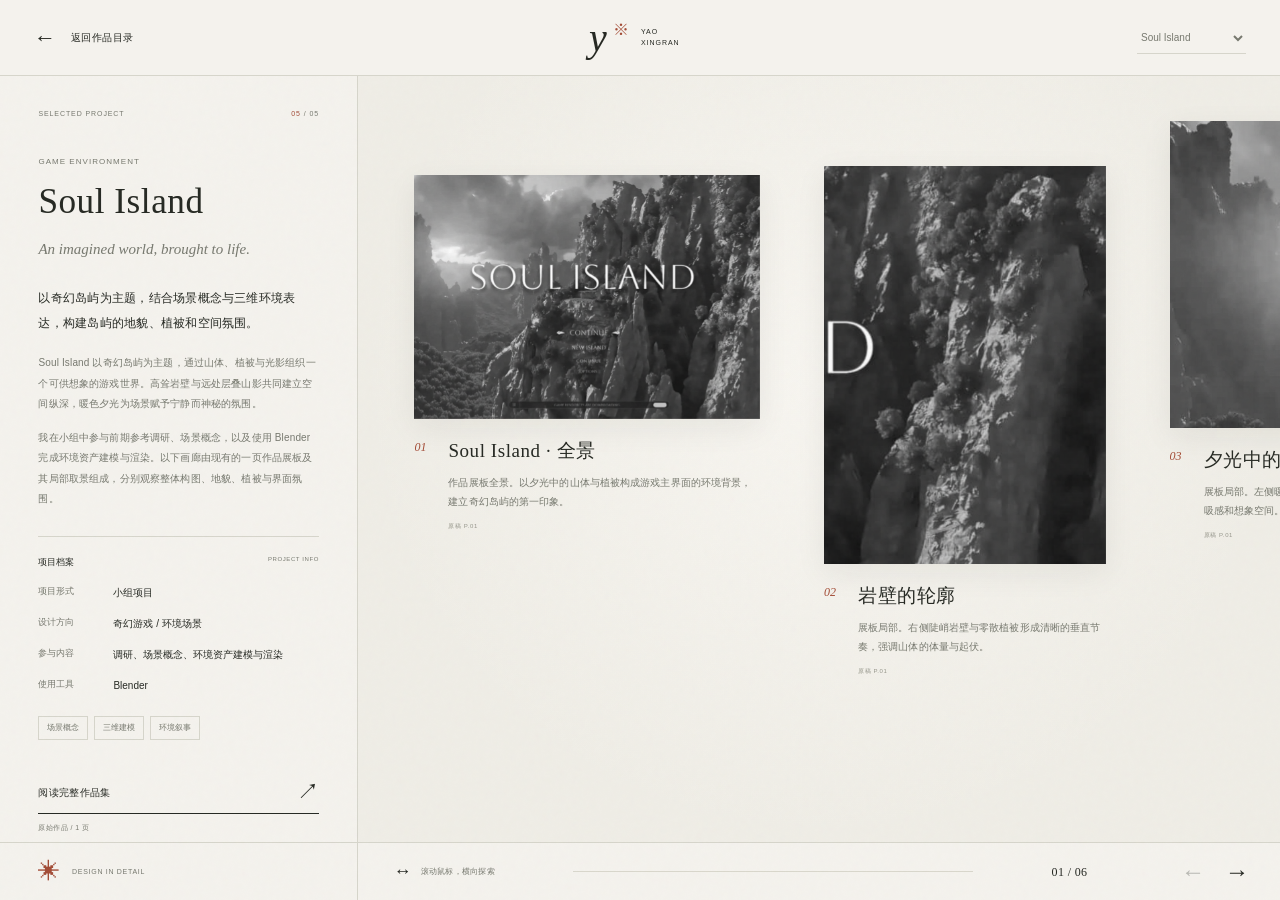
<file: project-soul.html>
<!doctype html>
<html lang="zh-CN">
<head>
  <meta charset="UTF-8">
  <meta name="viewport" content="width=device-width, initial-scale=1">
  <meta name="theme-color" content="#f4f2ed">
  <meta name="description" content="姚星冉的设计作品详情：中文项目介绍、基本信息与六幅精选画廊，探索完整设计过程。">
  <title>作品详情 · 姚星冉</title>
  <link rel="icon" href="[data-uri]" type="image/svg+xml">
<style>
.detail-fallback{height:calc(100vh - 76px);overflow:auto;padding:46px 8vw 80px;max-width:1000px;margin:auto}
.detail-fallback h1{font-family:Georgia,'Songti SC','SimSun',serif;font-size:clamp(27px,5vw,50px);font-weight:400;margin:16px 0 24px}
.detail-fallback p{color:#77796f;font-size:12px;line-height:2}
.detail-fallback ul{list-style:none;padding:0;margin:22px 0}
.detail-fallback li{border-bottom:1px solid #d6d5cb}
.detail-fallback a{display:block;padding:18px 0;font-size:16px;min-height:48px}
.detail-fallback:not([hidden])~.detail-footer{display:none}
:root{--paper:#f4f2ed;--ink:#262923;--muted:#77796f;--line:#d6d5cb;--accent:#a34c36;--serif:Georgia,'Times New Roman','Songti SC','SimSun',serif;--sans:'Helvetica Neue',Arial,'PingFang SC','Microsoft YaHei',sans-serif;--sidebar-width:clamp(295px,28vw,410px);--header-height:76px;--footer-height:58px}
*,*::before,*::after{box-sizing:border-box}html,body{height:100%;margin:0}html{scroll-behavior:smooth}body{background:var(--paper);color:var(--ink);font:400 14px/1.7 var(--sans);-webkit-font-smoothing:antialiased;overflow:hidden}body::after{content:'';position:fixed;inset:0;pointer-events:none;z-index:10;opacity:.023;background-image:url("data:image/svg+xml,%3Csvg viewBox='0 0 180 180' xmlns='http://www.w3.org/2000/svg'%3E%3Cfilter id='g'%3E%3CfeTurbulence type='fractalNoise' baseFrequency='.8' numOctaves='3' stitchTiles='stitch'/%3E%3C/filter%3E%3Crect width='100%25' height='100%25' filter='url(%23g)'/%3E%3C/svg%3E")}a{color:inherit;text-decoration:none}button,select{font:inherit;color:inherit}button{cursor:pointer;background:none;border:0;padding:0}button,a,select{-webkit-tap-highlight-color:transparent}button:disabled{opacity:.28;cursor:default}button:focus-visible,a:focus-visible,select:focus-visible,#detail-scroll:focus-visible{outline:2px solid var(--accent);outline-offset:5px}img{display:block;max-width:100%}h1,h2,p,figure,dl,dd{margin:0}[hidden]{display:none!important}::selection{background:#dbc6b6}.detail-sr-only{position:absolute;width:1px;height:1px;padding:0;margin:-1px;overflow:hidden;clip:rect(0,0,0,0);white-space:nowrap;border:0}.detail-skip{position:fixed;top:-70px;left:20px;z-index:100;background:var(--ink);color:var(--paper);padding:12px 18px}.detail-skip:focus{top:8px}
.detail-header{height:var(--header-height);padding:0 34px;border-bottom:1px solid var(--line);display:flex;align-items:center;justify-content:space-between;gap:25px;position:relative;z-index:12;background:var(--paper)}
.detail-back{display:flex;align-items:center;gap:14px;font-size:10px;letter-spacing:.05em;min-height:44px;white-space:nowrap}.detail-back>span{font-size:22px;line-height:1;transition:transform .25s}.detail-back:hover>span{transform:translateX(-4px)}
.detail-signature{position:absolute;left:50%;transform:translateX(-50%);display:flex;align-items:center;font-family:var(--serif);font-size:40px;font-style:italic;line-height:1;gap:6px}.detail-signature>span{font-size:16px;font-style:normal;color:var(--accent);align-self:flex-start;margin:4px 6px 0 0}.detail-signature small{font:7px/1.5 var(--sans);letter-spacing:.14em;max-width:50px;display:block}
.detail-menu-label{max-width:230px;min-width:0}.detail-menu-label select{display:block;background:transparent;border:0;border-bottom:1px solid var(--line);padding:9px 20px 9px 0;max-width:100%;font-size:10px;outline-offset:3px;cursor:pointer;color:var(--muted)}
.detail-page{display:grid;grid-template-columns:var(--sidebar-width) minmax(0,1fr);height:calc(100vh - var(--header-height) - var(--footer-height));height:calc(100dvh - var(--header-height) - var(--footer-height));min-width:0;position:relative}
.detail-sidebar{padding:32px clamp(24px,3vw,45px) 25px;min-width:0;overflow-y:auto;overscroll-behavior-y:contain;scrollbar-width:thin;scrollbar-color:#c9c9bc transparent;border-right:1px solid var(--line);position:relative;z-index:4;background:var(--paper)}
.detail-sidebar-top{display:flex;justify-content:space-between;align-items:center;gap:20px;font-size:7px;letter-spacing:.13em;color:var(--muted);line-height:1.8;margin-bottom:34px}.detail-sidebar-top b{font-weight:400;color:var(--accent);font-variant-numeric:tabular-nums}
.detail-category{font-size:8px;letter-spacing:.13em;color:var(--muted);line-height:1.7;margin-bottom:10px}
.detail-sidebar h1{font-family:'Songti SC','STSong','SimSun',var(--serif);font-weight:400;font-size:clamp(30px,2.75vw,43px);line-height:1.35;letter-spacing:.015em;text-wrap:balance;overflow-wrap:anywhere}
.detail-english{font-family:var(--serif);font-style:italic;font-size:15px;line-height:1.7;color:var(--muted);margin-top:11px}
.detail-summary{font-size:12px;line-height:2.05;letter-spacing:.02em;margin-top:24px}
.detail-introduction{margin-top:18px}.detail-introduction p{font-size:10px;line-height:2.05;color:var(--muted);letter-spacing:.015em;margin:0 0 13px}.detail-introduction p:last-child{margin-bottom:0}
.detail-facts-heading{display:flex;justify-content:space-between;gap:15px;border-top:1px solid var(--line);padding-top:18px;margin-top:26px;font-size:9px;line-height:1.6}.detail-facts-heading>span:last-child{font-size:6px;letter-spacing:.1em;color:var(--muted)}
.detail-facts{margin-top:14px;display:grid;grid-template-columns:65px minmax(0,1fr);column-gap:10px;row-gap:12px;font-size:10px;line-height:1.9}.detail-facts dt{color:var(--muted);font-size:9px}.detail-facts dd{min-width:0;overflow-wrap:anywhere}.detail-facts>div{grid-column:1/-1;display:grid;grid-template-columns:65px minmax(0,1fr);gap:10px}
.detail-tags{display:flex;flex-wrap:wrap;gap:6px;margin-top:21px}.detail-tags>span{border:1px solid var(--line);padding:5px 8px;font-size:8px;color:var(--muted);line-height:1.5}
.detail-reader-link{margin-top:29px}.detail-reader-link button{display:flex;align-items:center;justify-content:space-between;gap:20px;border-bottom:1px solid var(--ink);padding:12px 0 10px;min-height:44px;width:100%;font-size:10px;letter-spacing:.035em}.detail-reader-link button>span{font-size:22px;line-height:1;transition:transform .3s}.detail-reader-link button:hover>span{transform:translate(3px,-3px)}.detail-original-count{display:block;font-size:7px;letter-spacing:.06em;color:var(--muted);padding-top:8px}.detail-original-count b{font-weight:400}
.detail-sidebar-foot{font-family:'Songti SC','SimSun',serif;color:#939387;font-size:12px;line-height:1.9;letter-spacing:.04em;margin-top:32px}
.detail-scroll{height:100%;min-width:0;position:relative;overflow-x:auto;overflow-y:hidden;background:#efede6;background-image:radial-gradient(ellipse at 50% 40%,#f7f5f0 0%,rgba(247,245,240,0) 70%);overscroll-behavior-x:contain;touch-action:pan-x pan-y pinch-zoom;scrollbar-width:none;outline-offset:-4px;-webkit-overflow-scrolling:touch}.detail-scroll::-webkit-scrollbar{display:none}
.detail-gallery{height:100%;display:flex;align-items:flex-start;gap:clamp(40px,5vw,85px);width:max-content;min-width:100%;padding:0 105px 0 56px;position:relative}
.detail-card{margin:0;flex:0 0 auto;width:clamp(280px,27vw,390px);min-width:0;position:relative;align-self:flex-start}
.detail-card:nth-child(1){margin-top:clamp(40px,11vh,110px)}
.detail-card:nth-child(2){margin-top:clamp(115px,29vh,280px)}
.detail-card:nth-child(3){margin-top:clamp(25px,5vh,55px)}
.detail-card:nth-child(4){margin-top:clamp(95px,22vh,220px)}
.detail-card:nth-child(5){margin-top:clamp(45px,12vh,125px)}
.detail-card:nth-child(6){margin-top:clamp(100px,27vh,270px)}
.detail-card--portrait{width:clamp(255px,22vw,320px)}
.detail-card--square{width:clamp(270px,24vw,350px)}
.detail-card--portrait:nth-child(6){margin-top:clamp(55px,15vh,150px)}
.detail-image{width:100%;display:block;position:relative;overflow:hidden;background:#e2dfd6;aspect-ratio:1.414;box-shadow:0 9px 30px rgba(33,32,26,.065);outline-offset:5px;isolation:isolate}
.detail-card--portrait .detail-image{aspect-ratio:.707}
.detail-card--square .detail-image{aspect-ratio:1}
.detail-image img{width:100%;height:100%;object-fit:cover;filter:grayscale(1);transform:translate3d(var(--parallax-x,0px),var(--parallax-y,0px),0) scale(var(--crop-scale,1));transition:filter .7s ease,transform .65s cubic-bezier(.2,.7,.2,1);will-change:transform}
.detail-image::after{content:'↗';display:grid;place-items:center;position:absolute;bottom:12px;right:12px;width:32px;height:32px;background:rgba(244,242,237,.94);font-size:23px;line-height:1;opacity:0;transform:translate(-3px,3px);transition:opacity .3s,transform .3s;pointer-events:none;z-index:2}
.detail-image:hover img,.detail-image:focus-visible img{filter:grayscale(0);transform:translate3d(var(--parallax-x,0px),var(--parallax-y,0px),0) scale(calc(var(--crop-scale,1) * 1.05))}
.detail-image:hover::after,.detail-image:focus-visible::after{opacity:1;transform:none}
.detail-card-copy{position:relative;padding:18px 0 0 34px;max-width:100%;min-height:103px}
.detail-card-index{position:absolute;left:0;top:19px;font-family:var(--serif);font-style:italic;font-size:12px;color:var(--accent);line-height:1.5}
.detail-card-title{font-family:'Songti SC','SimSun',serif;font-size:19px;font-weight:400;line-height:1.5;letter-spacing:.03em;margin:0 0 7px}
.detail-card-caption{font-size:10px;line-height:1.95;color:var(--muted);letter-spacing:.01em;text-wrap:pretty}
.detail-card-page{display:block;font-size:6px;line-height:1.7;letter-spacing:.1em;color:#95958a;margin-top:9px}
.detail-footer{height:var(--footer-height);display:flex;border-top:1px solid var(--line);position:relative;z-index:8;background:var(--paper);align-items:stretch}
.detail-footer-label{display:flex;align-items:center;gap:11px;width:var(--sidebar-width);flex:0 0 var(--sidebar-width);padding:0 clamp(24px,3vw,45px);font-size:7px;letter-spacing:.1em;border-right:1px solid var(--line);color:var(--muted)}.detail-spark{font-size:22px;color:var(--accent);line-height:1}
.detail-gallery-controls{display:flex;align-items:center;justify-content:space-between;gap:22px;flex:1;min-width:0;padding:0 25px 0 35px}
.detail-scroll-note{display:flex;gap:9px;align-items:center;white-space:nowrap;font-size:8px;color:var(--muted);letter-spacing:.03em}.detail-scroll-note>span:first-child{font-size:18px;color:var(--ink)}.detail-mobile-note{display:none}
.detail-progress{height:1px;position:relative;background:#d9d7cc;flex:1;max-width:400px;min-width:30px}.detail-progress>span{display:block;width:100%;height:2px;background:var(--accent);transform:scaleX(0);transform-origin:left}
.detail-position{font-family:var(--serif);font-size:12px;letter-spacing:.03em;line-height:1;white-space:nowrap;min-width:45px;font-variant-numeric:tabular-nums}
.detail-navigation{display:flex;align-items:center;gap:8px}.detail-navigation>button{display:grid;place-items:center;width:36px;height:40px;font-size:24px;line-height:1;transition:color .2s}.detail-navigation>button:hover{color:var(--accent)}
.detail-error{padding:clamp(70px,12vh,150px) 8vw;max-width:1100px;min-height:calc(100dvh - 134px)}.detail-error>span{font-size:9px;letter-spacing:.15em;color:var(--muted)}.detail-error h1{font-family:'Songti SC','SimSun',serif;font-size:clamp(26px,4vw,50px);font-weight:400;line-height:1.5;margin:25px 0 14px}.detail-error p{font-size:12px;color:var(--muted)}.detail-error a{display:inline-flex;align-items:center;gap:40px;font-size:11px;min-height:44px;margin-top:25px;border-bottom:1px solid var(--ink)}.detail-error a span{font-size:22px}
.detail-status:empty{display:none}.detail-status{position:fixed;bottom:75px;left:50%;transform:translateX(-50%);z-index:20;background:var(--ink);color:var(--paper);padding:10px 18px;font-size:11px;max-width:85vw}.detail-no-script{padding:40px}.detail-no-script a{text-decoration:underline}
@media(min-width:761px) and (max-height:760px){:root{--header-height:65px;--footer-height:51px}.detail-sidebar{padding-top:22px}.detail-sidebar-top{margin-bottom:22px}.detail-sidebar h1{font-size:32px}.detail-summary{font-size:11px;margin-top:18px}.detail-introduction p{font-size:9px}.detail-gallery{gap:45px;padding-inline:40px 75px}.detail-card{width:clamp(260px,24vw,330px)}.detail-card--portrait{width:clamp(205px,18vw,245px)}.detail-card--square{width:clamp(225px,21vw,290px)}.detail-card:nth-child(1){margin-top:7vh}.detail-card:nth-child(2){margin-top:23vh}.detail-card:nth-child(3){margin-top:3vh}.detail-card:nth-child(4){margin-top:17vh}.detail-card:nth-child(5){margin-top:8vh}.detail-card:nth-child(6){margin-top:20vh}.detail-card-copy{padding-top:13px;min-height:92px}.detail-card-index{top:14px}.detail-card-title{font-size:17px}.detail-card-caption{font-size:9px;line-height:1.85}.detail-card-page{margin-top:6px}}
@media(max-width:1050px) and (min-width:761px){:root{--sidebar-width:280px}.detail-header{padding-inline:24px}.detail-sidebar{padding-inline:24px}.detail-footer-label{padding-inline:24px}.detail-gallery-controls{gap:14px;padding-inline:22px}.detail-scroll-note{font-size:7px}.detail-progress{max-width:170px}.detail-gallery{padding-left:35px;gap:40px}.detail-card{width:310px}.detail-card--portrait{width:255px}.detail-card--square{width:280px}.detail-sidebar h1{font-size:32px}.detail-menu-label{max-width:170px}.detail-menu-label select{font-size:9px}}
@media(min-width:761px) and (max-height:620px){.detail-card{width:270px}.detail-card--portrait{width:190px}.detail-card--square{width:230px}.detail-card:nth-child(2){margin-top:17vh}.detail-card:nth-child(4){margin-top:13vh}.detail-card:nth-child(6){margin-top:15vh}.detail-card-title{font-size:15px}.detail-card-copy{min-height:90px}}
@media(max-width:760px),(max-width:1050px) and (max-height:500px){:root{--header-height:68px;--footer-height:62px;--sidebar-width:100%}html,body{height:auto;min-height:100%;overflow:visible}html{scroll-padding-top:83px}body{padding-bottom:65px}.detail-header{height:68px;padding:0 20px;position:sticky;top:0;gap:12px}.detail-back{font-size:9px;gap:9px}.detail-back>span{font-size:21px}.detail-signature{position:static;transform:none;font-size:31px;gap:3px;margin-left:auto}.detail-signature>span{font-size:12px;margin-right:0}.detail-signature small{display:none}.detail-menu-label{max-width:145px}.detail-menu-label select{font-size:8px;padding-right:10px}.detail-page{display:block;height:auto;min-height:0}.detail-sidebar{padding:32px 25px 30px;border-right:0;border-bottom:1px solid var(--line);overflow:visible}.detail-sidebar-top{font-size:7px;margin-bottom:28px}.detail-category{font-size:7px}.detail-sidebar h1{font-size:36px;letter-spacing:.025em;max-width:100%}.detail-english{font-size:16px;margin-top:9px}.detail-summary{font-size:12px;line-height:2;max-width:560px;margin-top:22px}.detail-introduction{margin-top:15px;max-width:560px}.detail-introduction p{font-size:11px;line-height:2.1;margin-bottom:11px}.detail-facts-heading{margin-top:25px;max-width:560px}.detail-facts{font-size:11px;grid-template-columns:75px minmax(0,1fr);gap:12px 15px;max-width:560px}.detail-facts>div{grid-template-columns:75px minmax(0,1fr);gap:15px}.detail-facts dt{font-size:10px}.detail-tags{gap:7px;margin-top:20px}.detail-tags>span{font-size:9px;padding:5px 8px}.detail-reader-link{max-width:340px;margin-top:23px}.detail-reader-link button{font-size:11px}.detail-original-count{font-size:8px}.detail-sidebar-foot{display:none}.detail-scroll{height:auto;overflow:visible;background:#efede6;touch-action:pan-y pinch-zoom;outline-offset:-4px}.detail-gallery{display:block;min-width:0;width:100%;height:auto;padding:36px 25px 42px}.detail-card,.detail-card--portrait,.detail-card--square{width:100%;max-width:540px;margin:0 auto 38px!important}.detail-card:nth-child(even){width:88%;margin-left:auto!important;margin-right:0!important}.detail-card--portrait{width:85%;max-width:340px;margin-left:0!important}.detail-card:last-child{margin-bottom:0!important}.detail-image{aspect-ratio:1.414}.detail-card--portrait .detail-image{aspect-ratio:.707}.detail-card--square .detail-image{aspect-ratio:1}.detail-image img{filter:none;will-change:auto;transform:scale(var(--crop-scale,1))}.detail-image::after{opacity:1;transform:none;bottom:9px;right:9px;width:29px;height:29px;font-size:20px}.detail-card-copy{padding:16px 0 0 29px;min-height:0}.detail-card-index{top:17px;font-size:11px}.detail-card-title{font-size:21px}.detail-card-caption{font-size:11px;line-height:1.95}.detail-card-page{font-size:7px;margin-top:9px}.detail-footer{position:fixed;left:0;right:0;bottom:0;z-index:9;height:62px;box-shadow:0 -3px 18px rgba(25,25,20,.025)}.detail-footer-label{display:none}.detail-gallery-controls{padding-inline:19px;gap:13px}.detail-scroll-note{font-size:7px;gap:7px}.detail-desktop-note{display:none}.detail-mobile-note{display:inline}.detail-progress{max-width:none;min-width:15px}.detail-position{font-size:11px;min-width:42px}.detail-navigation{gap:2px}.detail-navigation>button{width:31px;height:44px;font-size:21px}.detail-error{min-height:70vh;padding:70px 25px}.detail-status{bottom:78px;white-space:normal;width:max-content;max-width:88vw}.detail-error h1{font-size:27px}.detail-error p{font-size:11px}.detail-error a{font-size:10px}}
@media(max-width:360px){.detail-header{padding-inline:16px;gap:10px}.detail-back{font-size:8px;gap:7px}.detail-menu-label{max-width:120px}.detail-sidebar,.detail-gallery{padding-inline:21px}.detail-sidebar h1{font-size:32px}.detail-menu-label select{font-size:7px}.detail-scroll-note{font-size:6px}.detail-gallery-controls{padding-inline:14px;gap:10px}.detail-navigation>button{width:27px}.detail-signature{font-size:28px}}
.detail-mobile-gallery-link{display:none}
.detail-image.has-image-error::before{content:'预览暂未载入 · 点击查看原稿';position:absolute;inset:0;display:grid;place-items:center;padding:20px;font-size:11px;color:var(--muted);z-index:1}
@media(max-width:760px),(max-width:1050px) and (max-height:500px){.detail-mobile-gallery-link{display:inline-flex;align-items:center;gap:35px;font-size:10px;min-height:44px;border-bottom:1px solid var(--line);margin-top:10px}.detail-mobile-gallery-link span{font-size:20px}.detail-scroll{height:clamp(440px,74svh,640px);overflow-x:auto;overflow-y:hidden;touch-action:pan-x pan-y pinch-zoom}.detail-gallery{display:flex;align-items:flex-start;width:max-content;min-width:100%;height:100%;gap:32px;padding:0 35px 0 25px}.detail-gallery .detail-card{width:min(78vw,330px);max-width:none;margin:0!important;flex:none;align-self:flex-start}.detail-gallery .detail-card--portrait{width:min(64vw,255px)}.detail-gallery .detail-card--square{width:min(74vw,315px)}.detail-gallery .detail-card:nth-child(1){margin-top:7vh!important}.detail-gallery .detail-card:nth-child(2){margin-top:20vh!important}.detail-gallery .detail-card:nth-child(3){margin-top:3vh!important}.detail-gallery .detail-card:nth-child(4){margin-top:15vh!important}.detail-gallery .detail-card:nth-child(5){margin-top:8vh!important}.detail-gallery .detail-card:nth-child(6){margin-top:18vh!important}.detail-gallery .detail-card-copy{min-height:0}.detail-gallery .detail-card-title{font-size:19px}.detail-gallery .detail-card-caption{font-size:10px;line-height:1.9}}
@media(max-width:760px) and (max-height:650px),(max-width:1050px) and (max-height:500px){.detail-gallery .detail-card{width:260px}.detail-gallery .detail-card--portrait{width:190px}.detail-gallery .detail-card--square{width:225px}.detail-gallery .detail-card:nth-child(2){margin-top:16vh!important}.detail-gallery .detail-card:nth-child(4){margin-top:12vh!important}.detail-gallery .detail-card:nth-child(6){margin-top:14vh!important}.detail-gallery .detail-card-title{font-size:16px}.detail-gallery .detail-card-caption{font-size:9px}}
@media(min-width:761px){.detail-card--portrait:nth-child(even){margin-top:clamp(35px,10vh,110px)}}
@media(max-width:760px),(max-width:1050px) and (max-height:500px){.detail-gallery .detail-card--portrait:nth-child(even){margin-top:3vh!important}}
@media(hover:none),(pointer:coarse){.detail-image img{filter:none}.detail-image:hover img{transform:scale(var(--crop-scale,1))}.detail-image::after{opacity:1;transform:none}}
@media(prefers-reduced-motion:reduce){html{scroll-behavior:auto}*,*::before,*::after{transition:none!important;animation:none!important}.detail-image img{will-change:auto}.detail-image:hover img,.detail-image:focus-visible img{transform:scale(var(--crop-scale,1))}}

.pr-reader {
  --pr-paper: #f4f2ed;
  --pr-ink: #20221f;
  --pr-line: #deddd6;
  --pr-muted: #777970;
  --pr-zoom-width: 1600px;
  position: fixed;
  inset: 0;
  width: 100%;
  max-width: none;
  height: 100vh;
  height: 100dvh;
  max-height: none;
  margin: 0;
  padding: 0;
  border: 0;
  border-radius: 0;
  color: var(--pr-ink);
  background: var(--pr-paper);
  font: 14px/1.6 Arial, "PingFang SC", "Microsoft YaHei", sans-serif;
  overflow: hidden;
  overscroll-behavior: contain;
  color-scheme: light;
}

.pr-reader[open] { display: flex; flex-direction: column; }
.pr-reader::backdrop { background: rgb(32 34 31 / 40%); backdrop-filter: blur(5px); }
.pr-reader *, .pr-reader *::before, .pr-reader *::after { box-sizing: border-box; }
.pr-reader p, .pr-reader h2, .pr-reader figure, .pr-reader ol, .pr-reader ul { margin: 0; }
.pr-reader button, .pr-reader select { font: inherit; color: inherit; }
.pr-reader button { cursor: pointer; -webkit-tap-highlight-color: transparent; }
.pr-reader button:disabled { cursor: default; color: #a4a59d; }
.pr-reader button:focus-visible, .pr-reader select:focus-visible, .pr-reader__viewport:focus-visible { outline: 2px solid var(--pr-ink); outline-offset: -3px; }
.pr-reader [hidden] { display: none !important; }

.pr-reader__header {
  flex: 0 0 auto;
  display: flex;
  align-items: center;
  justify-content: space-between;
  gap: 24px;
  min-height: 110px;
  padding: 23px 40px 21px;
  border-bottom: 1px solid var(--pr-line);
}
.pr-reader__identity { min-width: 0; }
.pr-reader__eyebrow { color: var(--pr-muted); font-size: 10px; line-height: 1.4; letter-spacing: .14em; }
.pr-reader__eyebrow span { margin: 0 9px; color: #b4b5ad; }
.pr-reader__title { margin-top: 6px !important; font-family: Georgia, "Songti SC", SimSun, serif; font-size: clamp(21px, 2.1vw, 30px); font-weight: 400; line-height: 1.3; overflow-wrap: anywhere; }
.pr-reader__header-actions { display: flex; align-items: center; gap: 36px; flex: 0 0 auto; }
.pr-reader__count { white-space: nowrap; font-size: 12px; letter-spacing: .08em; font-variant-numeric: tabular-nums; }
.pr-reader__close { display: inline-flex; align-items: center; justify-content: center; gap: 16px; min-height: 44px; padding: 0 0 0 23px; border: 0; border-left: 1px solid var(--pr-line); background: transparent; font-size: 12px !important; }
.pr-reader__cross { display: inline-block; width: 26px; font: 300 31px/1 Arial, sans-serif; transition: transform .25s ease; }
.pr-reader__close:hover .pr-reader__cross { transform: rotate(90deg); }

.pr-reader__toolbar { flex: 0 0 auto; display: flex; align-items: center; justify-content: space-between; min-height: 58px; padding: 5px 40px 5px 214px; border-bottom: 1px solid var(--pr-line); background: var(--pr-paper); }
.pr-reader__page-controls { display: flex; align-items: center; gap: 27px; }
.pr-reader__previous, .pr-reader__next, .pr-reader__zoom { display: inline-flex; align-items: center; justify-content: center; gap: 12px; min-height: 44px; padding: 0; border: 0; background: transparent; font-size: 11px !important; }
.pr-reader__previous:not(:disabled):hover, .pr-reader__next:not(:disabled):hover, .pr-reader__zoom:not(:disabled):hover { color: #72756a; }
.pr-reader__previous > span:first-child, .pr-reader__next > span:last-child { font-size: 20px; line-height: 1; }
.pr-reader__zoom-icon { display: inline-flex; align-items: center; justify-content: center; width: 19px; height: 19px; border: 1px solid currentColor; border-radius: 50%; font-size: 15px; line-height: 1; }
.pr-reader__mobile-pages { display: none; }

.pr-reader__layout { display: grid; grid-template-columns: 174px minmax(0, 1fr); flex: 1 1 auto; min-height: 0; }
.pr-reader__sidebar { min-height: 0; padding: 29px 31px 32px 40px; border-right: 1px solid var(--pr-line); overflow-y: auto; scrollbar-width: thin; scrollbar-color: #c7c9be transparent; }
.pr-reader__sidebar-label { display: flex; flex-direction: column; gap: 1px; color: var(--pr-muted); font-size: 9px; letter-spacing: .12em; }
.pr-reader__sidebar-label span { font-size: 10px; letter-spacing: .04em; }
.pr-reader__page-list { display: grid; gap: 2px; margin-top: 22px !important; padding: 0; list-style: none; }
.pr-reader__page-link { position: relative; width: 100%; min-height: 44px; padding: 8px 12px 8px 0; border: 0; border-bottom: 1px solid transparent; background: transparent; text-align: left; color: #8b8d83 !important; font-size: 12px !important; font-variant-numeric: tabular-nums; transition: color .2s, border-color .2s; }
.pr-reader__page-link::after { content: ""; position: absolute; top: 50%; right: 1px; width: 14px; height: 1px; background: currentColor; opacity: 0; transform: translateX(-5px); transition: opacity .2s, transform .2s; }
.pr-reader__page-link:hover, .pr-reader__page-link.is-current { color: var(--pr-ink) !important; border-bottom-color: var(--pr-line); }
.pr-reader__page-link.is-current::after { opacity: 1; transform: none; }
.pr-reader__sidebar-note { margin-top: 34px !important; color: #929489; font-size: 10px; line-height: 1.9; }

.pr-reader__viewport { position: relative; min-width: 0; min-height: 0; padding: 31px 40px 64px; overflow: auto; overscroll-behavior: contain; touch-action: pan-x pan-y pinch-zoom; -webkit-overflow-scrolling: touch; scrollbar-width: thin; scrollbar-color: #c1c3b7 #eeece5; }
.pr-reader__pages { width: 100%; max-width: 1240px; margin: 0 auto; }
.pr-reader.is-zoomed .pr-reader__pages { width: var(--pr-zoom-width); max-width: none; }
.pr-reader__intro { max-width: 780px; margin: 0 0 36px; padding: 0 0 29px; border-bottom: 1px solid var(--pr-line); }
.pr-reader__intro-kicker { color: var(--pr-muted); font-size: 10px; letter-spacing: .06em; }
.pr-reader__summary { margin-top: 12px !important; font-size: 13px; line-height: 1.95; text-wrap: pretty; }
.pr-reader__role { display: flex; gap: 15px; margin-top: 13px !important; color: #55584e; font-size: 11px; }
.pr-reader__role > span { flex: 0 0 auto; color: #888b80; }
.pr-reader__tags { display: flex; flex-wrap: wrap; gap: 5px 15px; margin-top: 14px !important; padding: 0; color: #777a6e; font-size: 10px; list-style: none; }
.pr-reader__tags li::before { content: "/"; margin-right: 7px; color: #aaa99f; }
.pr-reader__page { margin-bottom: 31px; }
.pr-reader__page-caption { display: flex; justify-content: space-between; gap: 20px; margin-bottom: 9px; color: #87897e; font-size: 9px; letter-spacing: .1em; font-variant-numeric: tabular-nums; }
.pr-reader__sheet { position: relative; width: 100%; background: #fffefa; box-shadow: 0 1px 5px rgb(32 34 31 / 4%); }
.pr-reader__image { display: block; width: 100%; height: 100%; object-fit: contain; background: #fffefa; }
.pr-reader__image-error { position: absolute; inset: 0; display: flex; flex-direction: column; align-items: center; justify-content: center; gap: 18px; padding: 24px; background: #eeece4; color: #686b60; font-size: 12px; }
.pr-reader__retry { min-height: 44px; padding: 8px 18px; border: 1px solid #bfc2b5; border-radius: 2px; background: transparent; color: var(--pr-ink); font-size: 11px !important; }
.pr-reader__retry:hover { background: #e2e2d8; border-color: #9ca18e; }
.pr-reader__message { display: flex; flex-direction: column; align-items: flex-start; gap: 20px; min-height: 210px; max-width: 700px; padding: 44px 0; color: var(--pr-muted); font-size: 12px; }
.pr-reader__message.is-error { color: #6c5348; }
.pr-reader__loading-line { position: relative; display: block; width: 108px; height: 1px; overflow: hidden; background: var(--pr-line); }
.pr-reader__loading-line::after { content: ""; position: absolute; inset: 0; width: 40%; background: var(--pr-ink); animation: pr-reader-loading 1.3s ease-in-out infinite; }
.pr-reader__sr-only { position: absolute; width: 1px; height: 1px; padding: 0; margin: -1px; overflow: hidden; clip-path: inset(50%); white-space: nowrap; border: 0; }
@keyframes pr-reader-loading { 0% { transform: translateX(-100%); } 100% { transform: translateX(350%); } }

@media (min-width: 1800px) {
  .pr-reader__header { padding-inline: 54px; }
  .pr-reader__toolbar { padding-right: 54px; }
  .pr-reader__viewport { padding-inline: 60px; }
}

@media (max-width: 800px) {
  .pr-reader__header { min-height: 101px; padding: 20px 22px 18px; gap: 14px; }
  .pr-reader__eyebrow { font-size: 8px; letter-spacing: .09em; }
  .pr-reader__eyebrow span { margin-inline: 5px; }
  .pr-reader__title { margin-top: 7px !important; font-size: 22px; }
  .pr-reader__header-actions { gap: 16px; }
  .pr-reader__count { font-size: 10px; }
  .pr-reader__close { gap: 5px; padding-left: 13px; }
  .pr-reader__close > span:first-child { display: none; }
  .pr-reader__cross { width: 29px; font-size: 32px; }
  .pr-reader__toolbar { min-height: 57px; padding: 4px 22px; gap: 16px; }
  .pr-reader__page-controls { gap: 15px; }
  .pr-reader__previous, .pr-reader__next { min-width: 30px; }
  .pr-reader__previous > span:last-child, .pr-reader__next > span:first-child { display: none; }
  .pr-reader__mobile-pages { display: block; }
  .pr-reader__mobile-pages select { min-width: 78px; min-height: 44px; padding: 5px 20px 5px 7px; border: 0; border-radius: 0; background: transparent; font-size: 11px; font-variant-numeric: tabular-nums; }
  .pr-reader__zoom { gap: 7px; font-size: 10px !important; }
  .pr-reader__layout { grid-template-columns: minmax(0, 1fr); }
  .pr-reader__sidebar { display: none; }
  .pr-reader__viewport { padding: 24px 18px 48px; }
  .pr-reader__intro { margin-bottom: 27px; padding-bottom: 22px; }
  .pr-reader__intro-kicker { font-size: 9px; }
  .pr-reader__summary { font-size: 12px; line-height: 1.9; }
  .pr-reader__role { font-size: 10px; }
  .pr-reader__tags { gap: 5px 12px; font-size: 9px; }
  .pr-reader__page { margin-bottom: 23px; }
  .pr-reader__page-caption { font-size: 8px; }
  .pr-reader__message { min-height: 180px; padding-top: 30px; }
}

@media (max-width: 400px) {
  .pr-reader__header { padding-inline: 16px; }
  .pr-reader__header-actions { gap: 7px; }
  .pr-reader__title { font-size: 20px; }
  .pr-reader__toolbar { padding-inline: 16px; }
  .pr-reader__page-controls { gap: 8px; }
  .pr-reader__zoom { gap: 5px; }
  .pr-reader__viewport { padding-inline: 12px; }
}

@media (prefers-reduced-motion: reduce) {
  .pr-reader *, .pr-reader *::before, .pr-reader *::after { animation: none !important; transition: none !important; scroll-behavior: auto !important; }
  .pr-reader__loading-line::after { transform: none; width: 100%; }
}
</style>
</head>
<body class="detail-body" data-project-id="soul">
  <a class="detail-skip" href="#detail-scroll">跳至作品画廊</a>
  <header class="detail-header">
    <a class="detail-back" href="index.html#works"><span aria-hidden="true">←</span> 返回作品目录</a>
    <a class="detail-signature" href="index.html" aria-label="姚星冉，返回首页">y<span aria-hidden="true">※</span><small>YAO XINGRAN</small></a>
    <label class="detail-menu-label"><span class="detail-sr-only">切换作品</span><select id="detail-menu" aria-label="切换作品"><option>正在加载作品</option></select></label>
  </header>

  <section class="detail-fallback" id="detail-fallback" aria-label="作品 PDF 原稿">
    <p>作品原稿</p>
    <h1>姚星冉 · 设计作品集</h1>
    <p>可直接阅读以下作品的完整 PDF：</p>
    <ul><li><a href="assets/pdfs/shanhai.pdf">乐游 · 山海之上 ↗</a></li><li><a href="assets/pdfs/wearloop.pdf">WearLoop ↗</a></li><li><a href="assets/pdfs/fulift.pdf">FULIFT · 扶起 ↗</a></li><li><a href="assets/pdfs/living-hive.pdf">Living Hive ↗</a></li><li><a href="assets/pdfs/soul-island.pdf">Soul Island ↗</a></li></ul>
  </section>
  <main class="detail-page" id="detail-page" hidden>
    <aside class="detail-sidebar" aria-label="中文作品介绍与基本信息">
      <div class="detail-sidebar-top"><span>SELECTED PROJECT</span><span><b id="project-number">01</b> / 05</span></div>
      <p class="detail-category" id="project-category"></p>
      <h1 id="project-title"></h1>
      <p class="detail-english" id="project-english"></p>
      <p class="detail-summary" id="project-summary"></p>
      <a class="detail-mobile-gallery-link" href="#detail-scroll">浏览精选画廊 <span aria-hidden="true">↘</span></a>
      <div class="detail-introduction" id="project-introduction"></div>
      <div class="detail-facts-heading"><span>项目档案</span><span>PROJECT INFO</span></div>
      <dl class="detail-facts" id="project-facts"></dl>
      <div class="detail-tags" id="project-tags" aria-label="设计关键词"></div>
      <div class="detail-reader-link"><button type="button" id="project-full-reader">阅读完整作品集 <span aria-hidden="true">↗</span></button><span class="detail-original-count">原始作品 / <b id="project-page-count"></b> 页</span></div>
      <p class="detail-sidebar-foot">项目研究、方案设计<br>与成果展示。</p>
    </aside>

    <div class="detail-scroll" id="detail-scroll" tabindex="0" role="region" aria-label="精选作品横向画廊，可使用鼠标滚轮、触控或方向键浏览">
      <div class="detail-gallery" id="project-gallery"></div>
    </div>
  </main>

  <section class="detail-error" id="detail-error" hidden aria-labelledby="detail-error-title"><span>PROJECT NOT FOUND</span><h1 id="detail-error-title">暂未找到该作品</h1><p>请回到作品目录，选择需要浏览的项目。</p><a href="index.html#works">返回作品目录 <span aria-hidden="true">↗</span></a></section>
  <p class="detail-status" id="detail-status" role="status" aria-live="polite"></p>
  <footer class="detail-footer">
    <div class="detail-footer-label"><span class="detail-spark" aria-hidden="true">✳</span><span>DESIGN IN DETAIL</span></div>
    <div class="detail-gallery-controls"><span class="detail-scroll-note"><span aria-hidden="true">↔</span><span class="detail-desktop-note">滚动鼠标，横向探索</span><span class="detail-mobile-note">左右滑动，展开细节</span></span><div class="detail-progress" id="detail-progress" aria-hidden="true"><span></span></div><span class="detail-position" id="detail-position">01 / 06</span><div class="detail-navigation"><button type="button" id="detail-prev" aria-label="上一张作品卡片">←</button><button type="button" id="detail-next" aria-label="下一张作品卡片">→</button></div></div>
  </footer>
  <noscript><style>.detail-footer,.detail-status{display:none}body{overflow:auto}</style></noscript>
<script>window.PortfolioProjects = Object.freeze({"shanhai":{"id":"shanhai","title":"乐游 · 山海之上","english":"Wanderjoy · Beyond Mountains & Seas","category":"UI / UX DESIGN","summary":"以《山海经》为文化起点，将神兽图鉴、探索地图与互动内容连接起来，让古老叙事成为可以探索的数字体验。","role":"小组项目 · 参与用户调研、页面草图与吉祥物形象设计。","tags":["文化叙事","用户体验","IP 设计"],"cover":"assets/fast/shanhai/cover.jpg","pdf":"assets/pdfs/shanhai.pdf","pageCount":19,"introduction":["如何让古老神话成为年轻人愿意主动探索的内容？乐游 · 山海之上以《山海经》为起点，将神兽图鉴、地图探索、故事与社区连接起来，构想一个兼具文化阅读与互动趣味的移动应用。","设计从用户需求与内容偏好出发，以山川、祥云和柔和的传统色建立视觉语言。我在小组中参与用户调研、页面草图及吉祥物形象设计，让文化信息以更亲近的方式进入界面。"],"facts":[{"label":"项目形式","value":"小组项目"},{"label":"设计方向","value":"文化传播 / 移动应用"},{"label":"参与内容","value":"用户调研、页面草图、吉祥物设计"},{"label":"项目呈现","value":"视觉规范与界面原型"}],"gallery":[{"src":"assets/fast/shanhai/gallery-page-08.jpg","title":"山海之间的视觉语言","caption":"以山川、祥云构成标识，结合白泽形象「泽泽」、传统色与统一图标，建立应用的视觉基调。","page":8,"shape":"wide","position":"50% 50%","scale":1},{"src":"assets/fast/shanhai/gallery-page-12.jpg","title":"从一张地图进入神话","caption":"启动、登录、地图与事件触发页面串联探索路径，让故事随用户在山海间的行进逐步展开。","page":12,"shape":"wide","position":"50% 50%","scale":1},{"src":"assets/fast/shanhai/gallery-page-13.jpg","title":"图鉴、发现与分享","caption":"将神兽插画与内容卡片结合，呈现图鉴、商店、发现及帖子详情等高保真界面。","page":13,"shape":"wide","position":"50% 50%","scale":1},{"src":"assets/fast/shanhai/gallery-page-14.jpg","title":"留下自己的山海足迹","caption":"发布、个人资料、成就勋章与设置页面延续同一视觉体系，承接探索后的表达与收藏。","page":14,"shape":"wide","position":"50% 50%","scale":1},{"src":"assets/fast/shanhai/gallery-page-15.jpg","title":"让古老叙事成为数字体验","caption":"通过多设备样机展示图鉴与神兽内容的阅读氛围，呈现原型的整体视觉效果。","page":15,"shape":"square","position":"50% 50%","scale":1},{"src":"assets/fast/shanhai/gallery-page-19.jpg","title":"从功能到完整界面","caption":"竖向展板汇集功能设计、页面展示与应用样机，呈现各模块之间一致的色彩和版式语言。","page":19,"shape":"portrait","position":"50% 50%","scale":1}],"detailUrl":"project-shanhai.html","pdfBytes":8846314},"wearloop":{"id":"wearloop","title":"WearLoop","english":"A second life for what we wear.","category":"UI / SERVICE DESIGN","summary":"连接旧衣捐赠者、手工创作者与消费者，探索从旧衣回收、情感再造到再生消费的可持续循环。","role":"小组项目 · 参与需求梳理，使用 Figma 完成界面设计及作品集排版。","tags":["可持续设计","循环回收","界面设计"],"cover":"assets/fast/wearloop/cover.jpg","pdf":"assets/pdfs/wearloop.pdf","pageCount":9,"introduction":["旧衣服除了被闲置，还能承载怎样的新价值？WearLoop 构想一个连接捐赠者、手工创作者与消费者的平台，将衣物回收、升级再造、商品浏览与情感定制组织成可理解的服务循环。","界面以淡紫与暖黄色建立轻盈、友好的视觉感受，通过清晰分类、创作者信息和流程反馈呈现手工再造的价值。我在小组中参与需求梳理，使用 Figma 完成界面设计及整套作品集排版。"],"facts":[{"label":"项目形式","value":"小组项目"},{"label":"设计方向","value":"可持续时尚 / 服务设计"},{"label":"参与内容","value":"需求梳理、界面设计、作品集排版"},{"label":"使用工具","value":"Figma"}],"gallery":[{"src":"assets/fast/wearloop/gallery-page-02.jpg","title":"赋予旧衣新的生命","caption":"项目概览以手机样机呈现平台愿景，连接衣物捐赠、手工再造与可持续消费。","page":2,"shape":"wide","position":"50% 50%","scale":1},{"src":"assets/fast/wearloop/gallery-page-05.jpg","title":"轻松开始一段循环","caption":"从注册、验证码到身份与兴趣选择，用连续的高保真页面梳理首次进入应用的体验。","page":5,"shape":"wide","position":"50% 50%","scale":1},{"src":"assets/fast/wearloop/gallery-page-06.jpg","title":"看见商品背后的创作者","caption":"商城分类、热门作品和手工创作者资料形成浏览路径，让用户在选择商品时了解其再造背景。","page":6,"shape":"wide","position":"50% 50%","scale":1},{"src":"assets/fast/wearloop/gallery-page-07.jpg","title":"从选择走向服务闭环","caption":"购物车、支付、取件安排与客服页面串联操作流程，以明确反馈回应使用过程中的疑问。","page":7,"shape":"wide","position":"50% 50%","scale":1},{"src":"assets/fast/wearloop/gallery-page-08.jpg","title":"掌心中的温柔再造","caption":"手机样机展示圆润卡片、柔和色彩与商品图片的组合，延续温暖、亲近的手工氛围。","page":8,"shape":"square","position":"40% 50%","scale":1},{"src":"assets/fast/wearloop/gallery-page-09.jpg","title":"更从容的平板浏览","caption":"平板原型利用更宽的展示空间组织商品卡片与内容，探索浏览作品和了解创作者的另一种尺度。","page":9,"shape":"wide","position":"50% 50%","scale":1}],"detailUrl":"project-wearloop.html","pdfBytes":13880049},"fulift":{"id":"fulift","title":"FULIFT · 扶起","english":"Assisted Rising Chair","category":"PRODUCT DESIGN","summary":"以扶手与坐垫的机械联动，探索更易起坐、自然融入家居环境的适老化座椅设计。","role":"个人项目 · 调研、方案草图、三维建模与场景表达。","tags":["适老化设计","扶手联动","家具化设计"],"cover":"assets/fast/fulift/cover.jpg","pdf":"assets/pdfs/fulift.pdf","pageCount":8,"introduction":["FULIFT 从老年人坐下、借力与起身的日常动作出发，探索一把能够自然融入居家环境的辅助起身椅。方案以扶手与坐垫的机械联动为核心，让按压扶手成为座面抬升的操作入口。","设计围绕起身困难、支撑不顺手与家居空间有限等问题展开，结合产品观察、结构草图、人机尺寸和材料推敲，完成三维造型及场景表达。木质框架与布艺软包用于弱化辅助器具的医疗感，作品呈现为产品概念方案。"],"facts":[{"label":"项目形式","value":"个人项目"},{"label":"设计方向","value":"适老化座椅 / 产品设计"},{"label":"负责内容","value":"调研、草图、三维建模与场景表达"},{"label":"方案核心","value":"扶手与座面机械联动"}],"gallery":[{"src":"assets/fast/fulift/gallery-page-01.jpg","title":"一把融入日常的助起椅","caption":"暖光、木质与布艺构成居家场景，展示辅助功能与家具外观结合的造型方向。","page":1,"shape":"square","position":"65% 50%","scale":1},{"src":"assets/fast/fulift/gallery-page-02.jpg","title":"从起坐动作发现机会","caption":"整理坐—站动作中的困难点，将起身借力、重心变化与居家使用需求转化为设计切入点。","page":2,"shape":"wide","position":"50% 50%","scale":1},{"src":"assets/fast/fulift/gallery-page-04.jpg","title":"扶手与座面的联动推演","caption":"概念草图拆解按压扶手、机构传动和坐垫抬升前倾的动作关系，探索辅助起身的结构逻辑。","page":4,"shape":"wide","position":"50% 50%","scale":1},{"src":"assets/fast/fulift/gallery-page-05.jpg","title":"寻找家具化的设计空间","caption":"对比扶手支撑、独立助起坐垫和电动升降椅等类型，梳理功能、操作和家居融入方面的机会。","page":5,"shape":"wide","position":"50% 50%","scale":1},{"src":"assets/fast/fulift/gallery-page-06.jpg","title":"触得到的细节与尺度","caption":"围绕握持、坐面边缘与底部接触推敲尺寸和细节，并以木材、软包与色彩探索家具化表达。","page":6,"shape":"wide","position":"50% 50%","scale":1},{"src":"assets/fast/fulift/gallery-page-08.jpg","title":"从结构走向居家场景","caption":"三维效果图、三视图与局部细节共同呈现方案，展示座椅在客厅、阅读等场景中的使用设想。","page":8,"shape":"wide","position":"50% 50%","scale":1}],"detailUrl":"project-fulift.html","pdfBytes":8802080},"living":{"id":"living","title":"Living Hive","english":"Learning Together","category":"SPACE / SERVICE DESIGN","summary":"以温和的社交机制连接独立学习与协作交流，探索将校园闲置空间转化为共同成长的学习社区。","role":"个人项目 · 校园空间调研、布局与动线规划、空间建模；作品为概念方案。","tags":["空间更新","学习社区","概念设计"],"cover":"assets/fast/living/cover.jpg","pdf":"assets/pdfs/living-hive.pdf","pageCount":16,"introduction":["Living Hive 聚焦利用率较低的校园空间，探索一种同时容纳独立学习、协作讨论与轻度社交的学习社区。设计从座椅、电源、空间氛围和学习模式切换等日常问题出发，关注人们为什么愿意停留、交流与共同学习。","方案以相邻的功能分区组织动线，结合绿植、天然材料、学习资料交换与灵感墙，尝试降低交流的心理门槛。我独立完成校园调研、布局与动线规划及空间建模；图中为概念设计与场景设想。"],"facts":[{"label":"项目形式","value":"个人项目 / 概念方案"},{"label":"设计方向","value":"校园空间更新 / 服务体验"},{"label":"负责内容","value":"空间调研、布局动线、建模表达"},{"label":"使用工具","value":"SketchUp"}],"gallery":[{"src":"assets/fast/living/gallery-page-01.jpg","title":"让学习在一起发生","caption":"鸟瞰效果图呈现学习社区的整体构想，以多种座位与功能区域回应不同学习状态。","page":1,"shape":"wide","position":"50% 50%","scale":1},{"src":"assets/fast/living/gallery-page-08.jpg","title":"从真实场地出发","caption":"结合校园场地筛选、现场观察与同类空间考察，梳理设施、生态与心理安全感等设计线索。","page":8,"shape":"wide","position":"50% 50%","scale":1},{"src":"assets/fast/living/gallery-page-11.jpg","title":"动态与静态之间","caption":"以安静沉浸、协作小组、社交学习和灵感交流等模块组织布局，探索不同学习模式的自然过渡。","page":11,"shape":"wide","position":"50% 50%","scale":1},{"src":"assets/fast/living/gallery-page-12.jpg","title":"从提供场所到触发交流","caption":"三轮平面方案迭代逐步调整功能关系与社交区域，回应「如何使用」以及「为何交流」的问题。","page":12,"shape":"wide","position":"50% 50%","scale":1},{"src":"assets/fast/living/gallery-page-14.jpg","title":"一个彼此连接的空间系统","caption":"最终空间方案串联讨论协作、小组自习、资料交换和灵感墙，利用邻近关系与软分隔组织体验。","page":14,"shape":"square","position":"50% 50%","scale":1},{"src":"assets/fast/living/gallery-page-15.jpg","title":"把行为放进空间里","caption":"连续场景草图记录进入、学习、交流与休息等行为，呈现用户在空间中的使用路径设想。","page":15,"shape":"wide","position":"50% 50%","scale":1}],"detailUrl":"project-living.html","pdfBytes":5490554},"soul":{"id":"soul","title":"Soul Island","english":"An imagined world, brought to life.","category":"GAME ENVIRONMENT","summary":"以奇幻岛屿为主题，结合场景概念与三维环境表达，构建岛屿的地貌、植被和空间氛围。","role":"小组项目 · 参与前期调研、场景概念、Blender 环境资产建模与渲染。","tags":["场景概念","三维建模","环境叙事"],"cover":"assets/fast/soul/cover.jpg","pdf":"assets/pdfs/soul-island.pdf","pageCount":1,"introduction":["Soul Island 以奇幻岛屿为主题，通过山体、植被与光影组织一个可供想象的游戏世界。高耸岩壁与远处层叠山影共同建立空间纵深，暖色夕光为场景赋予宁静而神秘的氛围。","我在小组中参与前期参考调研、场景概念，以及使用 Blender 完成环境资产建模与渲染。以下画廊由现有的一页作品展板及其局部取景组成，分别观察整体构图、地貌、植被与界面氛围。"],"facts":[{"label":"项目形式","value":"小组项目"},{"label":"设计方向","value":"奇幻游戏 / 环境场景"},{"label":"参与内容","value":"调研、场景概念、环境资产建模与渲染"},{"label":"使用工具","value":"Blender"}],"gallery":[{"src":"assets/fast/soul/gallery-page-01.jpg","title":"Soul Island · 全景","caption":"作品展板全景。以夕光中的山体与植被构成游戏主界面的环境背景，建立奇幻岛屿的第一印象。","page":1,"shape":"wide","position":"50% 50%","scale":1},{"src":"assets/fast/soul/gallery-page-01.jpg","title":"岩壁的轮廓","caption":"展板局部。右侧陡峭岩壁与零散植被形成清晰的垂直节奏，强调山体的体量与起伏。","page":1,"shape":"portrait","position":"100% 30%","scale":1.32},{"src":"assets/fast/soul/gallery-page-01.jpg","title":"夕光中的远山","caption":"展板局部。左侧暖光与远处山影形成明暗层次，为场景留出呼吸感和想象空间。","page":1,"shape":"square","position":"0% 10%","scale":1.55},{"src":"assets/fast/soul/gallery-page-01.jpg","title":"层叠的空间","caption":"展板局部。前景岩石、中景山峰与远景云层相互衔接，通过遮挡与光影变化呈现纵深。","page":1,"shape":"wide","position":"100% 0%","scale":1.8},{"src":"assets/fast/soul/gallery-page-01.jpg","title":"山石与绿意","caption":"展板局部。植被依附岩石表面分布，以柔软、细密的形态丰富山体的环境细节。","page":1,"shape":"portrait","position":"85% 100%","scale":1.7},{"src":"assets/fast/soul/gallery-page-01.jpg","title":"世界的入口","caption":"展板局部。主界面标题与菜单叠加在场景之上，呈现进入岛屿前的视觉氛围。","page":1,"shape":"square","position":"50% 70%","scale":1.16}],"detailUrl":"project-soul.html","pdfBytes":252847}});

(function(){var images={"assets/fast/soul/gallery-page-01.jpg":"[data-uri]"};window.PortfolioProjects["soul"].gallery.forEach(function(item){item.src=images[item.src];});})();

;/* reader.js */
(() => {
  'use strict';

  let manifest = null;
  let manifestLoaded = false;
  let lastError = null;
  let dialog;
  let ui;
  let project = null;
  let pageElements = [];
  let pageRequests = [];
  let pageButtons = [];
  let currentPage = 0;
  let observer = null;
  let scrollFrame = 0;
  let generation = 0;
  let zoomed = false;
  let restoreTarget = null;
  let scrollLock = null;
  const pad = (value) => String(value).padStart(2, '0');
  const reduceMotion = () => window.matchMedia('(prefers-reduced-motion: reduce)').matches;

  async function loadManifest() {
    try {
      if (window.PortfolioPageManifest && typeof window.PortfolioPageManifest === 'object') {
        manifest = window.PortfolioPageManifest;
        manifestLoaded = true;
        lastError = null;
        return manifest;
      }
      const response = await fetch('assets/pages.json', { credentials: 'same-origin' });
      if (!response.ok) throw new Error(`HTTP ${response.status}`);
      const data = await response.json();
      if (!data || typeof data !== 'object' || Array.isArray(data)) {
        throw new Error('Invalid page manifest');
      }
      manifest = data;
      manifestLoaded = true;
      lastError = null;
      return data;
    } catch (error) {
      manifestLoaded = false;
      lastError = `作品目录暂时无法加载（${error.message}）。`;
      return null;
    }
  }

  let manifestPromise = null;

  function getManifest() {
    if (!manifestPromise) {
      manifestPromise = loadManifest().then((data) => {
        if (!data) manifestPromise = null;
        return data;
      });
    }
    return manifestPromise;
  }

  function element(tag, className, text) {
    const node = document.createElement(tag);
    if (className) node.className = className;
    if (text !== undefined) node.textContent = text;
    return node;
  }

  function clear(node) {
    while (node.firstChild) node.removeChild(node.firstChild);
  }

  function scrollViewport(top, left, behavior) {
    if (typeof ui.viewport.scrollTo === 'function') {
      try {
        ui.viewport.scrollTo({ top, left, behavior });
        return;
      } catch (_error) { /* Fall back to scroll offsets on older engines. */ }
    }
    ui.viewport.scrollTop = top;
    ui.viewport.scrollLeft = left;
  }

  function button(className, text, label) {
    const node = element('button', className, text);
    node.type = 'button';
    if (label) node.setAttribute('aria-label', label);
    return node;
  }

  function lockBackground() {
    if (scrollLock) return;
    const body = document.body;
    const html = document.documentElement;
    const gap = Math.max(0, window.innerWidth - html.clientWidth);
    scrollLock = {
      htmlOverflow: html.style.overflow,
      bodyOverflow: body.style.overflow,
      bodyPadding: body.style.paddingRight
    };
    if (gap) body.style.paddingRight = `${parseFloat(getComputedStyle(body).paddingRight) + gap}px`;
    body.style.overflow = 'hidden';
    html.style.overflow = 'hidden';
  }

  function unlockBackground() {
    if (!scrollLock) return;
    document.documentElement.style.overflow = scrollLock.htmlOverflow;
    document.body.style.overflow = scrollLock.bodyOverflow;
    document.body.style.paddingRight = scrollLock.bodyPadding;
    scrollLock = null;
  }

  function finishClose() {
    if (dialog.open) return;
    generation += 1;
    if (observer) observer.disconnect();
    observer = null;
    if (scrollFrame) cancelAnimationFrame(scrollFrame);
    scrollFrame = 0;
    pageRequests.forEach(({ image }) => image.removeAttribute('src'));
    pageRequests = [];
    pageElements = [];
    pageButtons = [];
    clear(ui.pages);
    clear(ui.pageList);
    clear(ui.select);
    unlockBackground();
    const target = restoreTarget;
    restoreTarget = null;
    requestAnimationFrame(() => {
      if (target && target.isConnected && typeof target.focus === 'function') {
        target.focus({ preventScroll: true });
      }
    });
  }

  function close() {
    if (!dialog || !dialog.open) return;
    dialog.close();
    finishClose();
  }

  function ensureDialog() {
    if (dialog) return;
    dialog = element('dialog', 'pr-reader');
    dialog.setAttribute('aria-labelledby', 'pr-reader-title');
    dialog.setAttribute('aria-modal', 'true');
    dialog.innerHTML = `
      <header class="pr-reader__header">
        <div class="pr-reader__identity">
          <p class="pr-reader__eyebrow">PROJECT READER <span aria-hidden="true">/</span> 作品阅读</p>
          <h2 class="pr-reader__title" id="pr-reader-title"></h2>
        </div>
        <div class="pr-reader__header-actions">
          <span class="pr-reader__count" aria-label="当前页码">00 <span>/</span> 00</span>
          <button class="pr-reader__close" type="button" aria-label="关闭作品阅读器"><span>关闭</span><span class="pr-reader__cross" aria-hidden="true">×</span></button>
        </div>
      </header>
      <div class="pr-reader__toolbar">
        <div class="pr-reader__page-controls">
          <button class="pr-reader__previous" type="button" aria-label="上一页"><span aria-hidden="true">←</span><span>上一页</span></button>
          <label class="pr-reader__mobile-pages"><span class="pr-reader__sr-only">跳转至作品页面</span><select aria-label="跳转至作品页面"></select></label>
          <button class="pr-reader__next" type="button" aria-label="下一页"><span>下一页</span><span aria-hidden="true">→</span></button>
        </div>
        <button class="pr-reader__zoom" type="button" aria-pressed="false"><span class="pr-reader__zoom-icon" aria-hidden="true">＋</span><span class="pr-reader__zoom-label">放大阅读</span></button>
      </div>
      <div class="pr-reader__layout">
        <aside class="pr-reader__sidebar"><p class="pr-reader__sidebar-label">CONTENTS <span>页码</span></p><nav aria-label="作品页码目录"><ol class="pr-reader__page-list"></ol></nav><p class="pr-reader__sidebar-note">向下滚动<br>继续阅读</p></aside>
        <div class="pr-reader__viewport" tabindex="0" aria-label="作品内容，可上下滚动阅读">
          <div class="pr-reader__pages"></div>
        </div>
      </div>`;
    document.body.append(dialog);
    const find = (selector) => dialog.querySelector(selector);
    ui = {
      title: find('.pr-reader__title'),
      count: find('.pr-reader__count'),
      close: find('.pr-reader__close'),
      previous: find('.pr-reader__previous'),
      next: find('.pr-reader__next'),
      zoom: find('.pr-reader__zoom'),
      zoomLabel: find('.pr-reader__zoom-label'),
      zoomIcon: find('.pr-reader__zoom-icon'),
      select: find('select'),
      pageList: find('.pr-reader__page-list'),
      viewport: find('.pr-reader__viewport'),
      pages: find('.pr-reader__pages')
    };
    ui.close.addEventListener('click', close);
    ui.previous.addEventListener('click', () => scrollToPage(currentPage - 1));
    ui.next.addEventListener('click', () => scrollToPage(currentPage + 1));
    ui.select.addEventListener('change', () => scrollToPage(Number(ui.select.value)));
    ui.zoom.addEventListener('click', () => setZoom(!zoomed));
    if (!('IntersectionObserver' in window)) {
      ui.viewport.addEventListener('scroll', () => {
        if (scrollFrame || !dialog.open || !pageElements.length) return;
        scrollFrame = requestAnimationFrame(() => {
          scrollFrame = 0;
          if (!dialog.open || !pageElements.length) return;
          const bounds = ui.viewport.getBoundingClientRect();
          const readingLine = bounds.top + Math.min(140, bounds.height * 0.2);
          let bestIndex = 0;
          let bestDistance = Infinity;
          pageElements.forEach((node, index) => {
            const pageBounds = node.getBoundingClientRect();
            const distance = pageBounds.top <= readingLine && pageBounds.bottom >= readingLine ? 0 : Math.min(Math.abs(pageBounds.top - readingLine), Math.abs(pageBounds.bottom - readingLine));
            if (distance < bestDistance) {
              bestDistance = distance;
              bestIndex = index;
            }
          });
          setCurrentPage(bestIndex);
        });
      }, { passive: true });
    }
    dialog.addEventListener('cancel', (event) => {
      event.preventDefault();
      close();
    });
    dialog.addEventListener('close', finishClose);
    dialog.addEventListener('keydown', (event) => {
      if (event.altKey || event.ctrlKey || event.metaKey || event.shiftKey) return;
      if (event.target.closest('select, input, textarea, [contenteditable="true"]')) return;
      if (event.key === 'PageDown' && pageElements.length) {
        event.preventDefault();
        scrollToPage(currentPage + 1);
      } else if (event.key === 'PageUp' && pageElements.length) {
        event.preventDefault();
        scrollToPage(currentPage - 1);
      }
    });
    window.addEventListener('resize', () => {
      if (dialog.open && zoomed) setZoomWidth();
    }, { passive: true });
  }

  function loadNearbyPages(index) {
    if (!dialog || !dialog.open) return;
    // Assign sources only to the reading page and its immediate neighbours.
    // Native lazy loading can otherwise start many large pages at once.
    [index, index + 1, index - 1].forEach((pageIndex) => {
      const request = pageRequests[pageIndex];
      if (!request || request.started) return;
      request.started = true;
      request.image.loading = 'eager';
      request.image.fetchPriority = pageIndex === index ? 'high' : 'low';
      request.image.src = request.src;
    });
  }

  function setCurrentPage(index) {
    const total = pageElements.length;
    if (!total) {
      currentPage = 0;
      ui.count.textContent = '— / —';
      ui.previous.disabled = true;
      ui.next.disabled = true;
      ui.zoom.disabled = true;
      ui.select.disabled = true;
      return;
    }
    currentPage = Math.max(0, Math.min(index, total - 1));
    loadNearbyPages(currentPage);
    ui.count.textContent = `${pad(currentPage + 1)} / ${pad(total)}`;
    ui.count.setAttribute('aria-label', `第 ${currentPage + 1} 页，共 ${total} 页`);
    ui.previous.disabled = currentPage === 0;
    ui.next.disabled = currentPage === total - 1;
    ui.zoom.disabled = false;
    ui.select.disabled = false;
    ui.select.value = String(currentPage);
    pageButtons.forEach((item, itemIndex) => {
      const selected = itemIndex === currentPage;
      item.classList.toggle('is-current', selected);
      if (selected) item.setAttribute('aria-current', 'page');
      else item.removeAttribute('aria-current');
    });
    const selectedButton = pageButtons[currentPage];
    if (selectedButton) {
      const sidebar = selectedButton.closest('.pr-reader__sidebar');
      const bounds = selectedButton.getBoundingClientRect();
      const sideBounds = sidebar.getBoundingClientRect();
      if (bounds.bottom > sideBounds.bottom || bounds.top < sideBounds.top + 45) {
        sidebar.scrollTop += bounds.top - sideBounds.top - 80;
      }
    }
  }

  function scrollToPage(index) {
    if (!pageElements.length) return;
    const nextIndex = Math.max(0, Math.min(index, pageElements.length - 1));
    const target = pageElements[nextIndex];
    const top = target.getBoundingClientRect().top - ui.viewport.getBoundingClientRect().top + ui.viewport.scrollTop - 18;
    setCurrentPage(nextIndex);
    scrollViewport(top, ui.viewport.scrollLeft, reduceMotion() ? 'auto' : 'smooth');
  }

  function setZoomWidth() {
    const width = Math.max(1280, Math.min(2400, Math.round(ui.viewport.clientWidth * 1.65)));
    dialog.style.setProperty('--pr-zoom-width', `${width}px`);
  }

  function setZoom(value) {
    if (!ui) return;
    const anchor = pageElements[currentPage];
    const oldHeight = anchor ? anchor.offsetHeight : 0;
    const oldOffset = anchor ? ui.viewport.scrollTop - anchor.offsetTop : 0;
    zoomed = value;
    if (value) setZoomWidth();
    dialog.classList.toggle('is-zoomed', value);
    ui.zoom.setAttribute('aria-pressed', String(value));
    ui.zoomLabel.textContent = value ? '适应屏幕' : '放大阅读';
    ui.zoomIcon.textContent = value ? '−' : '＋';
    ui.viewport.setAttribute('aria-label', value ? '作品内容，已放大，可上下及左右滚动阅读' : '作品内容，可上下滚动阅读');
    if (!value) ui.viewport.scrollLeft = 0;
    if (anchor && oldHeight) {
      ui.viewport.scrollTop = anchor.offsetTop + oldOffset * anchor.offsetHeight / oldHeight;
    }
  }

  function addIntroduction(info) {
    const intro = element('section', 'pr-reader__intro');
    intro.setAttribute('aria-label', '项目简介');
    const kicker = [info.category, info.english].filter(Boolean).join(' / ');
    if (kicker) intro.append(element('p', 'pr-reader__intro-kicker', kicker));
    if (info.summary) intro.append(element('p', 'pr-reader__summary', info.summary));
    if (info.role) {
      const role = element('p', 'pr-reader__role');
      role.append(element('span', '', '我的角色'), document.createTextNode(info.role));
      intro.append(role);
    }
    const tags = Array.isArray(info.tags) ? info.tags.filter(Boolean) : [];
    if (tags.length) {
      const list = element('ul', 'pr-reader__tags');
      list.setAttribute('aria-label', '项目标签');
      tags.forEach((tag) => list.append(element('li', '', String(tag))));
      intro.append(list);
    }
    if (intro.childNodes.length) ui.pages.append(intro);
  }

  function showMessage(message, isError, onRetry) {
    const box = element('div', `pr-reader__message${isError ? ' is-error' : ''}`);
    box.setAttribute('role', isError ? 'alert' : 'status');
    if (!isError) box.append(element('span', 'pr-reader__loading-line'));
    box.append(element('p', '', message));
    if (onRetry) {
      const retry = button('pr-reader__retry', '重新加载');
      retry.addEventListener('click', onRetry);
      box.append(retry);
    }
    ui.pages.append(box);
    return box;
  }

  function observePages() {
    if (observer) observer.disconnect();
    if (!('IntersectionObserver' in window)) return;
    const token = generation;
    const intersecting = new Set();
    observer = new IntersectionObserver((entries) => {
      if (token !== generation || !dialog.open) return;
      for (const entry of entries) {
        if (entry.isIntersecting) intersecting.add(entry.target);
        else intersecting.delete(entry.target);
      }
      if (!intersecting.size) return;
      const rootBounds = ui.viewport.getBoundingClientRect();
      const readingLine = rootBounds.top + Math.min(140, rootBounds.height * 0.2);
      let best = null;
      let bestDistance = Infinity;
      for (const node of intersecting) {
        const bounds = node.getBoundingClientRect();
        const distance = bounds.top <= readingLine && bounds.bottom >= readingLine ? 0 : Math.min(Math.abs(bounds.top - readingLine), Math.abs(bounds.bottom - readingLine));
        if (distance < bestDistance) {
          bestDistance = distance;
          best = node;
        }
      }
      if (best) setCurrentPage(Number(best.dataset.page));
    }, { root: ui.viewport, rootMargin: '-10% 0px -55% 0px', threshold: 0 });
    pageElements.forEach((node) => observer.observe(node));
  }

  function renderPage(page, index, total, token) {
    const width = Number(page.width);
    const height = Number(page.height);
    if (!page.src || !Number.isFinite(width) || !Number.isFinite(height) || width <= 0 || height <= 0) {
      throw new Error(`第 ${index + 1} 页的信息不完整。`);
    }
    const article = element('article', 'pr-reader__page');
    article.dataset.page = String(index);
    article.setAttribute('aria-label', `第 ${index + 1} 页，共 ${total} 页`);
    const caption = element('div', 'pr-reader__page-caption');
    caption.append(element('span', '', `PAGE ${pad(index + 1)}`), element('span', '', `${pad(index + 1)} / ${pad(total)}`));
    const sheet = element('figure', 'pr-reader__sheet');
    sheet.style.aspectRatio = `${width} / ${height}`;
    const image = element('img', 'pr-reader__image');
    image.alt = `${project.title || project.english || '作品'} · 第 ${index + 1} 页`;
    image.width = Math.round(width);
    image.height = Math.round(height);
    image.loading = 'lazy';
    image.decoding = 'async';
    const error = element('div', 'pr-reader__image-error');
    error.hidden = true;
    error.setAttribute('role', 'status');
    error.append(element('p', '', `第 ${index + 1} 页暂时未能加载。`));
    const retry = button('pr-reader__retry', '重试此页');
    retry.addEventListener('click', () => {
      if (token !== generation || !dialog.open) return;
      error.hidden = true;
      const url = new URL(page.src, document.baseURI);
      url.searchParams.set('_reader_retry', String(Date.now()));
      image.src = url.href;
    });
    error.append(retry);
    image.addEventListener('error', () => {
      if (token !== generation) return;
      lastError = `第 ${index + 1} 页图像加载失败。`;
      error.hidden = false;
    });
    image.addEventListener('load', () => {
      if (token !== generation) return;
      error.hidden = true;
      image.classList.add('is-loaded');
    });
    pageRequests.push({ image, src: page.src, started: false });
    sheet.append(image, error);
    article.append(caption, sheet);
    return article;
  }

  async function openReader(info, initialIndex) {
    if (!document.body) {
      await new Promise((resolve) => document.addEventListener('DOMContentLoaded', resolve, { once: true }));
    }
    ensureDialog();
    const token = ++generation;
    project = info && typeof info === 'object' ? info : {};
    lastError = null;
    if (observer) observer.disconnect();
    observer = null;
    pageRequests.forEach(({ image }) => image.removeAttribute('src'));
    pageRequests = [];
    pageElements = [];
    pageButtons = [];
    clear(ui.pageList);
    clear(ui.select);
    clear(ui.pages);
    setZoom(false);
    setCurrentPage(0);
    ui.title.textContent = project.title || project.english || '作品';
    addIntroduction(project);
    const loading = showMessage('正在展开作品，请稍候。', false);
    scrollViewport(0, 0, 'auto');
    if (!dialog.open) {
      restoreTarget = document.activeElement;
      lockBackground();
      dialog.showModal();
      ui.close.focus({ preventScroll: true });
    }
    const data = await getManifest();
    // Closing or replacing the dialog is a completed user action, not a
    // loading failure that should unexpectedly navigate to the PDF fallback.
    if (token !== generation || !dialog.open) return true;
    if (loading.parentNode) loading.parentNode.removeChild(loading);
    try {
      if (!data) throw new Error(lastError || '作品目录暂时无法加载。');
      const entry = data[project.id];
      if (!entry || !Array.isArray(entry.pages) || !entry.pages.length) {
        throw new Error('这份作品的页面尚未准备好。');
      }
      const fragment = document.createDocumentFragment();
      pageElements = entry.pages.map((page, index) => renderPage(page, index, entry.pages.length, token));
      pageElements.forEach((node) => fragment.append(node));
      ui.pages.append(fragment);
      entry.pages.forEach((page, index) => {
        const item = element('li');
        const jump = button('pr-reader__page-link', pad(index + 1), `跳至第 ${index + 1} 页`);
        jump.addEventListener('click', () => scrollToPage(index));
        item.append(jump);
        ui.pageList.append(item);
        pageButtons.push(jump);
        const option = element('option', '', `${pad(index + 1)} / ${pad(entry.pages.length)}`);
        option.value = String(index);
        ui.select.append(option);
      });
      lastError = null;
      const startIndex = Math.max(0, Math.min(initialIndex || 0, pageElements.length - 1));
      setCurrentPage(startIndex);
      if (startIndex) {
        const target = pageElements[startIndex];
        const top = target.getBoundingClientRect().top - ui.viewport.getBoundingClientRect().top + ui.viewport.scrollTop - 18;
        scrollViewport(top, 0, 'auto');
      }
      observePages();
      return true;
    } catch (error) {
      pageElements = [];
      pageButtons = [];
      setCurrentPage(0);
      lastError = error.message;
      showMessage(error.message, true, () => {
        if (!manifestLoaded) manifestPromise = null;
        open(project);
      });
      return false;
    }
  }

  async function open(info, initialIndex) {
    if (typeof HTMLDialogElement === 'undefined' || typeof HTMLDialogElement.prototype.showModal !== 'function') {
      lastError = '当前浏览器暂不支持作品阅读器，请直接阅读 PDF 原稿。';
      return false;
    }
    try {
      return await openReader(info, initialIndex);
    } catch (error) {
      lastError = error.message || '作品阅读器暂时无法打开。';
      if (dialog && dialog.open && typeof dialog.close === 'function') dialog.close();
      unlockBackground();
      return false;
    }
  }

  window.PortfolioReader = Object.freeze({
    open,
    async openAt(info, pageNumber) {
      const requested = Number(pageNumber);
      return open(info, Number.isFinite(requested) ? Math.max(0, Math.trunc(requested) - 1) : 0);
    },
    close,
    get loaded() { return manifestLoaded; },
    get error() { return lastError; },
    get isOpen() { return Boolean(dialog && dialog.open); },
    get currentPage() { return pageElements.length ? currentPage + 1 : 0; },
    get pageCount() { return pageElements.length; },
    get ready() { return manifestPromise || Promise.resolve(manifest); }
  });
})();


;/* project.js */
(() => {
  'use strict';

  const projectId = new URLSearchParams(window.location.search).get('project') || document.body.getAttribute('data-project-id');
  const projects = window.PortfolioProjects || {};
  const project = Object.prototype.hasOwnProperty.call(projects, projectId) ? projects[projectId] : null;
  const page = document.getElementById('detail-page');
  const error = document.getElementById('detail-error');
  const status = document.getElementById('detail-status');
  const scroll = document.getElementById('detail-scroll');
  const gallery = document.getElementById('project-gallery');
  const previous = document.getElementById('detail-prev');
  const next = document.getElementById('detail-next');
  const progress = document.getElementById('detail-progress');
  const position = document.getElementById('detail-position');
  const reducedMotion = window.matchMedia('(prefers-reduced-motion: reduce)');
  const finePointer = window.matchMedia('(hover: hover) and (pointer: fine)');
  const clamp = (value, low, high) => Math.max(low, Math.min(high, value));
  const pad = (value) => String(value).padStart(2, '0');
  let cards = [];
  let currentIndex = 0;
  let ready = false;
  let target = 0;
  let animation = 0;
  let lastTime = 0;
  let paintFrame = 0;
  let lastDirection = 0;

  window.PortfolioProjectPage = Object.freeze({
    get id() { return project ? project.id : null; },
    get cardCount() { return cards.length; },
    get ready() { return ready; }
  });

  function report(message) {
    if (status) status.textContent = message;
  }

  function fail(message) {
    if (page) page.hidden = true;
    if (error) error.hidden = false;
    report(message);
    document.title = '未找到作品 — 姚星冉';
  }

  if (!project || !Array.isArray(project.gallery) || !project.gallery.length) {
    fail('未找到这份作品，请返回作品目录重新选择。');
    return;
  }
  if (!page || !scroll || !gallery) {
    fail('作品页面暂时无法显示，请返回目录重试。');
    return;
  }

  function element(tag, className, text) {
    const node = document.createElement(tag);
    if (className) node.className = className;
    if (text !== undefined && text !== null) node.textContent = String(text);
    return node;
  }

  function replaceContents(node, children) {
    while (node.firstChild) node.removeChild(node.firstChild);
    children.forEach((child) => node.appendChild(child));
  }

  function watchMedia(query, listener) {
    if (typeof query.addEventListener === 'function') query.addEventListener('change', listener);
    else if (typeof query.addListener === 'function') query.addListener(listener);
  }

  function fill(id, text) {
    const node = document.getElementById(id);
    if (node) node.textContent = text || '';
  }

  async function readProject(pageNumber) {
    const openPdf = () => {
      if (project.pdf) {
        window.location.assign(project.pdf + (pageNumber ? `#page=${pageNumber}` : ''));
      } else {
        report('完整作品暂时无法打开，请稍后重试。');
      }
    };
    const reader = window.PortfolioReader;
    if (!reader || typeof reader.open !== 'function') {
      openPdf();
      return;
    }
    report('');
    try {
      const opened = pageNumber && typeof reader.openAt === 'function'
        ? await reader.openAt(project, pageNumber)
        : await reader.open(project);
      if (opened === false) openPdf();
    } catch (_error) {
      openPdf();
    }
  }

  fill('project-title', project.title);
  fill('project-english', project.english);
  fill('project-category', project.category);
  fill('project-summary', project.summary);
  fill('project-number', pad(Object.keys(projects).indexOf(projectId) + 1));
  fill('project-page-count', String(project.pageCount || ''));
  document.title = `${project.title} — 姚星冉 · Selected Works`;

  const introduction = document.getElementById('project-introduction');
  if (introduction) {
    replaceContents(introduction, (project.introduction || []).map((text) => element('p', '', text)));
  }
  const facts = document.getElementById('project-facts');
  if (facts) {
    const nodes = [];
    (project.facts || []).forEach((fact) => {
      nodes.push(element('dt', '', fact.label), element('dd', '', fact.value));
    });
    replaceContents(facts, nodes);
  }
  const tags = document.getElementById('project-tags');
  if (tags) replaceContents(tags, (project.tags || []).map((tag) => element('span', '', tag)));

  const menu = document.getElementById('detail-menu');
  if (menu) {
    replaceContents(menu, Object.values(projects).map((item) => {
      const option = element('option', '', item.title);
      option.value = item.id;
      option.selected = item.id === projectId;
      return option;
    }));
    menu.addEventListener('change', () => {
      if (!Object.prototype.hasOwnProperty.call(projects, menu.value)) return;
      if (projects[menu.value].detailUrl) {
        window.location.assign(projects[menu.value].detailUrl);
        return;
      }
      const url = new URL(window.location.href);
      url.search = '';
      url.searchParams.set('project', menu.value);
      url.hash = '';
      window.location.assign(url.href);
    });
  }

  function attachParallax(button) {
    let frame = 0;
    let x = 0;
    let y = 0;
    const reset = () => {
      if (frame) cancelAnimationFrame(frame);
      frame = 0;
      button.style.setProperty('--parallax-x', '0px');
      button.style.setProperty('--parallax-y', '0px');
    };
    button.addEventListener('pointermove', (event) => {
      if (reducedMotion.matches || !finePointer.matches || event.pointerType === 'touch') return;
      const bounds = button.getBoundingClientRect();
      x = clamp((event.clientX - bounds.left) / bounds.width - 0.5, -0.5, 0.5) * 10;
      y = clamp((event.clientY - bounds.top) / bounds.height - 0.5, -0.5, 0.5) * 10;
      if (frame) return;
      frame = requestAnimationFrame(() => {
        frame = 0;
        button.style.setProperty('--parallax-x', `${x.toFixed(2)}px`);
        button.style.setProperty('--parallax-y', `${y.toFixed(2)}px`);
      });
    });
    button.addEventListener('pointerleave', reset);
    button.addEventListener('pointercancel', reset);
    watchMedia(reducedMotion, reset);
    watchMedia(finePointer, reset);
  }

  const fragment = document.createDocumentFragment();
  project.gallery.slice(0, 6).forEach((item, index) => {
    const shape = ['wide', 'portrait', 'square'].includes(item.shape) ? item.shape : 'wide';
    const figure = element('figure', `detail-card detail-card--${shape}`);
    figure.dataset.cardIndex = String(index);
    const button = element('button', 'detail-image');
    button.type = 'button';
    button.setAttribute('aria-label', `查看原稿第 ${item.page} 页：${item.title}`);
    const image = element('img');
    image.src = item.src;
    image.alt = item.title;
    image.loading = index < 2 ? 'eager' : 'lazy';
    image.decoding = 'async';
    if (index === 0) image.fetchPriority = 'high';
    const manifestEntry = window.PortfolioPageManifest && window.PortfolioPageManifest[projectId];
    const metadata = manifestEntry && manifestEntry.pages && manifestEntry.pages[Number(item.page) - 1];
    if (metadata && metadata.width && metadata.height) {
      image.width = metadata.width;
      image.height = metadata.height;
    }
    image.style.objectPosition = item.position || '50% 50%';
    image.style.transformOrigin = item.position || '50% 50%';
    image.style.setProperty('--crop-scale', String(clamp(Number(item.scale) || 1, 1, 2)));
    image.addEventListener('load', schedulePaint, { once: true });
    image.addEventListener('error', () => {
      button.classList.add('has-image-error');
      button.setAttribute('aria-label', `预览加载失败，点击查看原稿第 ${item.page} 页`);
    }, { once: true });
    button.append(image);
    button.addEventListener('click', () => readProject(Number(item.page)));
    attachParallax(button);
    const caption = element('figcaption', 'detail-card-copy');
    caption.append(
      element('span', 'detail-card-index', pad(index + 1)),
      element('h2', 'detail-card-title', item.title),
      element('p', 'detail-card-caption', item.caption),
      element('span', 'detail-card-page', `原稿 P.${pad(item.page)}`)
    );
    figure.append(button, caption);
    fragment.append(figure);
  });
  replaceContents(gallery, [fragment]);
  cards = Array.from(gallery.children);
  const fullReader = document.getElementById('project-full-reader');
  if (fullReader) fullReader.addEventListener('click', () => readProject());

  function maximum() {
    return Math.max(0, scroll.scrollWidth - scroll.clientWidth);
  }

  function paint() {
    paintFrame = 0;
    if (!cards.length) return;
    const max = maximum();
    const ratio = max > 0 ? clamp(scroll.scrollLeft / max, 0, 1) : 0;
    let closest = Infinity;
    let closestIndex = 0;
    const bounds = scroll.getBoundingClientRect();
    const middle = bounds.left + scroll.clientWidth / 2;
    cards.forEach((card, index) => {
      const rect = card.getBoundingClientRect();
      const distance = Math.abs(rect.left + rect.width / 2 - middle);
      if (distance < closest) { closest = distance; closestIndex = index; }
    });
    currentIndex = scroll.scrollLeft <= 1 ? 0 : scroll.scrollLeft >= max - 1 ? cards.length - 1 : closestIndex;
    if (position) position.textContent = `${pad(currentIndex + 1)} / ${pad(cards.length)}`;
    if (progress) {
      const bar = progress.matches('span') ? progress : progress.querySelector('span');
      if (bar) bar.style.transform = `scaleX(${ratio.toFixed(5)})`;
      progress.setAttribute('aria-valuenow', String(Math.round(ratio * 100)));
    }
    if (previous) previous.disabled = scroll.scrollLeft <= 1;
    if (next) next.disabled = scroll.scrollLeft >= max - 1;
  }

  function schedulePaint() {
    if (!paintFrame) paintFrame = requestAnimationFrame(paint);
  }

  function stopAnimation() {
    if (animation) cancelAnimationFrame(animation);
    animation = 0;
    lastTime = 0;
    target = scroll.scrollLeft;
    lastDirection = 0;
  }

  function animate(time) {
    animation = 0;
    const elapsed = lastTime ? clamp(time - lastTime, 1, 64) : 16;
    lastTime = time;
    target = clamp(target, 0, maximum());
    const distance = target - scroll.scrollLeft;
    if (Math.abs(distance) <= 1 || reducedMotion.matches) {
      scroll.scrollLeft = target;
      lastTime = 0;
      schedulePaint();
      return;
    }
    const previousLeft = scroll.scrollLeft;
    scroll.scrollLeft = previousLeft + distance * (1 - Math.exp(-elapsed / 115));
    // Browser zoom can quantize a small eased step to the same scroll offset.
    if (Math.abs(scroll.scrollLeft - previousLeft) < 0.01) {
      scroll.scrollLeft = target;
      lastTime = 0;
      schedulePaint();
      return;
    }
    schedulePaint();
    animation = requestAnimationFrame(animate);
  }

  function moveTo(value) {
    target = clamp(value, 0, maximum());
    if (reducedMotion.matches) {
      if (animation) cancelAnimationFrame(animation);
      animation = 0;
      lastTime = 0;
      scroll.scrollLeft = target;
      schedulePaint();
    } else if (!animation) {
      lastTime = 0;
      animation = requestAnimationFrame(animate);
    }
  }

  scroll.addEventListener('wheel', (event) => {
    if (event.ctrlKey || event.defaultPrevented) return;
    // Let a horizontal trackpad gesture use the browser's native scrolling.
    if (Math.abs(event.deltaX) > Math.abs(event.deltaY)) {
      stopAnimation();
      return;
    }
    if (!event.deltaY) return;
    const multiplier = event.deltaMode === 1 ? 18 : event.deltaMode === 2 ? scroll.clientWidth : 1;
    const delta = event.deltaY * multiplier;
    const max = maximum();
    if (max <= 1) return;
    const direction = Math.sign(delta);
    if ((direction < 0 && scroll.scrollLeft <= 1) || (direction > 0 && scroll.scrollLeft >= max - 1)) {
      stopAnimation();
      return;
    }
    event.preventDefault();
    if (!animation || (lastDirection && direction !== lastDirection)) target = scroll.scrollLeft;
    lastDirection = direction;
    moveTo(target + delta);
  }, { passive: false });

  scroll.addEventListener('scroll', () => {
    if (!animation) target = scroll.scrollLeft;
    schedulePaint();
  }, { passive: true });
  scroll.addEventListener('pointerdown', stopAnimation, { passive: true });
  scroll.addEventListener('focusin', stopAnimation);

  scroll.addEventListener('keydown', (event) => {
    if (event.defaultPrevented || event.altKey || event.ctrlKey || event.metaKey || event.shiftKey) return;
    if (event.target instanceof Element && event.target.closest('input, select, textarea, [contenteditable="true"]')) return;
    const base = animation ? target : scroll.scrollLeft;
    const step = scroll.clientWidth * 0.75;
    let value;
    if (event.key === 'ArrowRight') value = base + Math.min(220, step);
    else if (event.key === 'ArrowLeft') value = base - Math.min(220, step);
    else if (event.key === 'PageDown') value = base + step;
    else if (event.key === 'PageUp') value = base - step;
    else if (event.key === 'Home') value = 0;
    else if (event.key === 'End') value = maximum();
    else return;
    event.preventDefault();
    moveTo(value);
  });

  function step(direction) {
    moveTo((animation ? target : scroll.scrollLeft) + direction * scroll.clientWidth * 0.75);
  }
  if (previous) previous.addEventListener('click', () => step(-1));
  if (next) next.addEventListener('click', () => step(1));

  function resize() {
    stopAnimation();
    target = clamp(scroll.scrollLeft, 0, maximum());
    schedulePaint();
  }
  window.addEventListener('resize', resize, { passive: true });
  watchMedia(reducedMotion, () => {
    const destination = target;
    stopAnimation();
    if (reducedMotion.matches) moveTo(destination);
  });
  if ('ResizeObserver' in window) {
    const resizeObserver = new ResizeObserver(resize);
    resizeObserver.observe(scroll);
    resizeObserver.observe(gallery);
  }

  if (error) error.hidden = true;
  page.hidden = false;
  const fallback = document.getElementById('detail-fallback');
  if (fallback) fallback.hidden = true;
  ready = true;
  document.body.classList.add('page-ready');
  report('');
  requestAnimationFrame(() => {
    target = scroll.scrollLeft;
    paint();
  });
})();
</script>
</body>
</html>
</file>
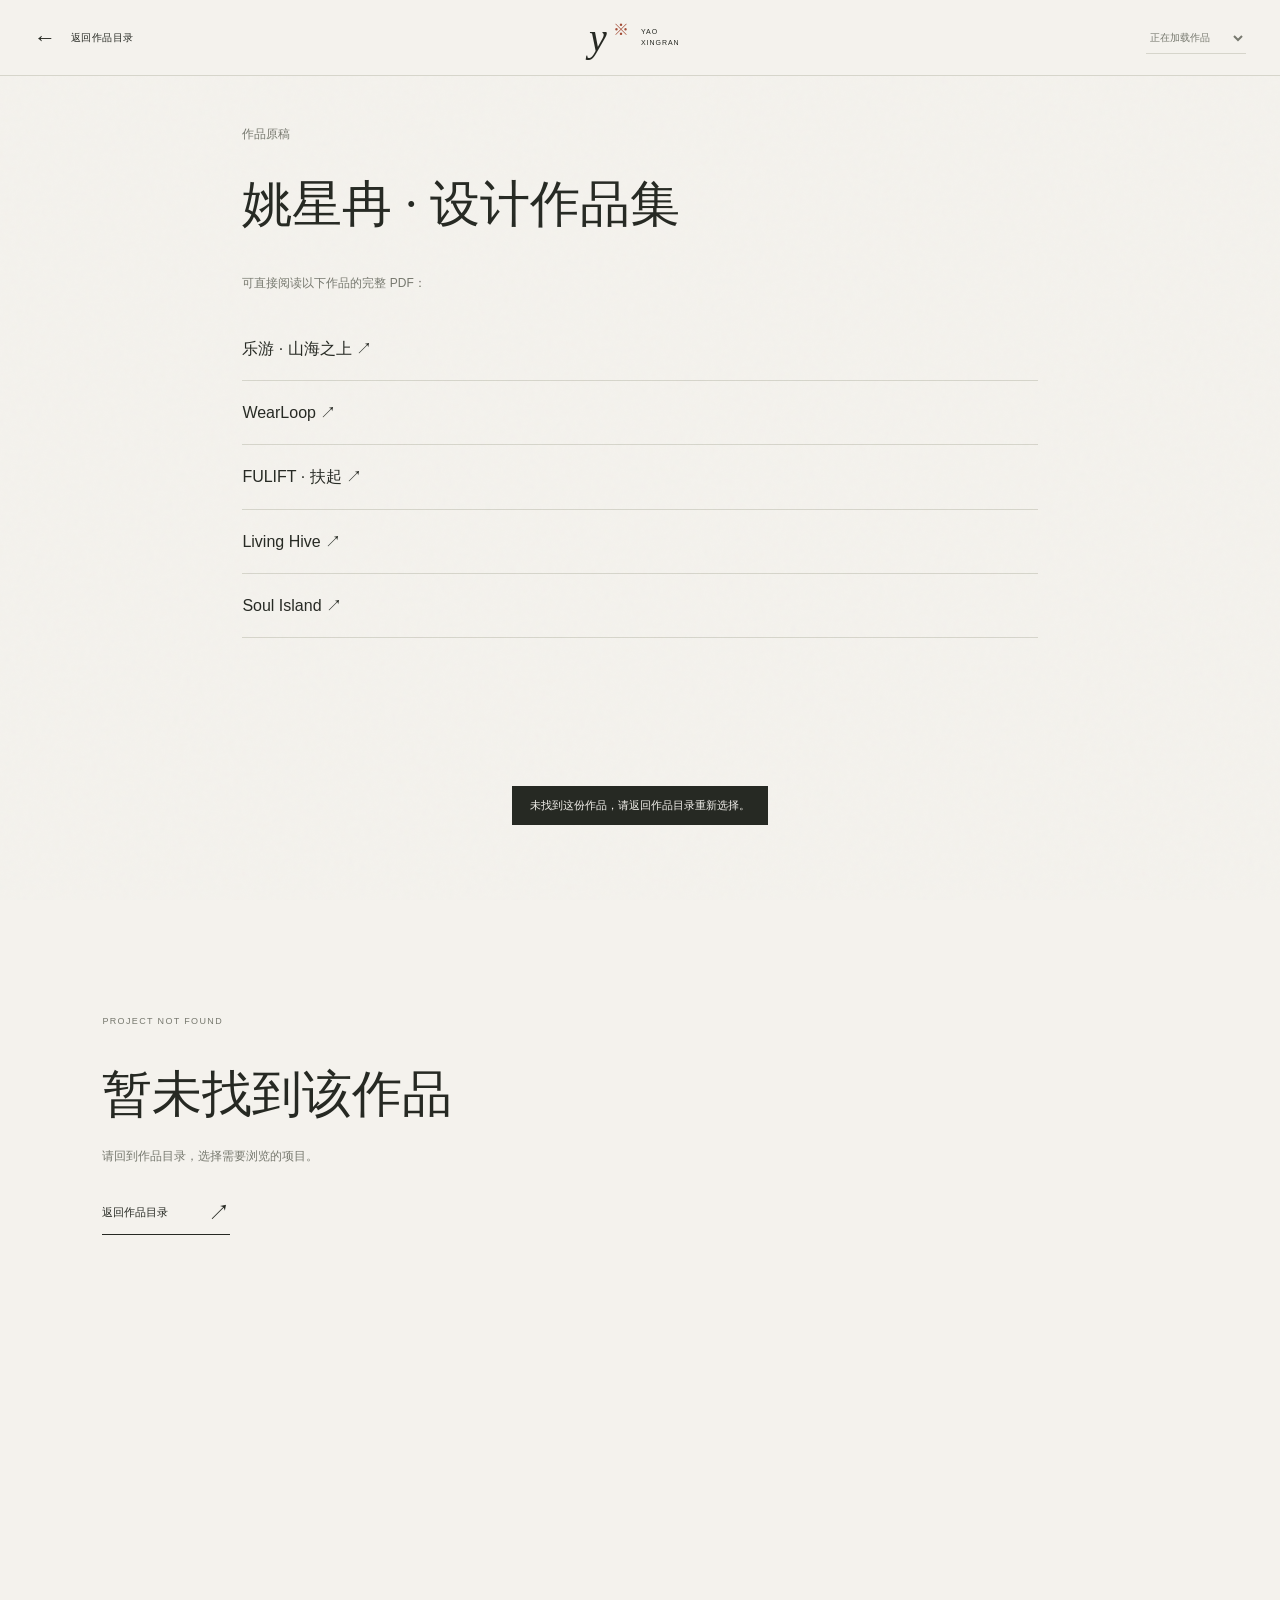
<file: project.html>
<!doctype html>
<html lang="zh-CN">
<head>
  <meta charset="UTF-8">
  <meta name="viewport" content="width=device-width, initial-scale=1">
  <meta name="theme-color" content="#f4f2ed">
  <meta name="description" content="姚星冉的设计作品详情：中文项目介绍、基本信息与六幅精选画廊，探索完整设计过程。">
  <title>作品详情 · 姚星冉</title>
  <link rel="icon" href="[data-uri]" type="image/svg+xml">
<style>
.detail-fallback{height:calc(100vh - 76px);overflow:auto;padding:46px 8vw 80px;max-width:1000px;margin:auto}
.detail-fallback h1{font-family:Georgia,'Songti SC','SimSun',serif;font-size:clamp(27px,5vw,50px);font-weight:400;margin:16px 0 24px}
.detail-fallback p{color:#77796f;font-size:12px;line-height:2}
.detail-fallback ul{list-style:none;padding:0;margin:22px 0}
.detail-fallback li{border-bottom:1px solid #d6d5cb}
.detail-fallback a{display:block;padding:18px 0;font-size:16px;min-height:48px}
.detail-fallback:not([hidden])~.detail-footer{display:none}
:root{--paper:#f4f2ed;--ink:#262923;--muted:#77796f;--line:#d6d5cb;--accent:#a34c36;--serif:Georgia,'Times New Roman','Songti SC','SimSun',serif;--sans:'Helvetica Neue',Arial,'PingFang SC','Microsoft YaHei',sans-serif;--sidebar-width:clamp(295px,28vw,410px);--header-height:76px;--footer-height:58px}
*,*::before,*::after{box-sizing:border-box}html,body{height:100%;margin:0}html{scroll-behavior:smooth}body{background:var(--paper);color:var(--ink);font:400 14px/1.7 var(--sans);-webkit-font-smoothing:antialiased;overflow:hidden}body::after{content:'';position:fixed;inset:0;pointer-events:none;z-index:10;opacity:.023;background-image:url("data:image/svg+xml,%3Csvg viewBox='0 0 180 180' xmlns='http://www.w3.org/2000/svg'%3E%3Cfilter id='g'%3E%3CfeTurbulence type='fractalNoise' baseFrequency='.8' numOctaves='3' stitchTiles='stitch'/%3E%3C/filter%3E%3Crect width='100%25' height='100%25' filter='url(%23g)'/%3E%3C/svg%3E")}a{color:inherit;text-decoration:none}button,select{font:inherit;color:inherit}button{cursor:pointer;background:none;border:0;padding:0}button,a,select{-webkit-tap-highlight-color:transparent}button:disabled{opacity:.28;cursor:default}button:focus-visible,a:focus-visible,select:focus-visible,#detail-scroll:focus-visible{outline:2px solid var(--accent);outline-offset:5px}img{display:block;max-width:100%}h1,h2,p,figure,dl,dd{margin:0}[hidden]{display:none!important}::selection{background:#dbc6b6}.detail-sr-only{position:absolute;width:1px;height:1px;padding:0;margin:-1px;overflow:hidden;clip:rect(0,0,0,0);white-space:nowrap;border:0}.detail-skip{position:fixed;top:-70px;left:20px;z-index:100;background:var(--ink);color:var(--paper);padding:12px 18px}.detail-skip:focus{top:8px}
.detail-header{height:var(--header-height);padding:0 34px;border-bottom:1px solid var(--line);display:flex;align-items:center;justify-content:space-between;gap:25px;position:relative;z-index:12;background:var(--paper)}
.detail-back{display:flex;align-items:center;gap:14px;font-size:10px;letter-spacing:.05em;min-height:44px;white-space:nowrap}.detail-back>span{font-size:22px;line-height:1;transition:transform .25s}.detail-back:hover>span{transform:translateX(-4px)}
.detail-signature{position:absolute;left:50%;transform:translateX(-50%);display:flex;align-items:center;font-family:var(--serif);font-size:40px;font-style:italic;line-height:1;gap:6px}.detail-signature>span{font-size:16px;font-style:normal;color:var(--accent);align-self:flex-start;margin:4px 6px 0 0}.detail-signature small{font:7px/1.5 var(--sans);letter-spacing:.14em;max-width:50px;display:block}
.detail-menu-label{max-width:230px;min-width:0}.detail-menu-label select{display:block;background:transparent;border:0;border-bottom:1px solid var(--line);padding:9px 20px 9px 0;max-width:100%;font-size:10px;outline-offset:3px;cursor:pointer;color:var(--muted)}
.detail-page{display:grid;grid-template-columns:var(--sidebar-width) minmax(0,1fr);height:calc(100vh - var(--header-height) - var(--footer-height));height:calc(100dvh - var(--header-height) - var(--footer-height));min-width:0;position:relative}
.detail-sidebar{padding:32px clamp(24px,3vw,45px) 25px;min-width:0;overflow-y:auto;overscroll-behavior-y:contain;scrollbar-width:thin;scrollbar-color:#c9c9bc transparent;border-right:1px solid var(--line);position:relative;z-index:4;background:var(--paper)}
.detail-sidebar-top{display:flex;justify-content:space-between;align-items:center;gap:20px;font-size:7px;letter-spacing:.13em;color:var(--muted);line-height:1.8;margin-bottom:34px}.detail-sidebar-top b{font-weight:400;color:var(--accent);font-variant-numeric:tabular-nums}
.detail-category{font-size:8px;letter-spacing:.13em;color:var(--muted);line-height:1.7;margin-bottom:10px}
.detail-sidebar h1{font-family:'Songti SC','STSong','SimSun',var(--serif);font-weight:400;font-size:clamp(30px,2.75vw,43px);line-height:1.35;letter-spacing:.015em;text-wrap:balance;overflow-wrap:anywhere}
.detail-english{font-family:var(--serif);font-style:italic;font-size:15px;line-height:1.7;color:var(--muted);margin-top:11px}
.detail-summary{font-size:12px;line-height:2.05;letter-spacing:.02em;margin-top:24px}
.detail-introduction{margin-top:18px}.detail-introduction p{font-size:10px;line-height:2.05;color:var(--muted);letter-spacing:.015em;margin:0 0 13px}.detail-introduction p:last-child{margin-bottom:0}
.detail-facts-heading{display:flex;justify-content:space-between;gap:15px;border-top:1px solid var(--line);padding-top:18px;margin-top:26px;font-size:9px;line-height:1.6}.detail-facts-heading>span:last-child{font-size:6px;letter-spacing:.1em;color:var(--muted)}
.detail-facts{margin-top:14px;display:grid;grid-template-columns:65px minmax(0,1fr);column-gap:10px;row-gap:12px;font-size:10px;line-height:1.9}.detail-facts dt{color:var(--muted);font-size:9px}.detail-facts dd{min-width:0;overflow-wrap:anywhere}.detail-facts>div{grid-column:1/-1;display:grid;grid-template-columns:65px minmax(0,1fr);gap:10px}
.detail-tags{display:flex;flex-wrap:wrap;gap:6px;margin-top:21px}.detail-tags>span{border:1px solid var(--line);padding:5px 8px;font-size:8px;color:var(--muted);line-height:1.5}
.detail-reader-link{margin-top:29px}.detail-reader-link button{display:flex;align-items:center;justify-content:space-between;gap:20px;border-bottom:1px solid var(--ink);padding:12px 0 10px;min-height:44px;width:100%;font-size:10px;letter-spacing:.035em}.detail-reader-link button>span{font-size:22px;line-height:1;transition:transform .3s}.detail-reader-link button:hover>span{transform:translate(3px,-3px)}.detail-original-count{display:block;font-size:7px;letter-spacing:.06em;color:var(--muted);padding-top:8px}.detail-original-count b{font-weight:400}
.detail-sidebar-foot{font-family:'Songti SC','SimSun',serif;color:#939387;font-size:12px;line-height:1.9;letter-spacing:.04em;margin-top:32px}
.detail-scroll{height:100%;min-width:0;position:relative;overflow-x:auto;overflow-y:hidden;background:#efede6;background-image:radial-gradient(ellipse at 50% 40%,#f7f5f0 0%,rgba(247,245,240,0) 70%);overscroll-behavior-x:contain;touch-action:pan-x pan-y pinch-zoom;scrollbar-width:none;outline-offset:-4px;-webkit-overflow-scrolling:touch}.detail-scroll::-webkit-scrollbar{display:none}
.detail-gallery{height:100%;display:flex;align-items:flex-start;gap:clamp(40px,5vw,85px);width:max-content;min-width:100%;padding:0 105px 0 56px;position:relative}
.detail-card{margin:0;flex:0 0 auto;width:clamp(280px,27vw,390px);min-width:0;position:relative;align-self:flex-start}
.detail-card:nth-child(1){margin-top:clamp(40px,11vh,110px)}
.detail-card:nth-child(2){margin-top:clamp(115px,29vh,280px)}
.detail-card:nth-child(3){margin-top:clamp(25px,5vh,55px)}
.detail-card:nth-child(4){margin-top:clamp(95px,22vh,220px)}
.detail-card:nth-child(5){margin-top:clamp(45px,12vh,125px)}
.detail-card:nth-child(6){margin-top:clamp(100px,27vh,270px)}
.detail-card--portrait{width:clamp(255px,22vw,320px)}
.detail-card--square{width:clamp(270px,24vw,350px)}
.detail-card--portrait:nth-child(6){margin-top:clamp(55px,15vh,150px)}
.detail-image{width:100%;display:block;position:relative;overflow:hidden;background:#e2dfd6;aspect-ratio:1.414;box-shadow:0 9px 30px rgba(33,32,26,.065);outline-offset:5px;isolation:isolate}
.detail-card--portrait .detail-image{aspect-ratio:.707}
.detail-card--square .detail-image{aspect-ratio:1}
.detail-image img{width:100%;height:100%;object-fit:cover;filter:grayscale(1);transform:translate3d(var(--parallax-x,0px),var(--parallax-y,0px),0) scale(var(--crop-scale,1));transition:filter .7s ease,transform .65s cubic-bezier(.2,.7,.2,1);will-change:transform}
.detail-image::after{content:'↗';display:grid;place-items:center;position:absolute;bottom:12px;right:12px;width:32px;height:32px;background:rgba(244,242,237,.94);font-size:23px;line-height:1;opacity:0;transform:translate(-3px,3px);transition:opacity .3s,transform .3s;pointer-events:none;z-index:2}
.detail-image:hover img,.detail-image:focus-visible img{filter:grayscale(0);transform:translate3d(var(--parallax-x,0px),var(--parallax-y,0px),0) scale(calc(var(--crop-scale,1) * 1.05))}
.detail-image:hover::after,.detail-image:focus-visible::after{opacity:1;transform:none}
.detail-card-copy{position:relative;padding:18px 0 0 34px;max-width:100%;min-height:103px}
.detail-card-index{position:absolute;left:0;top:19px;font-family:var(--serif);font-style:italic;font-size:12px;color:var(--accent);line-height:1.5}
.detail-card-title{font-family:'Songti SC','SimSun',serif;font-size:19px;font-weight:400;line-height:1.5;letter-spacing:.03em;margin:0 0 7px}
.detail-card-caption{font-size:10px;line-height:1.95;color:var(--muted);letter-spacing:.01em;text-wrap:pretty}
.detail-card-page{display:block;font-size:6px;line-height:1.7;letter-spacing:.1em;color:#95958a;margin-top:9px}
.detail-footer{height:var(--footer-height);display:flex;border-top:1px solid var(--line);position:relative;z-index:8;background:var(--paper);align-items:stretch}
.detail-footer-label{display:flex;align-items:center;gap:11px;width:var(--sidebar-width);flex:0 0 var(--sidebar-width);padding:0 clamp(24px,3vw,45px);font-size:7px;letter-spacing:.1em;border-right:1px solid var(--line);color:var(--muted)}.detail-spark{font-size:22px;color:var(--accent);line-height:1}
.detail-gallery-controls{display:flex;align-items:center;justify-content:space-between;gap:22px;flex:1;min-width:0;padding:0 25px 0 35px}
.detail-scroll-note{display:flex;gap:9px;align-items:center;white-space:nowrap;font-size:8px;color:var(--muted);letter-spacing:.03em}.detail-scroll-note>span:first-child{font-size:18px;color:var(--ink)}.detail-mobile-note{display:none}
.detail-progress{height:1px;position:relative;background:#d9d7cc;flex:1;max-width:400px;min-width:30px}.detail-progress>span{display:block;width:100%;height:2px;background:var(--accent);transform:scaleX(0);transform-origin:left}
.detail-position{font-family:var(--serif);font-size:12px;letter-spacing:.03em;line-height:1;white-space:nowrap;min-width:45px;font-variant-numeric:tabular-nums}
.detail-navigation{display:flex;align-items:center;gap:8px}.detail-navigation>button{display:grid;place-items:center;width:36px;height:40px;font-size:24px;line-height:1;transition:color .2s}.detail-navigation>button:hover{color:var(--accent)}
.detail-error{padding:clamp(70px,12vh,150px) 8vw;max-width:1100px;min-height:calc(100dvh - 134px)}.detail-error>span{font-size:9px;letter-spacing:.15em;color:var(--muted)}.detail-error h1{font-family:'Songti SC','SimSun',serif;font-size:clamp(26px,4vw,50px);font-weight:400;line-height:1.5;margin:25px 0 14px}.detail-error p{font-size:12px;color:var(--muted)}.detail-error a{display:inline-flex;align-items:center;gap:40px;font-size:11px;min-height:44px;margin-top:25px;border-bottom:1px solid var(--ink)}.detail-error a span{font-size:22px}
.detail-status:empty{display:none}.detail-status{position:fixed;bottom:75px;left:50%;transform:translateX(-50%);z-index:20;background:var(--ink);color:var(--paper);padding:10px 18px;font-size:11px;max-width:85vw}.detail-no-script{padding:40px}.detail-no-script a{text-decoration:underline}
@media(min-width:761px) and (max-height:760px){:root{--header-height:65px;--footer-height:51px}.detail-sidebar{padding-top:22px}.detail-sidebar-top{margin-bottom:22px}.detail-sidebar h1{font-size:32px}.detail-summary{font-size:11px;margin-top:18px}.detail-introduction p{font-size:9px}.detail-gallery{gap:45px;padding-inline:40px 75px}.detail-card{width:clamp(260px,24vw,330px)}.detail-card--portrait{width:clamp(205px,18vw,245px)}.detail-card--square{width:clamp(225px,21vw,290px)}.detail-card:nth-child(1){margin-top:7vh}.detail-card:nth-child(2){margin-top:23vh}.detail-card:nth-child(3){margin-top:3vh}.detail-card:nth-child(4){margin-top:17vh}.detail-card:nth-child(5){margin-top:8vh}.detail-card:nth-child(6){margin-top:20vh}.detail-card-copy{padding-top:13px;min-height:92px}.detail-card-index{top:14px}.detail-card-title{font-size:17px}.detail-card-caption{font-size:9px;line-height:1.85}.detail-card-page{margin-top:6px}}
@media(max-width:1050px) and (min-width:761px){:root{--sidebar-width:280px}.detail-header{padding-inline:24px}.detail-sidebar{padding-inline:24px}.detail-footer-label{padding-inline:24px}.detail-gallery-controls{gap:14px;padding-inline:22px}.detail-scroll-note{font-size:7px}.detail-progress{max-width:170px}.detail-gallery{padding-left:35px;gap:40px}.detail-card{width:310px}.detail-card--portrait{width:255px}.detail-card--square{width:280px}.detail-sidebar h1{font-size:32px}.detail-menu-label{max-width:170px}.detail-menu-label select{font-size:9px}}
@media(min-width:761px) and (max-height:620px){.detail-card{width:270px}.detail-card--portrait{width:190px}.detail-card--square{width:230px}.detail-card:nth-child(2){margin-top:17vh}.detail-card:nth-child(4){margin-top:13vh}.detail-card:nth-child(6){margin-top:15vh}.detail-card-title{font-size:15px}.detail-card-copy{min-height:90px}}
@media(max-width:760px),(max-width:1050px) and (max-height:500px){:root{--header-height:68px;--footer-height:62px;--sidebar-width:100%}html,body{height:auto;min-height:100%;overflow:visible}html{scroll-padding-top:83px}body{padding-bottom:65px}.detail-header{height:68px;padding:0 20px;position:sticky;top:0;gap:12px}.detail-back{font-size:9px;gap:9px}.detail-back>span{font-size:21px}.detail-signature{position:static;transform:none;font-size:31px;gap:3px;margin-left:auto}.detail-signature>span{font-size:12px;margin-right:0}.detail-signature small{display:none}.detail-menu-label{max-width:145px}.detail-menu-label select{font-size:8px;padding-right:10px}.detail-page{display:block;height:auto;min-height:0}.detail-sidebar{padding:32px 25px 30px;border-right:0;border-bottom:1px solid var(--line);overflow:visible}.detail-sidebar-top{font-size:7px;margin-bottom:28px}.detail-category{font-size:7px}.detail-sidebar h1{font-size:36px;letter-spacing:.025em;max-width:100%}.detail-english{font-size:16px;margin-top:9px}.detail-summary{font-size:12px;line-height:2;max-width:560px;margin-top:22px}.detail-introduction{margin-top:15px;max-width:560px}.detail-introduction p{font-size:11px;line-height:2.1;margin-bottom:11px}.detail-facts-heading{margin-top:25px;max-width:560px}.detail-facts{font-size:11px;grid-template-columns:75px minmax(0,1fr);gap:12px 15px;max-width:560px}.detail-facts>div{grid-template-columns:75px minmax(0,1fr);gap:15px}.detail-facts dt{font-size:10px}.detail-tags{gap:7px;margin-top:20px}.detail-tags>span{font-size:9px;padding:5px 8px}.detail-reader-link{max-width:340px;margin-top:23px}.detail-reader-link button{font-size:11px}.detail-original-count{font-size:8px}.detail-sidebar-foot{display:none}.detail-scroll{height:auto;overflow:visible;background:#efede6;touch-action:pan-y pinch-zoom;outline-offset:-4px}.detail-gallery{display:block;min-width:0;width:100%;height:auto;padding:36px 25px 42px}.detail-card,.detail-card--portrait,.detail-card--square{width:100%;max-width:540px;margin:0 auto 38px!important}.detail-card:nth-child(even){width:88%;margin-left:auto!important;margin-right:0!important}.detail-card--portrait{width:85%;max-width:340px;margin-left:0!important}.detail-card:last-child{margin-bottom:0!important}.detail-image{aspect-ratio:1.414}.detail-card--portrait .detail-image{aspect-ratio:.707}.detail-card--square .detail-image{aspect-ratio:1}.detail-image img{filter:none;will-change:auto;transform:scale(var(--crop-scale,1))}.detail-image::after{opacity:1;transform:none;bottom:9px;right:9px;width:29px;height:29px;font-size:20px}.detail-card-copy{padding:16px 0 0 29px;min-height:0}.detail-card-index{top:17px;font-size:11px}.detail-card-title{font-size:21px}.detail-card-caption{font-size:11px;line-height:1.95}.detail-card-page{font-size:7px;margin-top:9px}.detail-footer{position:fixed;left:0;right:0;bottom:0;z-index:9;height:62px;box-shadow:0 -3px 18px rgba(25,25,20,.025)}.detail-footer-label{display:none}.detail-gallery-controls{padding-inline:19px;gap:13px}.detail-scroll-note{font-size:7px;gap:7px}.detail-desktop-note{display:none}.detail-mobile-note{display:inline}.detail-progress{max-width:none;min-width:15px}.detail-position{font-size:11px;min-width:42px}.detail-navigation{gap:2px}.detail-navigation>button{width:31px;height:44px;font-size:21px}.detail-error{min-height:70vh;padding:70px 25px}.detail-status{bottom:78px;white-space:normal;width:max-content;max-width:88vw}.detail-error h1{font-size:27px}.detail-error p{font-size:11px}.detail-error a{font-size:10px}}
@media(max-width:360px){.detail-header{padding-inline:16px;gap:10px}.detail-back{font-size:8px;gap:7px}.detail-menu-label{max-width:120px}.detail-sidebar,.detail-gallery{padding-inline:21px}.detail-sidebar h1{font-size:32px}.detail-menu-label select{font-size:7px}.detail-scroll-note{font-size:6px}.detail-gallery-controls{padding-inline:14px;gap:10px}.detail-navigation>button{width:27px}.detail-signature{font-size:28px}}
.detail-mobile-gallery-link{display:none}
.detail-image.has-image-error::before{content:'预览暂未载入 · 点击查看原稿';position:absolute;inset:0;display:grid;place-items:center;padding:20px;font-size:11px;color:var(--muted);z-index:1}
@media(max-width:760px),(max-width:1050px) and (max-height:500px){.detail-mobile-gallery-link{display:inline-flex;align-items:center;gap:35px;font-size:10px;min-height:44px;border-bottom:1px solid var(--line);margin-top:10px}.detail-mobile-gallery-link span{font-size:20px}.detail-scroll{height:clamp(440px,74svh,640px);overflow-x:auto;overflow-y:hidden;touch-action:pan-x pan-y pinch-zoom}.detail-gallery{display:flex;align-items:flex-start;width:max-content;min-width:100%;height:100%;gap:32px;padding:0 35px 0 25px}.detail-gallery .detail-card{width:min(78vw,330px);max-width:none;margin:0!important;flex:none;align-self:flex-start}.detail-gallery .detail-card--portrait{width:min(64vw,255px)}.detail-gallery .detail-card--square{width:min(74vw,315px)}.detail-gallery .detail-card:nth-child(1){margin-top:7vh!important}.detail-gallery .detail-card:nth-child(2){margin-top:20vh!important}.detail-gallery .detail-card:nth-child(3){margin-top:3vh!important}.detail-gallery .detail-card:nth-child(4){margin-top:15vh!important}.detail-gallery .detail-card:nth-child(5){margin-top:8vh!important}.detail-gallery .detail-card:nth-child(6){margin-top:18vh!important}.detail-gallery .detail-card-copy{min-height:0}.detail-gallery .detail-card-title{font-size:19px}.detail-gallery .detail-card-caption{font-size:10px;line-height:1.9}}
@media(max-width:760px) and (max-height:650px),(max-width:1050px) and (max-height:500px){.detail-gallery .detail-card{width:260px}.detail-gallery .detail-card--portrait{width:190px}.detail-gallery .detail-card--square{width:225px}.detail-gallery .detail-card:nth-child(2){margin-top:16vh!important}.detail-gallery .detail-card:nth-child(4){margin-top:12vh!important}.detail-gallery .detail-card:nth-child(6){margin-top:14vh!important}.detail-gallery .detail-card-title{font-size:16px}.detail-gallery .detail-card-caption{font-size:9px}}
@media(min-width:761px){.detail-card--portrait:nth-child(even){margin-top:clamp(35px,10vh,110px)}}
@media(max-width:760px),(max-width:1050px) and (max-height:500px){.detail-gallery .detail-card--portrait:nth-child(even){margin-top:3vh!important}}
@media(hover:none),(pointer:coarse){.detail-image img{filter:none}.detail-image:hover img{transform:scale(var(--crop-scale,1))}.detail-image::after{opacity:1;transform:none}}
@media(prefers-reduced-motion:reduce){html{scroll-behavior:auto}*,*::before,*::after{transition:none!important;animation:none!important}.detail-image img{will-change:auto}.detail-image:hover img,.detail-image:focus-visible img{transform:scale(var(--crop-scale,1))}}

.pr-reader {
  --pr-paper: #f4f2ed;
  --pr-ink: #20221f;
  --pr-line: #deddd6;
  --pr-muted: #777970;
  --pr-zoom-width: 1600px;
  position: fixed;
  inset: 0;
  width: 100%;
  max-width: none;
  height: 100vh;
  height: 100dvh;
  max-height: none;
  margin: 0;
  padding: 0;
  border: 0;
  border-radius: 0;
  color: var(--pr-ink);
  background: var(--pr-paper);
  font: 14px/1.6 Arial, "PingFang SC", "Microsoft YaHei", sans-serif;
  overflow: hidden;
  overscroll-behavior: contain;
  color-scheme: light;
}

.pr-reader[open] { display: flex; flex-direction: column; }
.pr-reader::backdrop { background: rgb(32 34 31 / 40%); backdrop-filter: blur(5px); }
.pr-reader *, .pr-reader *::before, .pr-reader *::after { box-sizing: border-box; }
.pr-reader p, .pr-reader h2, .pr-reader figure, .pr-reader ol, .pr-reader ul { margin: 0; }
.pr-reader button, .pr-reader select { font: inherit; color: inherit; }
.pr-reader button { cursor: pointer; -webkit-tap-highlight-color: transparent; }
.pr-reader button:disabled { cursor: default; color: #a4a59d; }
.pr-reader button:focus-visible, .pr-reader select:focus-visible, .pr-reader__viewport:focus-visible { outline: 2px solid var(--pr-ink); outline-offset: -3px; }
.pr-reader [hidden] { display: none !important; }

.pr-reader__header {
  flex: 0 0 auto;
  display: flex;
  align-items: center;
  justify-content: space-between;
  gap: 24px;
  min-height: 110px;
  padding: 23px 40px 21px;
  border-bottom: 1px solid var(--pr-line);
}
.pr-reader__identity { min-width: 0; }
.pr-reader__eyebrow { color: var(--pr-muted); font-size: 10px; line-height: 1.4; letter-spacing: .14em; }
.pr-reader__eyebrow span { margin: 0 9px; color: #b4b5ad; }
.pr-reader__title { margin-top: 6px !important; font-family: Georgia, "Songti SC", SimSun, serif; font-size: clamp(21px, 2.1vw, 30px); font-weight: 400; line-height: 1.3; overflow-wrap: anywhere; }
.pr-reader__header-actions { display: flex; align-items: center; gap: 36px; flex: 0 0 auto; }
.pr-reader__count { white-space: nowrap; font-size: 12px; letter-spacing: .08em; font-variant-numeric: tabular-nums; }
.pr-reader__close { display: inline-flex; align-items: center; justify-content: center; gap: 16px; min-height: 44px; padding: 0 0 0 23px; border: 0; border-left: 1px solid var(--pr-line); background: transparent; font-size: 12px !important; }
.pr-reader__cross { display: inline-block; width: 26px; font: 300 31px/1 Arial, sans-serif; transition: transform .25s ease; }
.pr-reader__close:hover .pr-reader__cross { transform: rotate(90deg); }

.pr-reader__toolbar { flex: 0 0 auto; display: flex; align-items: center; justify-content: space-between; min-height: 58px; padding: 5px 40px 5px 214px; border-bottom: 1px solid var(--pr-line); background: var(--pr-paper); }
.pr-reader__page-controls { display: flex; align-items: center; gap: 27px; }
.pr-reader__previous, .pr-reader__next, .pr-reader__zoom { display: inline-flex; align-items: center; justify-content: center; gap: 12px; min-height: 44px; padding: 0; border: 0; background: transparent; font-size: 11px !important; }
.pr-reader__previous:not(:disabled):hover, .pr-reader__next:not(:disabled):hover, .pr-reader__zoom:not(:disabled):hover { color: #72756a; }
.pr-reader__previous > span:first-child, .pr-reader__next > span:last-child { font-size: 20px; line-height: 1; }
.pr-reader__zoom-icon { display: inline-flex; align-items: center; justify-content: center; width: 19px; height: 19px; border: 1px solid currentColor; border-radius: 50%; font-size: 15px; line-height: 1; }
.pr-reader__mobile-pages { display: none; }

.pr-reader__layout { display: grid; grid-template-columns: 174px minmax(0, 1fr); flex: 1 1 auto; min-height: 0; }
.pr-reader__sidebar { min-height: 0; padding: 29px 31px 32px 40px; border-right: 1px solid var(--pr-line); overflow-y: auto; scrollbar-width: thin; scrollbar-color: #c7c9be transparent; }
.pr-reader__sidebar-label { display: flex; flex-direction: column; gap: 1px; color: var(--pr-muted); font-size: 9px; letter-spacing: .12em; }
.pr-reader__sidebar-label span { font-size: 10px; letter-spacing: .04em; }
.pr-reader__page-list { display: grid; gap: 2px; margin-top: 22px !important; padding: 0; list-style: none; }
.pr-reader__page-link { position: relative; width: 100%; min-height: 44px; padding: 8px 12px 8px 0; border: 0; border-bottom: 1px solid transparent; background: transparent; text-align: left; color: #8b8d83 !important; font-size: 12px !important; font-variant-numeric: tabular-nums; transition: color .2s, border-color .2s; }
.pr-reader__page-link::after { content: ""; position: absolute; top: 50%; right: 1px; width: 14px; height: 1px; background: currentColor; opacity: 0; transform: translateX(-5px); transition: opacity .2s, transform .2s; }
.pr-reader__page-link:hover, .pr-reader__page-link.is-current { color: var(--pr-ink) !important; border-bottom-color: var(--pr-line); }
.pr-reader__page-link.is-current::after { opacity: 1; transform: none; }
.pr-reader__sidebar-note { margin-top: 34px !important; color: #929489; font-size: 10px; line-height: 1.9; }

.pr-reader__viewport { position: relative; min-width: 0; min-height: 0; padding: 31px 40px 64px; overflow: auto; overscroll-behavior: contain; touch-action: pan-x pan-y pinch-zoom; -webkit-overflow-scrolling: touch; scrollbar-width: thin; scrollbar-color: #c1c3b7 #eeece5; }
.pr-reader__pages { width: 100%; max-width: 1240px; margin: 0 auto; }
.pr-reader.is-zoomed .pr-reader__pages { width: var(--pr-zoom-width); max-width: none; }
.pr-reader__intro { max-width: 780px; margin: 0 0 36px; padding: 0 0 29px; border-bottom: 1px solid var(--pr-line); }
.pr-reader__intro-kicker { color: var(--pr-muted); font-size: 10px; letter-spacing: .06em; }
.pr-reader__summary { margin-top: 12px !important; font-size: 13px; line-height: 1.95; text-wrap: pretty; }
.pr-reader__role { display: flex; gap: 15px; margin-top: 13px !important; color: #55584e; font-size: 11px; }
.pr-reader__role > span { flex: 0 0 auto; color: #888b80; }
.pr-reader__tags { display: flex; flex-wrap: wrap; gap: 5px 15px; margin-top: 14px !important; padding: 0; color: #777a6e; font-size: 10px; list-style: none; }
.pr-reader__tags li::before { content: "/"; margin-right: 7px; color: #aaa99f; }
.pr-reader__page { margin-bottom: 31px; }
.pr-reader__page-caption { display: flex; justify-content: space-between; gap: 20px; margin-bottom: 9px; color: #87897e; font-size: 9px; letter-spacing: .1em; font-variant-numeric: tabular-nums; }
.pr-reader__sheet { position: relative; width: 100%; background: #fffefa; box-shadow: 0 1px 5px rgb(32 34 31 / 4%); }
.pr-reader__image { display: block; width: 100%; height: 100%; object-fit: contain; background: #fffefa; }
.pr-reader__image-error { position: absolute; inset: 0; display: flex; flex-direction: column; align-items: center; justify-content: center; gap: 18px; padding: 24px; background: #eeece4; color: #686b60; font-size: 12px; }
.pr-reader__retry { min-height: 44px; padding: 8px 18px; border: 1px solid #bfc2b5; border-radius: 2px; background: transparent; color: var(--pr-ink); font-size: 11px !important; }
.pr-reader__retry:hover { background: #e2e2d8; border-color: #9ca18e; }
.pr-reader__message { display: flex; flex-direction: column; align-items: flex-start; gap: 20px; min-height: 210px; max-width: 700px; padding: 44px 0; color: var(--pr-muted); font-size: 12px; }
.pr-reader__message.is-error { color: #6c5348; }
.pr-reader__loading-line { position: relative; display: block; width: 108px; height: 1px; overflow: hidden; background: var(--pr-line); }
.pr-reader__loading-line::after { content: ""; position: absolute; inset: 0; width: 40%; background: var(--pr-ink); animation: pr-reader-loading 1.3s ease-in-out infinite; }
.pr-reader__sr-only { position: absolute; width: 1px; height: 1px; padding: 0; margin: -1px; overflow: hidden; clip-path: inset(50%); white-space: nowrap; border: 0; }
@keyframes pr-reader-loading { 0% { transform: translateX(-100%); } 100% { transform: translateX(350%); } }

@media (min-width: 1800px) {
  .pr-reader__header { padding-inline: 54px; }
  .pr-reader__toolbar { padding-right: 54px; }
  .pr-reader__viewport { padding-inline: 60px; }
}

@media (max-width: 800px) {
  .pr-reader__header { min-height: 101px; padding: 20px 22px 18px; gap: 14px; }
  .pr-reader__eyebrow { font-size: 8px; letter-spacing: .09em; }
  .pr-reader__eyebrow span { margin-inline: 5px; }
  .pr-reader__title { margin-top: 7px !important; font-size: 22px; }
  .pr-reader__header-actions { gap: 16px; }
  .pr-reader__count { font-size: 10px; }
  .pr-reader__close { gap: 5px; padding-left: 13px; }
  .pr-reader__close > span:first-child { display: none; }
  .pr-reader__cross { width: 29px; font-size: 32px; }
  .pr-reader__toolbar { min-height: 57px; padding: 4px 22px; gap: 16px; }
  .pr-reader__page-controls { gap: 15px; }
  .pr-reader__previous, .pr-reader__next { min-width: 30px; }
  .pr-reader__previous > span:last-child, .pr-reader__next > span:first-child { display: none; }
  .pr-reader__mobile-pages { display: block; }
  .pr-reader__mobile-pages select { min-width: 78px; min-height: 44px; padding: 5px 20px 5px 7px; border: 0; border-radius: 0; background: transparent; font-size: 11px; font-variant-numeric: tabular-nums; }
  .pr-reader__zoom { gap: 7px; font-size: 10px !important; }
  .pr-reader__layout { grid-template-columns: minmax(0, 1fr); }
  .pr-reader__sidebar { display: none; }
  .pr-reader__viewport { padding: 24px 18px 48px; }
  .pr-reader__intro { margin-bottom: 27px; padding-bottom: 22px; }
  .pr-reader__intro-kicker { font-size: 9px; }
  .pr-reader__summary { font-size: 12px; line-height: 1.9; }
  .pr-reader__role { font-size: 10px; }
  .pr-reader__tags { gap: 5px 12px; font-size: 9px; }
  .pr-reader__page { margin-bottom: 23px; }
  .pr-reader__page-caption { font-size: 8px; }
  .pr-reader__message { min-height: 180px; padding-top: 30px; }
}

@media (max-width: 400px) {
  .pr-reader__header { padding-inline: 16px; }
  .pr-reader__header-actions { gap: 7px; }
  .pr-reader__title { font-size: 20px; }
  .pr-reader__toolbar { padding-inline: 16px; }
  .pr-reader__page-controls { gap: 8px; }
  .pr-reader__zoom { gap: 5px; }
  .pr-reader__viewport { padding-inline: 12px; }
}

@media (prefers-reduced-motion: reduce) {
  .pr-reader *, .pr-reader *::before, .pr-reader *::after { animation: none !important; transition: none !important; scroll-behavior: auto !important; }
  .pr-reader__loading-line::after { transform: none; width: 100%; }
}
</style>
</head>
<body class="detail-body">
  <a class="detail-skip" href="#detail-scroll">跳至作品画廊</a>
  <header class="detail-header">
    <a class="detail-back" href="index.html#works"><span aria-hidden="true">←</span> 返回作品目录</a>
    <a class="detail-signature" href="index.html" aria-label="姚星冉，返回首页">y<span aria-hidden="true">※</span><small>YAO XINGRAN</small></a>
    <label class="detail-menu-label"><span class="detail-sr-only">切换作品</span><select id="detail-menu" aria-label="切换作品"><option>正在加载作品</option></select></label>
  </header>

  <section class="detail-fallback" id="detail-fallback" aria-label="作品 PDF 原稿">
    <p>作品原稿</p>
    <h1>姚星冉 · 设计作品集</h1>
    <p>可直接阅读以下作品的完整 PDF：</p>
    <ul><li><a href="assets/pdfs/shanhai.pdf">乐游 · 山海之上 ↗</a></li><li><a href="assets/pdfs/wearloop.pdf">WearLoop ↗</a></li><li><a href="assets/pdfs/fulift.pdf">FULIFT · 扶起 ↗</a></li><li><a href="assets/pdfs/living-hive.pdf">Living Hive ↗</a></li><li><a href="assets/pdfs/soul-island.pdf">Soul Island ↗</a></li></ul>
  </section>
  <main class="detail-page" id="detail-page" hidden>
    <aside class="detail-sidebar" aria-label="中文作品介绍与基本信息">
      <div class="detail-sidebar-top"><span>SELECTED PROJECT</span><span><b id="project-number">01</b> / 05</span></div>
      <p class="detail-category" id="project-category"></p>
      <h1 id="project-title"></h1>
      <p class="detail-english" id="project-english"></p>
      <p class="detail-summary" id="project-summary"></p>
      <a class="detail-mobile-gallery-link" href="#detail-scroll">浏览精选画廊 <span aria-hidden="true">↘</span></a>
      <div class="detail-introduction" id="project-introduction"></div>
      <div class="detail-facts-heading"><span>项目档案</span><span>PROJECT INFO</span></div>
      <dl class="detail-facts" id="project-facts"></dl>
      <div class="detail-tags" id="project-tags" aria-label="设计关键词"></div>
      <div class="detail-reader-link"><button type="button" id="project-full-reader">阅读完整作品集 <span aria-hidden="true">↗</span></button><span class="detail-original-count">原始作品 / <b id="project-page-count"></b> 页</span></div>
      <p class="detail-sidebar-foot">项目研究、方案设计<br>与成果展示。</p>
    </aside>

    <div class="detail-scroll" id="detail-scroll" tabindex="0" role="region" aria-label="精选作品横向画廊，可使用鼠标滚轮、触控或方向键浏览">
      <div class="detail-gallery" id="project-gallery"></div>
    </div>
  </main>

  <section class="detail-error" id="detail-error" hidden aria-labelledby="detail-error-title"><span>PROJECT NOT FOUND</span><h1 id="detail-error-title">暂未找到该作品</h1><p>请回到作品目录，选择需要浏览的项目。</p><a href="index.html#works">返回作品目录 <span aria-hidden="true">↗</span></a></section>
  <p class="detail-status" id="detail-status" role="status" aria-live="polite"></p>
  <footer class="detail-footer">
    <div class="detail-footer-label"><span class="detail-spark" aria-hidden="true">✳</span><span>DESIGN IN DETAIL</span></div>
    <div class="detail-gallery-controls"><span class="detail-scroll-note"><span aria-hidden="true">↔</span><span class="detail-desktop-note">滚动鼠标，横向探索</span><span class="detail-mobile-note">左右滑动，展开细节</span></span><div class="detail-progress" id="detail-progress" aria-hidden="true"><span></span></div><span class="detail-position" id="detail-position">01 / 06</span><div class="detail-navigation"><button type="button" id="detail-prev" aria-label="上一张作品卡片">←</button><button type="button" id="detail-next" aria-label="下一张作品卡片">→</button></div></div>
  </footer>
  <noscript><style>.detail-footer,.detail-status{display:none}body{overflow:auto}</style></noscript>
<script>window.PortfolioProjects = Object.freeze({"shanhai":{"id":"shanhai","title":"乐游 · 山海之上","english":"Wanderjoy · Beyond Mountains & Seas","category":"UI / UX DESIGN","summary":"以《山海经》为文化起点，将神兽图鉴、探索地图与互动内容连接起来，让古老叙事成为可以探索的数字体验。","role":"小组项目 · 参与用户调研、页面草图与吉祥物形象设计。","tags":["文化叙事","用户体验","IP 设计"],"cover":"assets/fast/shanhai/cover.jpg","pdf":"assets/pdfs/shanhai.pdf","pageCount":19,"introduction":["如何让古老神话成为年轻人愿意主动探索的内容？乐游 · 山海之上以《山海经》为起点，将神兽图鉴、地图探索、故事与社区连接起来，构想一个兼具文化阅读与互动趣味的移动应用。","设计从用户需求与内容偏好出发，以山川、祥云和柔和的传统色建立视觉语言。我在小组中参与用户调研、页面草图及吉祥物形象设计，让文化信息以更亲近的方式进入界面。"],"facts":[{"label":"项目形式","value":"小组项目"},{"label":"设计方向","value":"文化传播 / 移动应用"},{"label":"参与内容","value":"用户调研、页面草图、吉祥物设计"},{"label":"项目呈现","value":"视觉规范与界面原型"}],"gallery":[{"src":"assets/fast/shanhai/gallery-page-08.jpg","title":"山海之间的视觉语言","caption":"以山川、祥云构成标识，结合白泽形象「泽泽」、传统色与统一图标，建立应用的视觉基调。","page":8,"shape":"wide","position":"50% 50%","scale":1},{"src":"assets/fast/shanhai/gallery-page-12.jpg","title":"从一张地图进入神话","caption":"启动、登录、地图与事件触发页面串联探索路径，让故事随用户在山海间的行进逐步展开。","page":12,"shape":"wide","position":"50% 50%","scale":1},{"src":"assets/fast/shanhai/gallery-page-13.jpg","title":"图鉴、发现与分享","caption":"将神兽插画与内容卡片结合，呈现图鉴、商店、发现及帖子详情等高保真界面。","page":13,"shape":"wide","position":"50% 50%","scale":1},{"src":"assets/fast/shanhai/gallery-page-14.jpg","title":"留下自己的山海足迹","caption":"发布、个人资料、成就勋章与设置页面延续同一视觉体系，承接探索后的表达与收藏。","page":14,"shape":"wide","position":"50% 50%","scale":1},{"src":"assets/fast/shanhai/gallery-page-15.jpg","title":"让古老叙事成为数字体验","caption":"通过多设备样机展示图鉴与神兽内容的阅读氛围，呈现原型的整体视觉效果。","page":15,"shape":"square","position":"50% 50%","scale":1},{"src":"assets/fast/shanhai/gallery-page-19.jpg","title":"从功能到完整界面","caption":"竖向展板汇集功能设计、页面展示与应用样机，呈现各模块之间一致的色彩和版式语言。","page":19,"shape":"portrait","position":"50% 50%","scale":1}],"detailUrl":"project-shanhai.html","pdfBytes":8846314},"wearloop":{"id":"wearloop","title":"WearLoop","english":"A second life for what we wear.","category":"UI / SERVICE DESIGN","summary":"连接旧衣捐赠者、手工创作者与消费者，探索从旧衣回收、情感再造到再生消费的可持续循环。","role":"小组项目 · 参与需求梳理，使用 Figma 完成界面设计及作品集排版。","tags":["可持续设计","循环回收","界面设计"],"cover":"assets/fast/wearloop/cover.jpg","pdf":"assets/pdfs/wearloop.pdf","pageCount":9,"introduction":["旧衣服除了被闲置，还能承载怎样的新价值？WearLoop 构想一个连接捐赠者、手工创作者与消费者的平台，将衣物回收、升级再造、商品浏览与情感定制组织成可理解的服务循环。","界面以淡紫与暖黄色建立轻盈、友好的视觉感受，通过清晰分类、创作者信息和流程反馈呈现手工再造的价值。我在小组中参与需求梳理，使用 Figma 完成界面设计及整套作品集排版。"],"facts":[{"label":"项目形式","value":"小组项目"},{"label":"设计方向","value":"可持续时尚 / 服务设计"},{"label":"参与内容","value":"需求梳理、界面设计、作品集排版"},{"label":"使用工具","value":"Figma"}],"gallery":[{"src":"assets/fast/wearloop/gallery-page-02.jpg","title":"赋予旧衣新的生命","caption":"项目概览以手机样机呈现平台愿景，连接衣物捐赠、手工再造与可持续消费。","page":2,"shape":"wide","position":"50% 50%","scale":1},{"src":"assets/fast/wearloop/gallery-page-05.jpg","title":"轻松开始一段循环","caption":"从注册、验证码到身份与兴趣选择，用连续的高保真页面梳理首次进入应用的体验。","page":5,"shape":"wide","position":"50% 50%","scale":1},{"src":"assets/fast/wearloop/gallery-page-06.jpg","title":"看见商品背后的创作者","caption":"商城分类、热门作品和手工创作者资料形成浏览路径，让用户在选择商品时了解其再造背景。","page":6,"shape":"wide","position":"50% 50%","scale":1},{"src":"assets/fast/wearloop/gallery-page-07.jpg","title":"从选择走向服务闭环","caption":"购物车、支付、取件安排与客服页面串联操作流程，以明确反馈回应使用过程中的疑问。","page":7,"shape":"wide","position":"50% 50%","scale":1},{"src":"assets/fast/wearloop/gallery-page-08.jpg","title":"掌心中的温柔再造","caption":"手机样机展示圆润卡片、柔和色彩与商品图片的组合，延续温暖、亲近的手工氛围。","page":8,"shape":"square","position":"40% 50%","scale":1},{"src":"assets/fast/wearloop/gallery-page-09.jpg","title":"更从容的平板浏览","caption":"平板原型利用更宽的展示空间组织商品卡片与内容，探索浏览作品和了解创作者的另一种尺度。","page":9,"shape":"wide","position":"50% 50%","scale":1}],"detailUrl":"project-wearloop.html","pdfBytes":13880049},"fulift":{"id":"fulift","title":"FULIFT · 扶起","english":"Assisted Rising Chair","category":"PRODUCT DESIGN","summary":"以扶手与坐垫的机械联动，探索更易起坐、自然融入家居环境的适老化座椅设计。","role":"个人项目 · 调研、方案草图、三维建模与场景表达。","tags":["适老化设计","扶手联动","家具化设计"],"cover":"assets/fast/fulift/cover.jpg","pdf":"assets/pdfs/fulift.pdf","pageCount":8,"introduction":["FULIFT 从老年人坐下、借力与起身的日常动作出发，探索一把能够自然融入居家环境的辅助起身椅。方案以扶手与坐垫的机械联动为核心，让按压扶手成为座面抬升的操作入口。","设计围绕起身困难、支撑不顺手与家居空间有限等问题展开，结合产品观察、结构草图、人机尺寸和材料推敲，完成三维造型及场景表达。木质框架与布艺软包用于弱化辅助器具的医疗感，作品呈现为产品概念方案。"],"facts":[{"label":"项目形式","value":"个人项目"},{"label":"设计方向","value":"适老化座椅 / 产品设计"},{"label":"负责内容","value":"调研、草图、三维建模与场景表达"},{"label":"方案核心","value":"扶手与座面机械联动"}],"gallery":[{"src":"assets/fast/fulift/gallery-page-01.jpg","title":"一把融入日常的助起椅","caption":"暖光、木质与布艺构成居家场景，展示辅助功能与家具外观结合的造型方向。","page":1,"shape":"square","position":"65% 50%","scale":1},{"src":"assets/fast/fulift/gallery-page-02.jpg","title":"从起坐动作发现机会","caption":"整理坐—站动作中的困难点，将起身借力、重心变化与居家使用需求转化为设计切入点。","page":2,"shape":"wide","position":"50% 50%","scale":1},{"src":"assets/fast/fulift/gallery-page-04.jpg","title":"扶手与座面的联动推演","caption":"概念草图拆解按压扶手、机构传动和坐垫抬升前倾的动作关系，探索辅助起身的结构逻辑。","page":4,"shape":"wide","position":"50% 50%","scale":1},{"src":"assets/fast/fulift/gallery-page-05.jpg","title":"寻找家具化的设计空间","caption":"对比扶手支撑、独立助起坐垫和电动升降椅等类型，梳理功能、操作和家居融入方面的机会。","page":5,"shape":"wide","position":"50% 50%","scale":1},{"src":"assets/fast/fulift/gallery-page-06.jpg","title":"触得到的细节与尺度","caption":"围绕握持、坐面边缘与底部接触推敲尺寸和细节，并以木材、软包与色彩探索家具化表达。","page":6,"shape":"wide","position":"50% 50%","scale":1},{"src":"assets/fast/fulift/gallery-page-08.jpg","title":"从结构走向居家场景","caption":"三维效果图、三视图与局部细节共同呈现方案，展示座椅在客厅、阅读等场景中的使用设想。","page":8,"shape":"wide","position":"50% 50%","scale":1}],"detailUrl":"project-fulift.html","pdfBytes":8802080},"living":{"id":"living","title":"Living Hive","english":"Learning Together","category":"SPACE / SERVICE DESIGN","summary":"以温和的社交机制连接独立学习与协作交流，探索将校园闲置空间转化为共同成长的学习社区。","role":"个人项目 · 校园空间调研、布局与动线规划、空间建模；作品为概念方案。","tags":["空间更新","学习社区","概念设计"],"cover":"assets/fast/living/cover.jpg","pdf":"assets/pdfs/living-hive.pdf","pageCount":16,"introduction":["Living Hive 聚焦利用率较低的校园空间，探索一种同时容纳独立学习、协作讨论与轻度社交的学习社区。设计从座椅、电源、空间氛围和学习模式切换等日常问题出发，关注人们为什么愿意停留、交流与共同学习。","方案以相邻的功能分区组织动线，结合绿植、天然材料、学习资料交换与灵感墙，尝试降低交流的心理门槛。我独立完成校园调研、布局与动线规划及空间建模；图中为概念设计与场景设想。"],"facts":[{"label":"项目形式","value":"个人项目 / 概念方案"},{"label":"设计方向","value":"校园空间更新 / 服务体验"},{"label":"负责内容","value":"空间调研、布局动线、建模表达"},{"label":"使用工具","value":"SketchUp"}],"gallery":[{"src":"assets/fast/living/gallery-page-01.jpg","title":"让学习在一起发生","caption":"鸟瞰效果图呈现学习社区的整体构想，以多种座位与功能区域回应不同学习状态。","page":1,"shape":"wide","position":"50% 50%","scale":1},{"src":"assets/fast/living/gallery-page-08.jpg","title":"从真实场地出发","caption":"结合校园场地筛选、现场观察与同类空间考察，梳理设施、生态与心理安全感等设计线索。","page":8,"shape":"wide","position":"50% 50%","scale":1},{"src":"assets/fast/living/gallery-page-11.jpg","title":"动态与静态之间","caption":"以安静沉浸、协作小组、社交学习和灵感交流等模块组织布局，探索不同学习模式的自然过渡。","page":11,"shape":"wide","position":"50% 50%","scale":1},{"src":"assets/fast/living/gallery-page-12.jpg","title":"从提供场所到触发交流","caption":"三轮平面方案迭代逐步调整功能关系与社交区域，回应「如何使用」以及「为何交流」的问题。","page":12,"shape":"wide","position":"50% 50%","scale":1},{"src":"assets/fast/living/gallery-page-14.jpg","title":"一个彼此连接的空间系统","caption":"最终空间方案串联讨论协作、小组自习、资料交换和灵感墙，利用邻近关系与软分隔组织体验。","page":14,"shape":"square","position":"50% 50%","scale":1},{"src":"assets/fast/living/gallery-page-15.jpg","title":"把行为放进空间里","caption":"连续场景草图记录进入、学习、交流与休息等行为，呈现用户在空间中的使用路径设想。","page":15,"shape":"wide","position":"50% 50%","scale":1}],"detailUrl":"project-living.html","pdfBytes":5490554},"soul":{"id":"soul","title":"Soul Island","english":"An imagined world, brought to life.","category":"GAME ENVIRONMENT","summary":"以奇幻岛屿为主题，结合场景概念与三维环境表达，构建岛屿的地貌、植被和空间氛围。","role":"小组项目 · 参与前期调研、场景概念、Blender 环境资产建模与渲染。","tags":["场景概念","三维建模","环境叙事"],"cover":"assets/fast/soul/cover.jpg","pdf":"assets/pdfs/soul-island.pdf","pageCount":1,"introduction":["Soul Island 以奇幻岛屿为主题，通过山体、植被与光影组织一个可供想象的游戏世界。高耸岩壁与远处层叠山影共同建立空间纵深，暖色夕光为场景赋予宁静而神秘的氛围。","我在小组中参与前期参考调研、场景概念，以及使用 Blender 完成环境资产建模与渲染。以下画廊由现有的一页作品展板及其局部取景组成，分别观察整体构图、地貌、植被与界面氛围。"],"facts":[{"label":"项目形式","value":"小组项目"},{"label":"设计方向","value":"奇幻游戏 / 环境场景"},{"label":"参与内容","value":"调研、场景概念、环境资产建模与渲染"},{"label":"使用工具","value":"Blender"}],"gallery":[{"src":"assets/fast/soul/gallery-page-01.jpg","title":"Soul Island · 全景","caption":"作品展板全景。以夕光中的山体与植被构成游戏主界面的环境背景，建立奇幻岛屿的第一印象。","page":1,"shape":"wide","position":"50% 50%","scale":1},{"src":"assets/fast/soul/gallery-page-01.jpg","title":"岩壁的轮廓","caption":"展板局部。右侧陡峭岩壁与零散植被形成清晰的垂直节奏，强调山体的体量与起伏。","page":1,"shape":"portrait","position":"100% 30%","scale":1.32},{"src":"assets/fast/soul/gallery-page-01.jpg","title":"夕光中的远山","caption":"展板局部。左侧暖光与远处山影形成明暗层次，为场景留出呼吸感和想象空间。","page":1,"shape":"square","position":"0% 10%","scale":1.55},{"src":"assets/fast/soul/gallery-page-01.jpg","title":"层叠的空间","caption":"展板局部。前景岩石、中景山峰与远景云层相互衔接，通过遮挡与光影变化呈现纵深。","page":1,"shape":"wide","position":"100% 0%","scale":1.8},{"src":"assets/fast/soul/gallery-page-01.jpg","title":"山石与绿意","caption":"展板局部。植被依附岩石表面分布，以柔软、细密的形态丰富山体的环境细节。","page":1,"shape":"portrait","position":"85% 100%","scale":1.7},{"src":"assets/fast/soul/gallery-page-01.jpg","title":"世界的入口","caption":"展板局部。主界面标题与菜单叠加在场景之上，呈现进入岛屿前的视觉氛围。","page":1,"shape":"square","position":"50% 70%","scale":1.16}],"detailUrl":"project-soul.html","pdfBytes":252847}});

;/* reader.js */
(() => {
  'use strict';

  let manifest = null;
  let manifestLoaded = false;
  let lastError = null;
  let dialog;
  let ui;
  let project = null;
  let pageElements = [];
  let pageRequests = [];
  let pageButtons = [];
  let currentPage = 0;
  let observer = null;
  let scrollFrame = 0;
  let generation = 0;
  let zoomed = false;
  let restoreTarget = null;
  let scrollLock = null;
  const pad = (value) => String(value).padStart(2, '0');
  const reduceMotion = () => window.matchMedia('(prefers-reduced-motion: reduce)').matches;

  async function loadManifest() {
    try {
      if (window.PortfolioPageManifest && typeof window.PortfolioPageManifest === 'object') {
        manifest = window.PortfolioPageManifest;
        manifestLoaded = true;
        lastError = null;
        return manifest;
      }
      const response = await fetch('assets/pages.json', { credentials: 'same-origin' });
      if (!response.ok) throw new Error(`HTTP ${response.status}`);
      const data = await response.json();
      if (!data || typeof data !== 'object' || Array.isArray(data)) {
        throw new Error('Invalid page manifest');
      }
      manifest = data;
      manifestLoaded = true;
      lastError = null;
      return data;
    } catch (error) {
      manifestLoaded = false;
      lastError = `作品目录暂时无法加载（${error.message}）。`;
      return null;
    }
  }

  let manifestPromise = null;

  function getManifest() {
    if (!manifestPromise) {
      manifestPromise = loadManifest().then((data) => {
        if (!data) manifestPromise = null;
        return data;
      });
    }
    return manifestPromise;
  }

  function element(tag, className, text) {
    const node = document.createElement(tag);
    if (className) node.className = className;
    if (text !== undefined) node.textContent = text;
    return node;
  }

  function clear(node) {
    while (node.firstChild) node.removeChild(node.firstChild);
  }

  function scrollViewport(top, left, behavior) {
    if (typeof ui.viewport.scrollTo === 'function') {
      try {
        ui.viewport.scrollTo({ top, left, behavior });
        return;
      } catch (_error) { /* Fall back to scroll offsets on older engines. */ }
    }
    ui.viewport.scrollTop = top;
    ui.viewport.scrollLeft = left;
  }

  function button(className, text, label) {
    const node = element('button', className, text);
    node.type = 'button';
    if (label) node.setAttribute('aria-label', label);
    return node;
  }

  function lockBackground() {
    if (scrollLock) return;
    const body = document.body;
    const html = document.documentElement;
    const gap = Math.max(0, window.innerWidth - html.clientWidth);
    scrollLock = {
      htmlOverflow: html.style.overflow,
      bodyOverflow: body.style.overflow,
      bodyPadding: body.style.paddingRight
    };
    if (gap) body.style.paddingRight = `${parseFloat(getComputedStyle(body).paddingRight) + gap}px`;
    body.style.overflow = 'hidden';
    html.style.overflow = 'hidden';
  }

  function unlockBackground() {
    if (!scrollLock) return;
    document.documentElement.style.overflow = scrollLock.htmlOverflow;
    document.body.style.overflow = scrollLock.bodyOverflow;
    document.body.style.paddingRight = scrollLock.bodyPadding;
    scrollLock = null;
  }

  function finishClose() {
    if (dialog.open) return;
    generation += 1;
    if (observer) observer.disconnect();
    observer = null;
    if (scrollFrame) cancelAnimationFrame(scrollFrame);
    scrollFrame = 0;
    pageRequests.forEach(({ image }) => image.removeAttribute('src'));
    pageRequests = [];
    pageElements = [];
    pageButtons = [];
    clear(ui.pages);
    clear(ui.pageList);
    clear(ui.select);
    unlockBackground();
    const target = restoreTarget;
    restoreTarget = null;
    requestAnimationFrame(() => {
      if (target && target.isConnected && typeof target.focus === 'function') {
        target.focus({ preventScroll: true });
      }
    });
  }

  function close() {
    if (!dialog || !dialog.open) return;
    dialog.close();
    finishClose();
  }

  function ensureDialog() {
    if (dialog) return;
    dialog = element('dialog', 'pr-reader');
    dialog.setAttribute('aria-labelledby', 'pr-reader-title');
    dialog.setAttribute('aria-modal', 'true');
    dialog.innerHTML = `
      <header class="pr-reader__header">
        <div class="pr-reader__identity">
          <p class="pr-reader__eyebrow">PROJECT READER <span aria-hidden="true">/</span> 作品阅读</p>
          <h2 class="pr-reader__title" id="pr-reader-title"></h2>
        </div>
        <div class="pr-reader__header-actions">
          <span class="pr-reader__count" aria-label="当前页码">00 <span>/</span> 00</span>
          <button class="pr-reader__close" type="button" aria-label="关闭作品阅读器"><span>关闭</span><span class="pr-reader__cross" aria-hidden="true">×</span></button>
        </div>
      </header>
      <div class="pr-reader__toolbar">
        <div class="pr-reader__page-controls">
          <button class="pr-reader__previous" type="button" aria-label="上一页"><span aria-hidden="true">←</span><span>上一页</span></button>
          <label class="pr-reader__mobile-pages"><span class="pr-reader__sr-only">跳转至作品页面</span><select aria-label="跳转至作品页面"></select></label>
          <button class="pr-reader__next" type="button" aria-label="下一页"><span>下一页</span><span aria-hidden="true">→</span></button>
        </div>
        <button class="pr-reader__zoom" type="button" aria-pressed="false"><span class="pr-reader__zoom-icon" aria-hidden="true">＋</span><span class="pr-reader__zoom-label">放大阅读</span></button>
      </div>
      <div class="pr-reader__layout">
        <aside class="pr-reader__sidebar"><p class="pr-reader__sidebar-label">CONTENTS <span>页码</span></p><nav aria-label="作品页码目录"><ol class="pr-reader__page-list"></ol></nav><p class="pr-reader__sidebar-note">向下滚动<br>继续阅读</p></aside>
        <div class="pr-reader__viewport" tabindex="0" aria-label="作品内容，可上下滚动阅读">
          <div class="pr-reader__pages"></div>
        </div>
      </div>`;
    document.body.append(dialog);
    const find = (selector) => dialog.querySelector(selector);
    ui = {
      title: find('.pr-reader__title'),
      count: find('.pr-reader__count'),
      close: find('.pr-reader__close'),
      previous: find('.pr-reader__previous'),
      next: find('.pr-reader__next'),
      zoom: find('.pr-reader__zoom'),
      zoomLabel: find('.pr-reader__zoom-label'),
      zoomIcon: find('.pr-reader__zoom-icon'),
      select: find('select'),
      pageList: find('.pr-reader__page-list'),
      viewport: find('.pr-reader__viewport'),
      pages: find('.pr-reader__pages')
    };
    ui.close.addEventListener('click', close);
    ui.previous.addEventListener('click', () => scrollToPage(currentPage - 1));
    ui.next.addEventListener('click', () => scrollToPage(currentPage + 1));
    ui.select.addEventListener('change', () => scrollToPage(Number(ui.select.value)));
    ui.zoom.addEventListener('click', () => setZoom(!zoomed));
    if (!('IntersectionObserver' in window)) {
      ui.viewport.addEventListener('scroll', () => {
        if (scrollFrame || !dialog.open || !pageElements.length) return;
        scrollFrame = requestAnimationFrame(() => {
          scrollFrame = 0;
          if (!dialog.open || !pageElements.length) return;
          const bounds = ui.viewport.getBoundingClientRect();
          const readingLine = bounds.top + Math.min(140, bounds.height * 0.2);
          let bestIndex = 0;
          let bestDistance = Infinity;
          pageElements.forEach((node, index) => {
            const pageBounds = node.getBoundingClientRect();
            const distance = pageBounds.top <= readingLine && pageBounds.bottom >= readingLine ? 0 : Math.min(Math.abs(pageBounds.top - readingLine), Math.abs(pageBounds.bottom - readingLine));
            if (distance < bestDistance) {
              bestDistance = distance;
              bestIndex = index;
            }
          });
          setCurrentPage(bestIndex);
        });
      }, { passive: true });
    }
    dialog.addEventListener('cancel', (event) => {
      event.preventDefault();
      close();
    });
    dialog.addEventListener('close', finishClose);
    dialog.addEventListener('keydown', (event) => {
      if (event.altKey || event.ctrlKey || event.metaKey || event.shiftKey) return;
      if (event.target.closest('select, input, textarea, [contenteditable="true"]')) return;
      if (event.key === 'PageDown' && pageElements.length) {
        event.preventDefault();
        scrollToPage(currentPage + 1);
      } else if (event.key === 'PageUp' && pageElements.length) {
        event.preventDefault();
        scrollToPage(currentPage - 1);
      }
    });
    window.addEventListener('resize', () => {
      if (dialog.open && zoomed) setZoomWidth();
    }, { passive: true });
  }

  function loadNearbyPages(index) {
    if (!dialog || !dialog.open) return;
    // Assign sources only to the reading page and its immediate neighbours.
    // Native lazy loading can otherwise start many large pages at once.
    [index, index + 1, index - 1].forEach((pageIndex) => {
      const request = pageRequests[pageIndex];
      if (!request || request.started) return;
      request.started = true;
      request.image.loading = 'eager';
      request.image.fetchPriority = pageIndex === index ? 'high' : 'low';
      request.image.src = request.src;
    });
  }

  function setCurrentPage(index) {
    const total = pageElements.length;
    if (!total) {
      currentPage = 0;
      ui.count.textContent = '— / —';
      ui.previous.disabled = true;
      ui.next.disabled = true;
      ui.zoom.disabled = true;
      ui.select.disabled = true;
      return;
    }
    currentPage = Math.max(0, Math.min(index, total - 1));
    loadNearbyPages(currentPage);
    ui.count.textContent = `${pad(currentPage + 1)} / ${pad(total)}`;
    ui.count.setAttribute('aria-label', `第 ${currentPage + 1} 页，共 ${total} 页`);
    ui.previous.disabled = currentPage === 0;
    ui.next.disabled = currentPage === total - 1;
    ui.zoom.disabled = false;
    ui.select.disabled = false;
    ui.select.value = String(currentPage);
    pageButtons.forEach((item, itemIndex) => {
      const selected = itemIndex === currentPage;
      item.classList.toggle('is-current', selected);
      if (selected) item.setAttribute('aria-current', 'page');
      else item.removeAttribute('aria-current');
    });
    const selectedButton = pageButtons[currentPage];
    if (selectedButton) {
      const sidebar = selectedButton.closest('.pr-reader__sidebar');
      const bounds = selectedButton.getBoundingClientRect();
      const sideBounds = sidebar.getBoundingClientRect();
      if (bounds.bottom > sideBounds.bottom || bounds.top < sideBounds.top + 45) {
        sidebar.scrollTop += bounds.top - sideBounds.top - 80;
      }
    }
  }

  function scrollToPage(index) {
    if (!pageElements.length) return;
    const nextIndex = Math.max(0, Math.min(index, pageElements.length - 1));
    const target = pageElements[nextIndex];
    const top = target.getBoundingClientRect().top - ui.viewport.getBoundingClientRect().top + ui.viewport.scrollTop - 18;
    setCurrentPage(nextIndex);
    scrollViewport(top, ui.viewport.scrollLeft, reduceMotion() ? 'auto' : 'smooth');
  }

  function setZoomWidth() {
    const width = Math.max(1280, Math.min(2400, Math.round(ui.viewport.clientWidth * 1.65)));
    dialog.style.setProperty('--pr-zoom-width', `${width}px`);
  }

  function setZoom(value) {
    if (!ui) return;
    const anchor = pageElements[currentPage];
    const oldHeight = anchor ? anchor.offsetHeight : 0;
    const oldOffset = anchor ? ui.viewport.scrollTop - anchor.offsetTop : 0;
    zoomed = value;
    if (value) setZoomWidth();
    dialog.classList.toggle('is-zoomed', value);
    ui.zoom.setAttribute('aria-pressed', String(value));
    ui.zoomLabel.textContent = value ? '适应屏幕' : '放大阅读';
    ui.zoomIcon.textContent = value ? '−' : '＋';
    ui.viewport.setAttribute('aria-label', value ? '作品内容，已放大，可上下及左右滚动阅读' : '作品内容，可上下滚动阅读');
    if (!value) ui.viewport.scrollLeft = 0;
    if (anchor && oldHeight) {
      ui.viewport.scrollTop = anchor.offsetTop + oldOffset * anchor.offsetHeight / oldHeight;
    }
  }

  function addIntroduction(info) {
    const intro = element('section', 'pr-reader__intro');
    intro.setAttribute('aria-label', '项目简介');
    const kicker = [info.category, info.english].filter(Boolean).join(' / ');
    if (kicker) intro.append(element('p', 'pr-reader__intro-kicker', kicker));
    if (info.summary) intro.append(element('p', 'pr-reader__summary', info.summary));
    if (info.role) {
      const role = element('p', 'pr-reader__role');
      role.append(element('span', '', '我的角色'), document.createTextNode(info.role));
      intro.append(role);
    }
    const tags = Array.isArray(info.tags) ? info.tags.filter(Boolean) : [];
    if (tags.length) {
      const list = element('ul', 'pr-reader__tags');
      list.setAttribute('aria-label', '项目标签');
      tags.forEach((tag) => list.append(element('li', '', String(tag))));
      intro.append(list);
    }
    if (intro.childNodes.length) ui.pages.append(intro);
  }

  function showMessage(message, isError, onRetry) {
    const box = element('div', `pr-reader__message${isError ? ' is-error' : ''}`);
    box.setAttribute('role', isError ? 'alert' : 'status');
    if (!isError) box.append(element('span', 'pr-reader__loading-line'));
    box.append(element('p', '', message));
    if (onRetry) {
      const retry = button('pr-reader__retry', '重新加载');
      retry.addEventListener('click', onRetry);
      box.append(retry);
    }
    ui.pages.append(box);
    return box;
  }

  function observePages() {
    if (observer) observer.disconnect();
    if (!('IntersectionObserver' in window)) return;
    const token = generation;
    const intersecting = new Set();
    observer = new IntersectionObserver((entries) => {
      if (token !== generation || !dialog.open) return;
      for (const entry of entries) {
        if (entry.isIntersecting) intersecting.add(entry.target);
        else intersecting.delete(entry.target);
      }
      if (!intersecting.size) return;
      const rootBounds = ui.viewport.getBoundingClientRect();
      const readingLine = rootBounds.top + Math.min(140, rootBounds.height * 0.2);
      let best = null;
      let bestDistance = Infinity;
      for (const node of intersecting) {
        const bounds = node.getBoundingClientRect();
        const distance = bounds.top <= readingLine && bounds.bottom >= readingLine ? 0 : Math.min(Math.abs(bounds.top - readingLine), Math.abs(bounds.bottom - readingLine));
        if (distance < bestDistance) {
          bestDistance = distance;
          best = node;
        }
      }
      if (best) setCurrentPage(Number(best.dataset.page));
    }, { root: ui.viewport, rootMargin: '-10% 0px -55% 0px', threshold: 0 });
    pageElements.forEach((node) => observer.observe(node));
  }

  function renderPage(page, index, total, token) {
    const width = Number(page.width);
    const height = Number(page.height);
    if (!page.src || !Number.isFinite(width) || !Number.isFinite(height) || width <= 0 || height <= 0) {
      throw new Error(`第 ${index + 1} 页的信息不完整。`);
    }
    const article = element('article', 'pr-reader__page');
    article.dataset.page = String(index);
    article.setAttribute('aria-label', `第 ${index + 1} 页，共 ${total} 页`);
    const caption = element('div', 'pr-reader__page-caption');
    caption.append(element('span', '', `PAGE ${pad(index + 1)}`), element('span', '', `${pad(index + 1)} / ${pad(total)}`));
    const sheet = element('figure', 'pr-reader__sheet');
    sheet.style.aspectRatio = `${width} / ${height}`;
    const image = element('img', 'pr-reader__image');
    image.alt = `${project.title || project.english || '作品'} · 第 ${index + 1} 页`;
    image.width = Math.round(width);
    image.height = Math.round(height);
    image.loading = 'lazy';
    image.decoding = 'async';
    const error = element('div', 'pr-reader__image-error');
    error.hidden = true;
    error.setAttribute('role', 'status');
    error.append(element('p', '', `第 ${index + 1} 页暂时未能加载。`));
    const retry = button('pr-reader__retry', '重试此页');
    retry.addEventListener('click', () => {
      if (token !== generation || !dialog.open) return;
      error.hidden = true;
      const url = new URL(page.src, document.baseURI);
      url.searchParams.set('_reader_retry', String(Date.now()));
      image.src = url.href;
    });
    error.append(retry);
    image.addEventListener('error', () => {
      if (token !== generation) return;
      lastError = `第 ${index + 1} 页图像加载失败。`;
      error.hidden = false;
    });
    image.addEventListener('load', () => {
      if (token !== generation) return;
      error.hidden = true;
      image.classList.add('is-loaded');
    });
    pageRequests.push({ image, src: page.src, started: false });
    sheet.append(image, error);
    article.append(caption, sheet);
    return article;
  }

  async function openReader(info, initialIndex) {
    if (!document.body) {
      await new Promise((resolve) => document.addEventListener('DOMContentLoaded', resolve, { once: true }));
    }
    ensureDialog();
    const token = ++generation;
    project = info && typeof info === 'object' ? info : {};
    lastError = null;
    if (observer) observer.disconnect();
    observer = null;
    pageRequests.forEach(({ image }) => image.removeAttribute('src'));
    pageRequests = [];
    pageElements = [];
    pageButtons = [];
    clear(ui.pageList);
    clear(ui.select);
    clear(ui.pages);
    setZoom(false);
    setCurrentPage(0);
    ui.title.textContent = project.title || project.english || '作品';
    addIntroduction(project);
    const loading = showMessage('正在展开作品，请稍候。', false);
    scrollViewport(0, 0, 'auto');
    if (!dialog.open) {
      restoreTarget = document.activeElement;
      lockBackground();
      dialog.showModal();
      ui.close.focus({ preventScroll: true });
    }
    const data = await getManifest();
    // Closing or replacing the dialog is a completed user action, not a
    // loading failure that should unexpectedly navigate to the PDF fallback.
    if (token !== generation || !dialog.open) return true;
    if (loading.parentNode) loading.parentNode.removeChild(loading);
    try {
      if (!data) throw new Error(lastError || '作品目录暂时无法加载。');
      const entry = data[project.id];
      if (!entry || !Array.isArray(entry.pages) || !entry.pages.length) {
        throw new Error('这份作品的页面尚未准备好。');
      }
      const fragment = document.createDocumentFragment();
      pageElements = entry.pages.map((page, index) => renderPage(page, index, entry.pages.length, token));
      pageElements.forEach((node) => fragment.append(node));
      ui.pages.append(fragment);
      entry.pages.forEach((page, index) => {
        const item = element('li');
        const jump = button('pr-reader__page-link', pad(index + 1), `跳至第 ${index + 1} 页`);
        jump.addEventListener('click', () => scrollToPage(index));
        item.append(jump);
        ui.pageList.append(item);
        pageButtons.push(jump);
        const option = element('option', '', `${pad(index + 1)} / ${pad(entry.pages.length)}`);
        option.value = String(index);
        ui.select.append(option);
      });
      lastError = null;
      const startIndex = Math.max(0, Math.min(initialIndex || 0, pageElements.length - 1));
      setCurrentPage(startIndex);
      if (startIndex) {
        const target = pageElements[startIndex];
        const top = target.getBoundingClientRect().top - ui.viewport.getBoundingClientRect().top + ui.viewport.scrollTop - 18;
        scrollViewport(top, 0, 'auto');
      }
      observePages();
      return true;
    } catch (error) {
      pageElements = [];
      pageButtons = [];
      setCurrentPage(0);
      lastError = error.message;
      showMessage(error.message, true, () => {
        if (!manifestLoaded) manifestPromise = null;
        open(project);
      });
      return false;
    }
  }

  async function open(info, initialIndex) {
    if (typeof HTMLDialogElement === 'undefined' || typeof HTMLDialogElement.prototype.showModal !== 'function') {
      lastError = '当前浏览器暂不支持作品阅读器，请直接阅读 PDF 原稿。';
      return false;
    }
    try {
      return await openReader(info, initialIndex);
    } catch (error) {
      lastError = error.message || '作品阅读器暂时无法打开。';
      if (dialog && dialog.open && typeof dialog.close === 'function') dialog.close();
      unlockBackground();
      return false;
    }
  }

  window.PortfolioReader = Object.freeze({
    open,
    async openAt(info, pageNumber) {
      const requested = Number(pageNumber);
      return open(info, Number.isFinite(requested) ? Math.max(0, Math.trunc(requested) - 1) : 0);
    },
    close,
    get loaded() { return manifestLoaded; },
    get error() { return lastError; },
    get isOpen() { return Boolean(dialog && dialog.open); },
    get currentPage() { return pageElements.length ? currentPage + 1 : 0; },
    get pageCount() { return pageElements.length; },
    get ready() { return manifestPromise || Promise.resolve(manifest); }
  });
})();


;/* project.js */
(() => {
  'use strict';

  const projectId = new URLSearchParams(window.location.search).get('project') || document.body.getAttribute('data-project-id');
  const projects = window.PortfolioProjects || {};
  const project = Object.prototype.hasOwnProperty.call(projects, projectId) ? projects[projectId] : null;
  const page = document.getElementById('detail-page');
  const error = document.getElementById('detail-error');
  const status = document.getElementById('detail-status');
  const scroll = document.getElementById('detail-scroll');
  const gallery = document.getElementById('project-gallery');
  const previous = document.getElementById('detail-prev');
  const next = document.getElementById('detail-next');
  const progress = document.getElementById('detail-progress');
  const position = document.getElementById('detail-position');
  const reducedMotion = window.matchMedia('(prefers-reduced-motion: reduce)');
  const finePointer = window.matchMedia('(hover: hover) and (pointer: fine)');
  const clamp = (value, low, high) => Math.max(low, Math.min(high, value));
  const pad = (value) => String(value).padStart(2, '0');
  let cards = [];
  let currentIndex = 0;
  let ready = false;
  let target = 0;
  let animation = 0;
  let lastTime = 0;
  let paintFrame = 0;
  let lastDirection = 0;

  window.PortfolioProjectPage = Object.freeze({
    get id() { return project ? project.id : null; },
    get cardCount() { return cards.length; },
    get ready() { return ready; }
  });

  function report(message) {
    if (status) status.textContent = message;
  }

  function fail(message) {
    if (page) page.hidden = true;
    if (error) error.hidden = false;
    report(message);
    document.title = '未找到作品 — 姚星冉';
  }

  if (!project || !Array.isArray(project.gallery) || !project.gallery.length) {
    fail('未找到这份作品，请返回作品目录重新选择。');
    return;
  }
  if (!page || !scroll || !gallery) {
    fail('作品页面暂时无法显示，请返回目录重试。');
    return;
  }

  function element(tag, className, text) {
    const node = document.createElement(tag);
    if (className) node.className = className;
    if (text !== undefined && text !== null) node.textContent = String(text);
    return node;
  }

  function replaceContents(node, children) {
    while (node.firstChild) node.removeChild(node.firstChild);
    children.forEach((child) => node.appendChild(child));
  }

  function watchMedia(query, listener) {
    if (typeof query.addEventListener === 'function') query.addEventListener('change', listener);
    else if (typeof query.addListener === 'function') query.addListener(listener);
  }

  function fill(id, text) {
    const node = document.getElementById(id);
    if (node) node.textContent = text || '';
  }

  async function readProject(pageNumber) {
    const openPdf = () => {
      if (project.pdf) {
        window.location.assign(project.pdf + (pageNumber ? `#page=${pageNumber}` : ''));
      } else {
        report('完整作品暂时无法打开，请稍后重试。');
      }
    };
    const reader = window.PortfolioReader;
    if (!reader || typeof reader.open !== 'function') {
      openPdf();
      return;
    }
    report('');
    try {
      const opened = pageNumber && typeof reader.openAt === 'function'
        ? await reader.openAt(project, pageNumber)
        : await reader.open(project);
      if (opened === false) openPdf();
    } catch (_error) {
      openPdf();
    }
  }

  fill('project-title', project.title);
  fill('project-english', project.english);
  fill('project-category', project.category);
  fill('project-summary', project.summary);
  fill('project-number', pad(Object.keys(projects).indexOf(projectId) + 1));
  fill('project-page-count', String(project.pageCount || ''));
  document.title = `${project.title} — 姚星冉 · Selected Works`;

  const introduction = document.getElementById('project-introduction');
  if (introduction) {
    replaceContents(introduction, (project.introduction || []).map((text) => element('p', '', text)));
  }
  const facts = document.getElementById('project-facts');
  if (facts) {
    const nodes = [];
    (project.facts || []).forEach((fact) => {
      nodes.push(element('dt', '', fact.label), element('dd', '', fact.value));
    });
    replaceContents(facts, nodes);
  }
  const tags = document.getElementById('project-tags');
  if (tags) replaceContents(tags, (project.tags || []).map((tag) => element('span', '', tag)));

  const menu = document.getElementById('detail-menu');
  if (menu) {
    replaceContents(menu, Object.values(projects).map((item) => {
      const option = element('option', '', item.title);
      option.value = item.id;
      option.selected = item.id === projectId;
      return option;
    }));
    menu.addEventListener('change', () => {
      if (!Object.prototype.hasOwnProperty.call(projects, menu.value)) return;
      if (projects[menu.value].detailUrl) {
        window.location.assign(projects[menu.value].detailUrl);
        return;
      }
      const url = new URL(window.location.href);
      url.search = '';
      url.searchParams.set('project', menu.value);
      url.hash = '';
      window.location.assign(url.href);
    });
  }

  function attachParallax(button) {
    let frame = 0;
    let x = 0;
    let y = 0;
    const reset = () => {
      if (frame) cancelAnimationFrame(frame);
      frame = 0;
      button.style.setProperty('--parallax-x', '0px');
      button.style.setProperty('--parallax-y', '0px');
    };
    button.addEventListener('pointermove', (event) => {
      if (reducedMotion.matches || !finePointer.matches || event.pointerType === 'touch') return;
      const bounds = button.getBoundingClientRect();
      x = clamp((event.clientX - bounds.left) / bounds.width - 0.5, -0.5, 0.5) * 10;
      y = clamp((event.clientY - bounds.top) / bounds.height - 0.5, -0.5, 0.5) * 10;
      if (frame) return;
      frame = requestAnimationFrame(() => {
        frame = 0;
        button.style.setProperty('--parallax-x', `${x.toFixed(2)}px`);
        button.style.setProperty('--parallax-y', `${y.toFixed(2)}px`);
      });
    });
    button.addEventListener('pointerleave', reset);
    button.addEventListener('pointercancel', reset);
    watchMedia(reducedMotion, reset);
    watchMedia(finePointer, reset);
  }

  const fragment = document.createDocumentFragment();
  project.gallery.slice(0, 6).forEach((item, index) => {
    const shape = ['wide', 'portrait', 'square'].includes(item.shape) ? item.shape : 'wide';
    const figure = element('figure', `detail-card detail-card--${shape}`);
    figure.dataset.cardIndex = String(index);
    const button = element('button', 'detail-image');
    button.type = 'button';
    button.setAttribute('aria-label', `查看原稿第 ${item.page} 页：${item.title}`);
    const image = element('img');
    image.src = item.src;
    image.alt = item.title;
    image.loading = index < 2 ? 'eager' : 'lazy';
    image.decoding = 'async';
    if (index === 0) image.fetchPriority = 'high';
    const manifestEntry = window.PortfolioPageManifest && window.PortfolioPageManifest[projectId];
    const metadata = manifestEntry && manifestEntry.pages && manifestEntry.pages[Number(item.page) - 1];
    if (metadata && metadata.width && metadata.height) {
      image.width = metadata.width;
      image.height = metadata.height;
    }
    image.style.objectPosition = item.position || '50% 50%';
    image.style.transformOrigin = item.position || '50% 50%';
    image.style.setProperty('--crop-scale', String(clamp(Number(item.scale) || 1, 1, 2)));
    image.addEventListener('load', schedulePaint, { once: true });
    image.addEventListener('error', () => {
      button.classList.add('has-image-error');
      button.setAttribute('aria-label', `预览加载失败，点击查看原稿第 ${item.page} 页`);
    }, { once: true });
    button.append(image);
    button.addEventListener('click', () => readProject(Number(item.page)));
    attachParallax(button);
    const caption = element('figcaption', 'detail-card-copy');
    caption.append(
      element('span', 'detail-card-index', pad(index + 1)),
      element('h2', 'detail-card-title', item.title),
      element('p', 'detail-card-caption', item.caption),
      element('span', 'detail-card-page', `原稿 P.${pad(item.page)}`)
    );
    figure.append(button, caption);
    fragment.append(figure);
  });
  replaceContents(gallery, [fragment]);
  cards = Array.from(gallery.children);
  const fullReader = document.getElementById('project-full-reader');
  if (fullReader) fullReader.addEventListener('click', () => readProject());

  function maximum() {
    return Math.max(0, scroll.scrollWidth - scroll.clientWidth);
  }

  function paint() {
    paintFrame = 0;
    if (!cards.length) return;
    const max = maximum();
    const ratio = max > 0 ? clamp(scroll.scrollLeft / max, 0, 1) : 0;
    let closest = Infinity;
    let closestIndex = 0;
    const bounds = scroll.getBoundingClientRect();
    const middle = bounds.left + scroll.clientWidth / 2;
    cards.forEach((card, index) => {
      const rect = card.getBoundingClientRect();
      const distance = Math.abs(rect.left + rect.width / 2 - middle);
      if (distance < closest) { closest = distance; closestIndex = index; }
    });
    currentIndex = scroll.scrollLeft <= 1 ? 0 : scroll.scrollLeft >= max - 1 ? cards.length - 1 : closestIndex;
    if (position) position.textContent = `${pad(currentIndex + 1)} / ${pad(cards.length)}`;
    if (progress) {
      const bar = progress.matches('span') ? progress : progress.querySelector('span');
      if (bar) bar.style.transform = `scaleX(${ratio.toFixed(5)})`;
      progress.setAttribute('aria-valuenow', String(Math.round(ratio * 100)));
    }
    if (previous) previous.disabled = scroll.scrollLeft <= 1;
    if (next) next.disabled = scroll.scrollLeft >= max - 1;
  }

  function schedulePaint() {
    if (!paintFrame) paintFrame = requestAnimationFrame(paint);
  }

  function stopAnimation() {
    if (animation) cancelAnimationFrame(animation);
    animation = 0;
    lastTime = 0;
    target = scroll.scrollLeft;
    lastDirection = 0;
  }

  function animate(time) {
    animation = 0;
    const elapsed = lastTime ? clamp(time - lastTime, 1, 64) : 16;
    lastTime = time;
    target = clamp(target, 0, maximum());
    const distance = target - scroll.scrollLeft;
    if (Math.abs(distance) <= 1 || reducedMotion.matches) {
      scroll.scrollLeft = target;
      lastTime = 0;
      schedulePaint();
      return;
    }
    const previousLeft = scroll.scrollLeft;
    scroll.scrollLeft = previousLeft + distance * (1 - Math.exp(-elapsed / 115));
    // Browser zoom can quantize a small eased step to the same scroll offset.
    if (Math.abs(scroll.scrollLeft - previousLeft) < 0.01) {
      scroll.scrollLeft = target;
      lastTime = 0;
      schedulePaint();
      return;
    }
    schedulePaint();
    animation = requestAnimationFrame(animate);
  }

  function moveTo(value) {
    target = clamp(value, 0, maximum());
    if (reducedMotion.matches) {
      if (animation) cancelAnimationFrame(animation);
      animation = 0;
      lastTime = 0;
      scroll.scrollLeft = target;
      schedulePaint();
    } else if (!animation) {
      lastTime = 0;
      animation = requestAnimationFrame(animate);
    }
  }

  scroll.addEventListener('wheel', (event) => {
    if (event.ctrlKey || event.defaultPrevented) return;
    // Let a horizontal trackpad gesture use the browser's native scrolling.
    if (Math.abs(event.deltaX) > Math.abs(event.deltaY)) {
      stopAnimation();
      return;
    }
    if (!event.deltaY) return;
    const multiplier = event.deltaMode === 1 ? 18 : event.deltaMode === 2 ? scroll.clientWidth : 1;
    const delta = event.deltaY * multiplier;
    const max = maximum();
    if (max <= 1) return;
    const direction = Math.sign(delta);
    if ((direction < 0 && scroll.scrollLeft <= 1) || (direction > 0 && scroll.scrollLeft >= max - 1)) {
      stopAnimation();
      return;
    }
    event.preventDefault();
    if (!animation || (lastDirection && direction !== lastDirection)) target = scroll.scrollLeft;
    lastDirection = direction;
    moveTo(target + delta);
  }, { passive: false });

  scroll.addEventListener('scroll', () => {
    if (!animation) target = scroll.scrollLeft;
    schedulePaint();
  }, { passive: true });
  scroll.addEventListener('pointerdown', stopAnimation, { passive: true });
  scroll.addEventListener('focusin', stopAnimation);

  scroll.addEventListener('keydown', (event) => {
    if (event.defaultPrevented || event.altKey || event.ctrlKey || event.metaKey || event.shiftKey) return;
    if (event.target instanceof Element && event.target.closest('input, select, textarea, [contenteditable="true"]')) return;
    const base = animation ? target : scroll.scrollLeft;
    const step = scroll.clientWidth * 0.75;
    let value;
    if (event.key === 'ArrowRight') value = base + Math.min(220, step);
    else if (event.key === 'ArrowLeft') value = base - Math.min(220, step);
    else if (event.key === 'PageDown') value = base + step;
    else if (event.key === 'PageUp') value = base - step;
    else if (event.key === 'Home') value = 0;
    else if (event.key === 'End') value = maximum();
    else return;
    event.preventDefault();
    moveTo(value);
  });

  function step(direction) {
    moveTo((animation ? target : scroll.scrollLeft) + direction * scroll.clientWidth * 0.75);
  }
  if (previous) previous.addEventListener('click', () => step(-1));
  if (next) next.addEventListener('click', () => step(1));

  function resize() {
    stopAnimation();
    target = clamp(scroll.scrollLeft, 0, maximum());
    schedulePaint();
  }
  window.addEventListener('resize', resize, { passive: true });
  watchMedia(reducedMotion, () => {
    const destination = target;
    stopAnimation();
    if (reducedMotion.matches) moveTo(destination);
  });
  if ('ResizeObserver' in window) {
    const resizeObserver = new ResizeObserver(resize);
    resizeObserver.observe(scroll);
    resizeObserver.observe(gallery);
  }

  if (error) error.hidden = true;
  page.hidden = false;
  const fallback = document.getElementById('detail-fallback');
  if (fallback) fallback.hidden = true;
  ready = true;
  document.body.classList.add('page-ready');
  report('');
  requestAnimationFrame(() => {
    target = scroll.scrollLeft;
    paint();
  });
})();
</script>
</body>
</html>
</file>
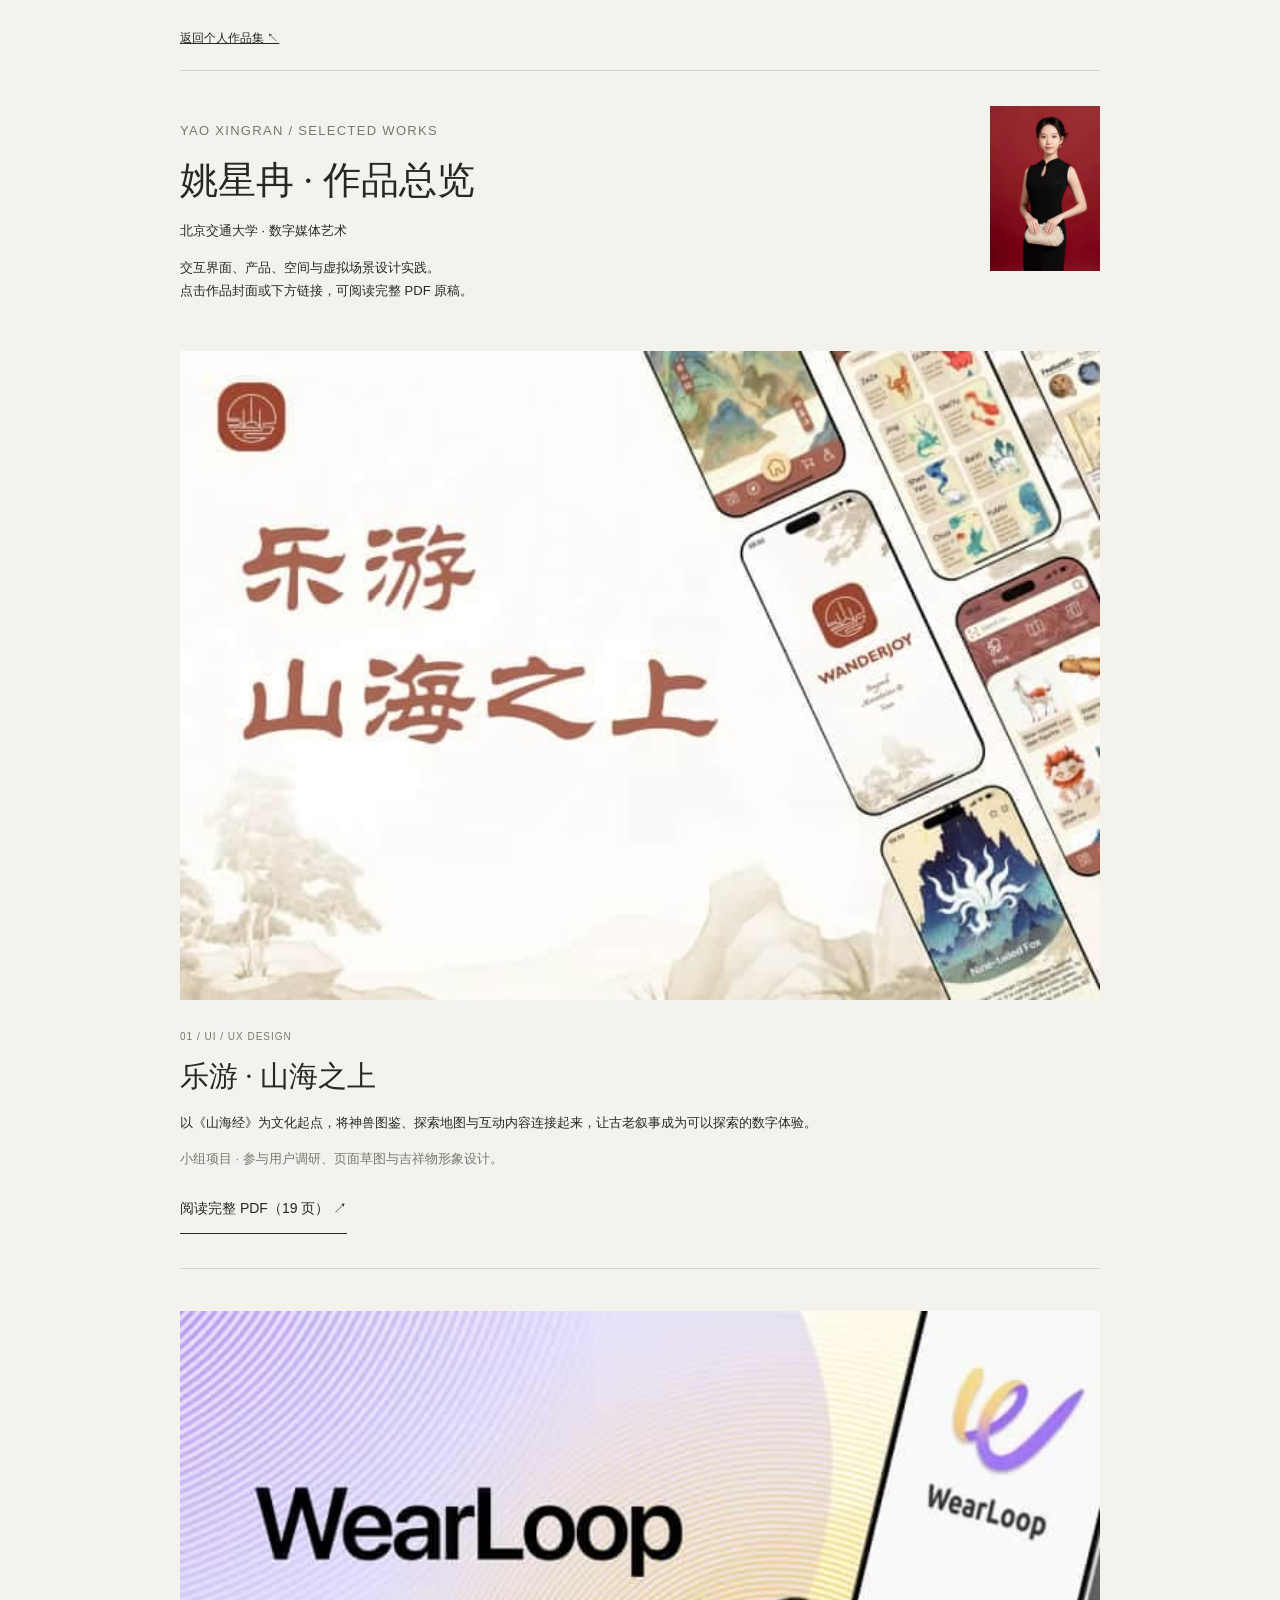
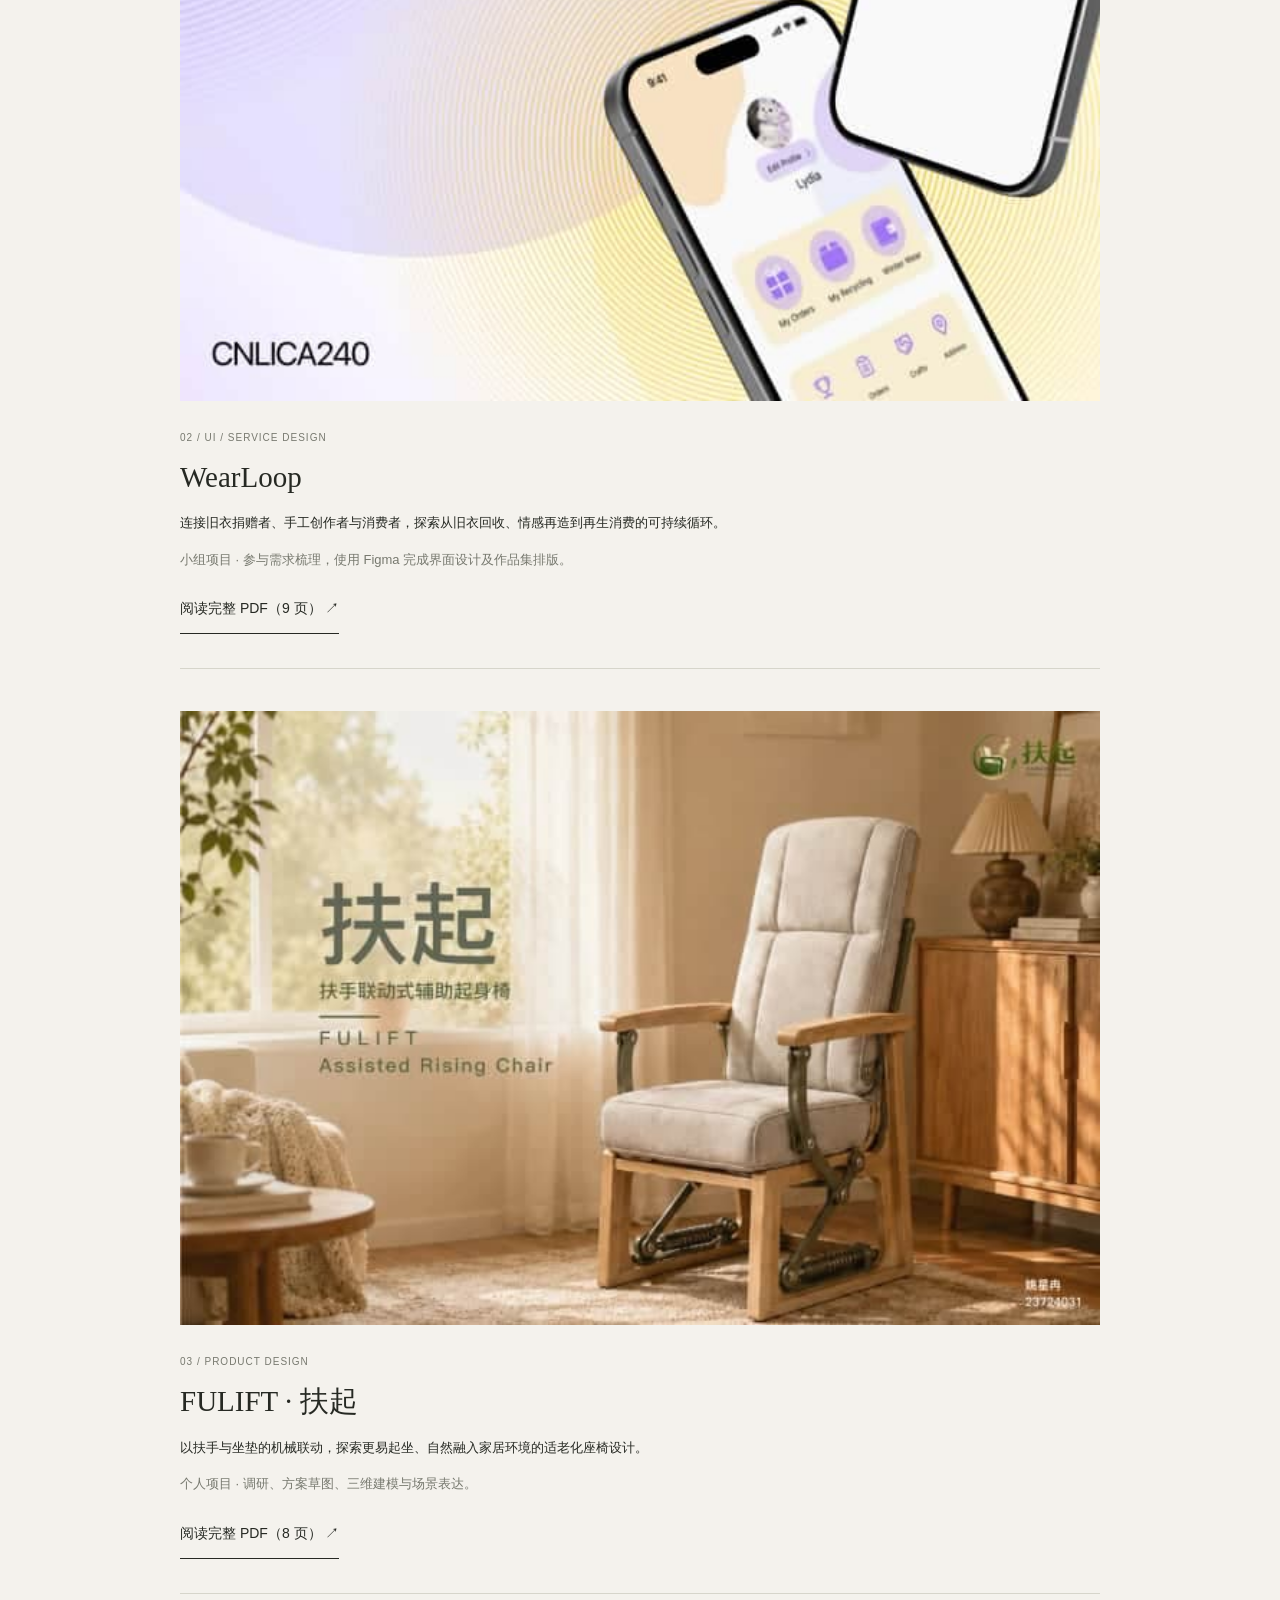
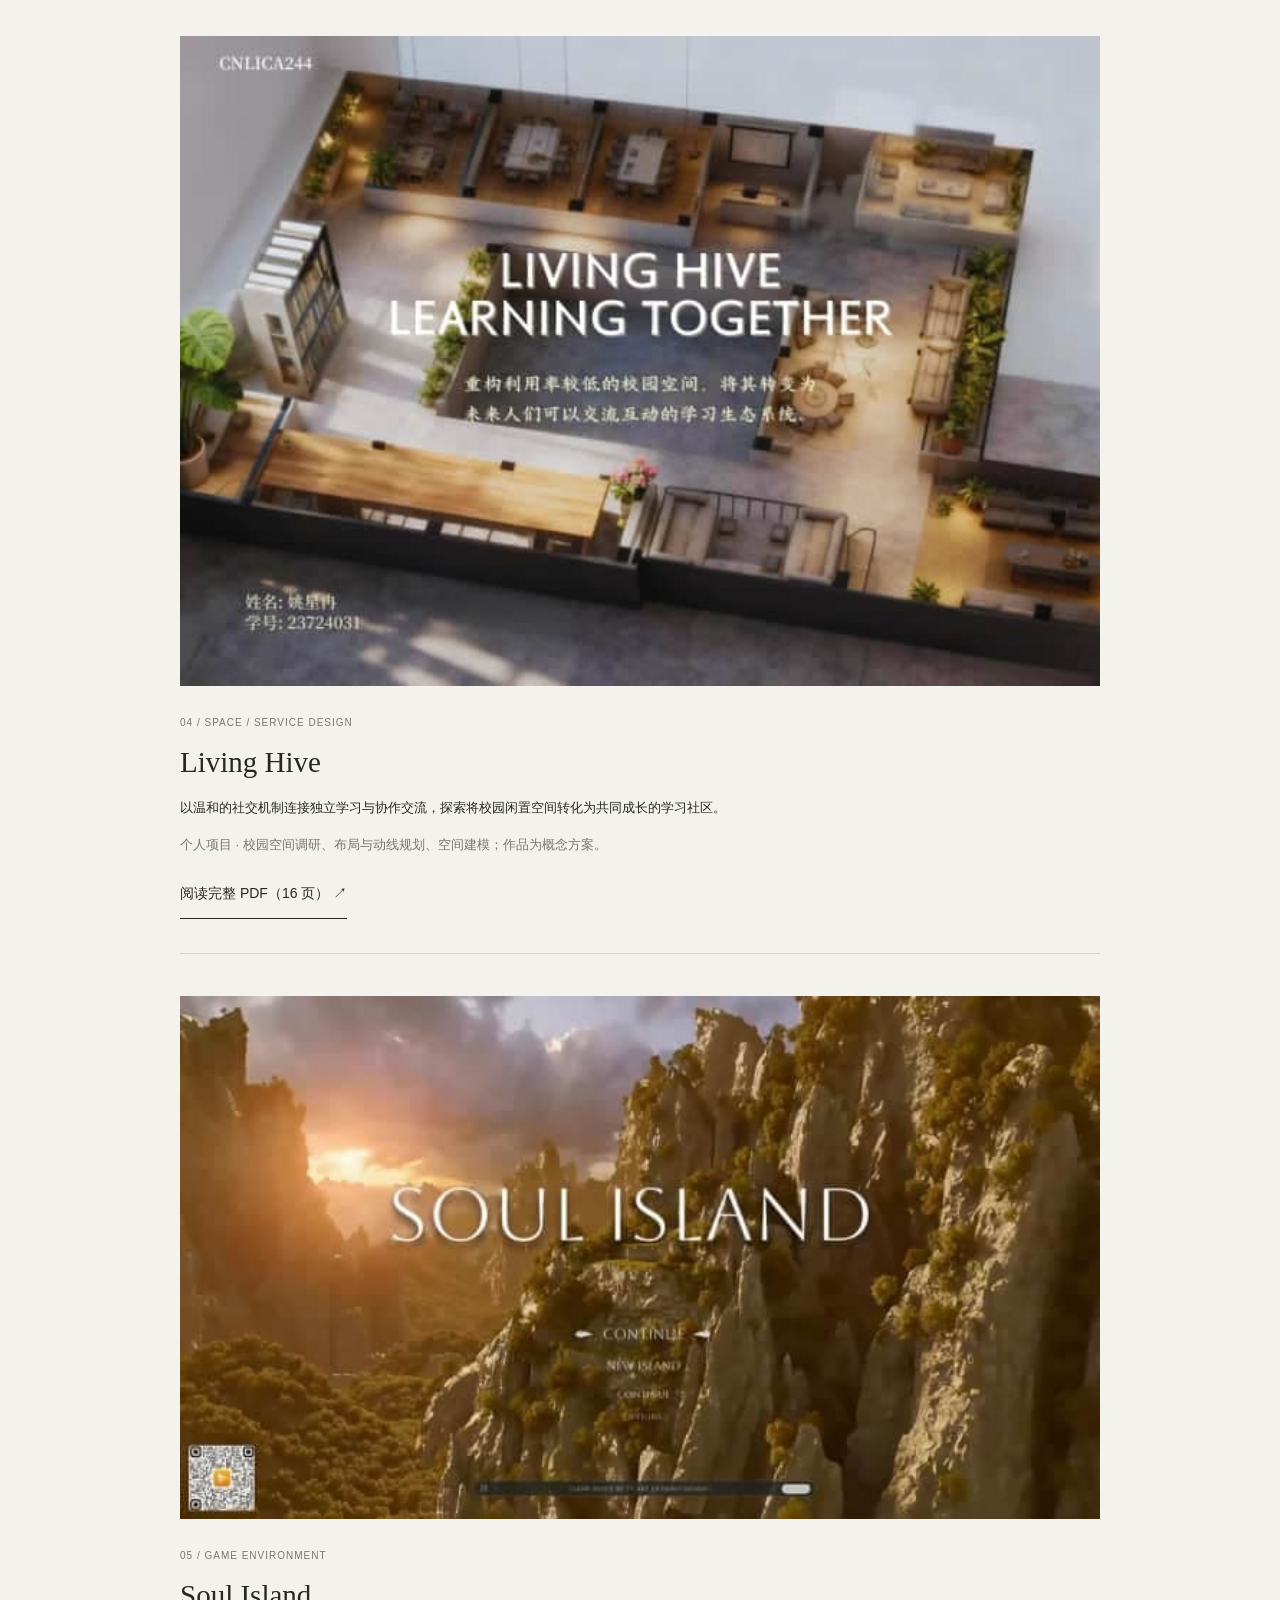
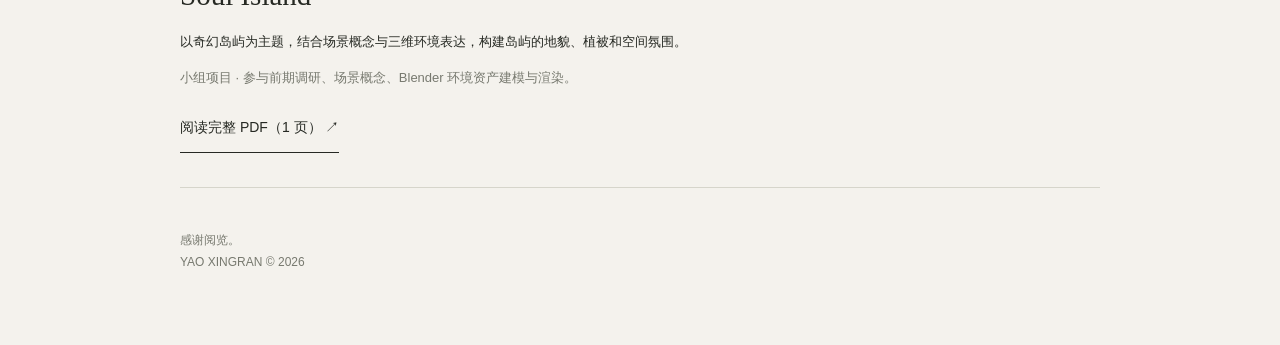
<file: standard.html>
<!doctype html><html lang="zh-CN"><head><meta charset="UTF-8"><meta name="viewport" content="width=device-width, initial-scale=1"><meta name="description" content="姚星冉的五个设计作品与完整PDF原稿。"><title>作品总览 · 姚星冉</title><style>body{margin:0;background:#f4f2ed;color:#262923;font-family:Arial,'Microsoft YaHei',sans-serif;line-height:1.8}.wrap{max-width:920px;margin:auto;padding:28px 24px 60px}a{color:inherit}img{border:0;max-width:100%}.nav{font-size:12px;border-bottom:1px solid #d6d5cb;padding-bottom:20px}.intro{padding:35px 0;overflow:hidden}.portrait{float:right;width:110px;margin:0 0 20px 25px}.eyebrow,.category{font-size:10px;letter-spacing:.1em;color:#77796f}h1{font-family:Georgia,'SimSun',serif;font-size:38px;font-weight:400;line-height:1.3;margin:14px 0}h2{font-family:Georgia,'SimSun',serif;font-size:29px;font-weight:400;margin:8px 0 14px;line-height:1.4}h2 a,.cover{text-decoration:none}.intro p{font-size:13px}.project{clear:both;margin:0 0 42px;padding:0 0 34px;border-bottom:1px solid #d6d5cb}.cover{display:block;background:#e9e6df}.cover img{display:block;width:100%;height:auto}.project-copy{padding:18px 0 0}.project-copy p{font-size:13px;max-width:760px}.project-copy .category{font-size:10px}.role{color:#77796f}.pdf{display:inline-block;font-size:14px;padding:12px 0;text-decoration:none;border-bottom:1px solid #262923}.footer{font-size:12px;color:#77796f}@media(max-width:480px){.wrap{padding:22px 20px 45px}.portrait{width:82px;margin-left:16px}h1{font-size:29px}h2{font-size:24px}}</style></head><body><div class="wrap"><div class="nav"><a href="index.html">返回个人作品集 ↖</a></div><div class="intro"><img class="portrait" src="[data-uri]" alt="姚星冉的个人肖像"><p class="eyebrow">YAO XINGRAN / SELECTED WORKS</p><h1>姚星冉 · 作品总览</h1><p>北京交通大学 · 数字媒体艺术</p><p>交互界面、产品、空间与虚拟场景设计实践。<br>点击作品封面或下方链接，可阅读完整 PDF 原稿。</p></div><div class="project"><a class="cover" href="assets/pdfs/shanhai.pdf"><img src="[data-uri]" alt="乐游 · 山海之上作品封面"></a><div class="project-copy"><p class="category">01 / UI / UX DESIGN</p><h2><a href="assets/pdfs/shanhai.pdf">乐游 · 山海之上</a></h2><p>以《山海经》为文化起点，将神兽图鉴、探索地图与互动内容连接起来，让古老叙事成为可以探索的数字体验。</p><p class="role">小组项目 · 参与用户调研、页面草图与吉祥物形象设计。</p><a class="pdf" href="assets/pdfs/shanhai.pdf">阅读完整 PDF（19 页） ↗</a></div></div><div class="project"><a class="cover" href="assets/pdfs/wearloop.pdf"><img src="[data-uri]" alt="WearLoop作品封面"></a><div class="project-copy"><p class="category">02 / UI / SERVICE DESIGN</p><h2><a href="assets/pdfs/wearloop.pdf">WearLoop</a></h2><p>连接旧衣捐赠者、手工创作者与消费者，探索从旧衣回收、情感再造到再生消费的可持续循环。</p><p class="role">小组项目 · 参与需求梳理，使用 Figma 完成界面设计及作品集排版。</p><a class="pdf" href="assets/pdfs/wearloop.pdf">阅读完整 PDF（9 页） ↗</a></div></div><div class="project"><a class="cover" href="assets/pdfs/fulift.pdf"><img src="[data-uri]" alt="FULIFT · 扶起作品封面"></a><div class="project-copy"><p class="category">03 / PRODUCT DESIGN</p><h2><a href="assets/pdfs/fulift.pdf">FULIFT · 扶起</a></h2><p>以扶手与坐垫的机械联动，探索更易起坐、自然融入家居环境的适老化座椅设计。</p><p class="role">个人项目 · 调研、方案草图、三维建模与场景表达。</p><a class="pdf" href="assets/pdfs/fulift.pdf">阅读完整 PDF（8 页） ↗</a></div></div><div class="project"><a class="cover" href="assets/pdfs/living-hive.pdf"><img src="[data-uri]" alt="Living Hive作品封面"></a><div class="project-copy"><p class="category">04 / SPACE / SERVICE DESIGN</p><h2><a href="assets/pdfs/living-hive.pdf">Living Hive</a></h2><p>以温和的社交机制连接独立学习与协作交流，探索将校园闲置空间转化为共同成长的学习社区。</p><p class="role">个人项目 · 校园空间调研、布局与动线规划、空间建模；作品为概念方案。</p><a class="pdf" href="assets/pdfs/living-hive.pdf">阅读完整 PDF（16 页） ↗</a></div></div><div class="project"><a class="cover" href="assets/pdfs/soul-island.pdf"><img src="[data-uri]" alt="Soul Island作品封面"></a><div class="project-copy"><p class="category">05 / GAME ENVIRONMENT</p><h2><a href="assets/pdfs/soul-island.pdf">Soul Island</a></h2><p>以奇幻岛屿为主题，结合场景概念与三维环境表达，构建岛屿的地貌、植被和空间氛围。</p><p class="role">小组项目 · 参与前期调研、场景概念、Blender 环境资产建模与渲染。</p><a class="pdf" href="assets/pdfs/soul-island.pdf">阅读完整 PDF（1 页） ↗</a></div></div><p class="footer">感谢阅览。<br>YAO XINGRAN © 2026</p></div></body></html>
</file>
